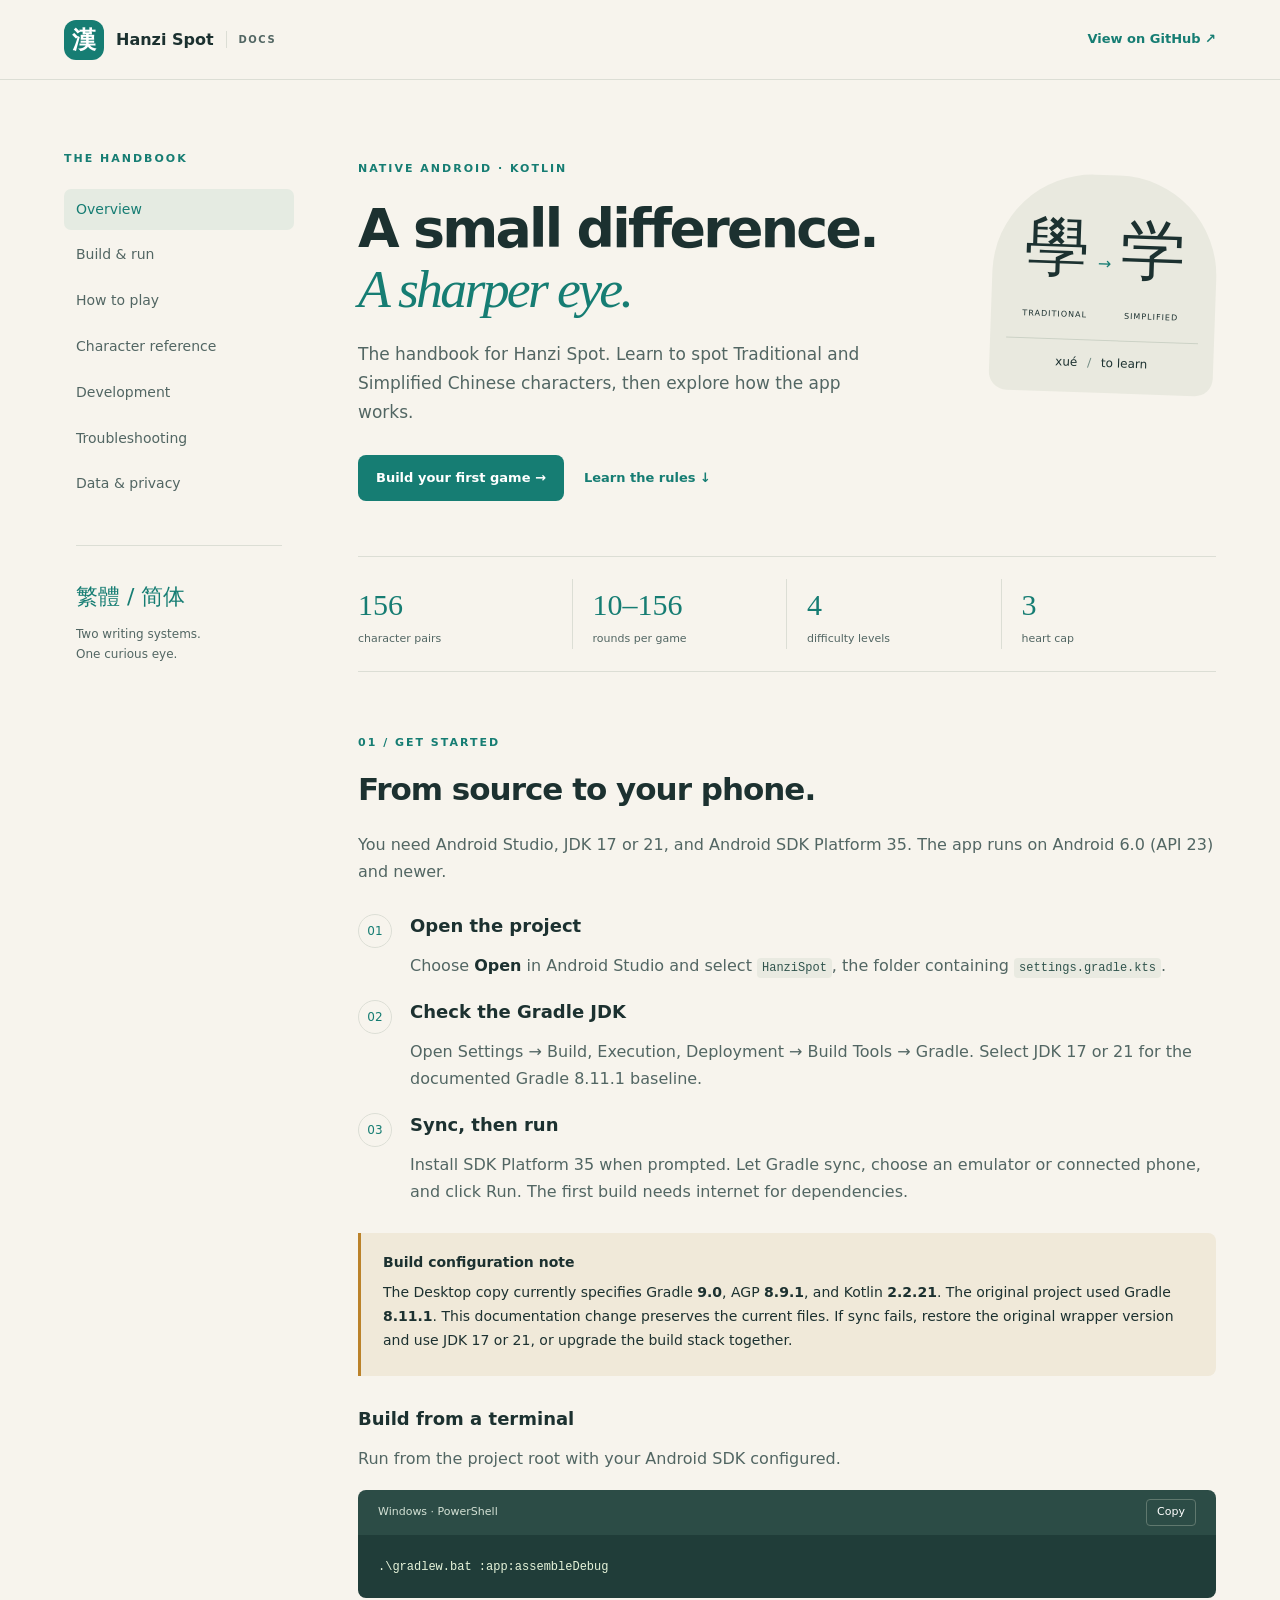
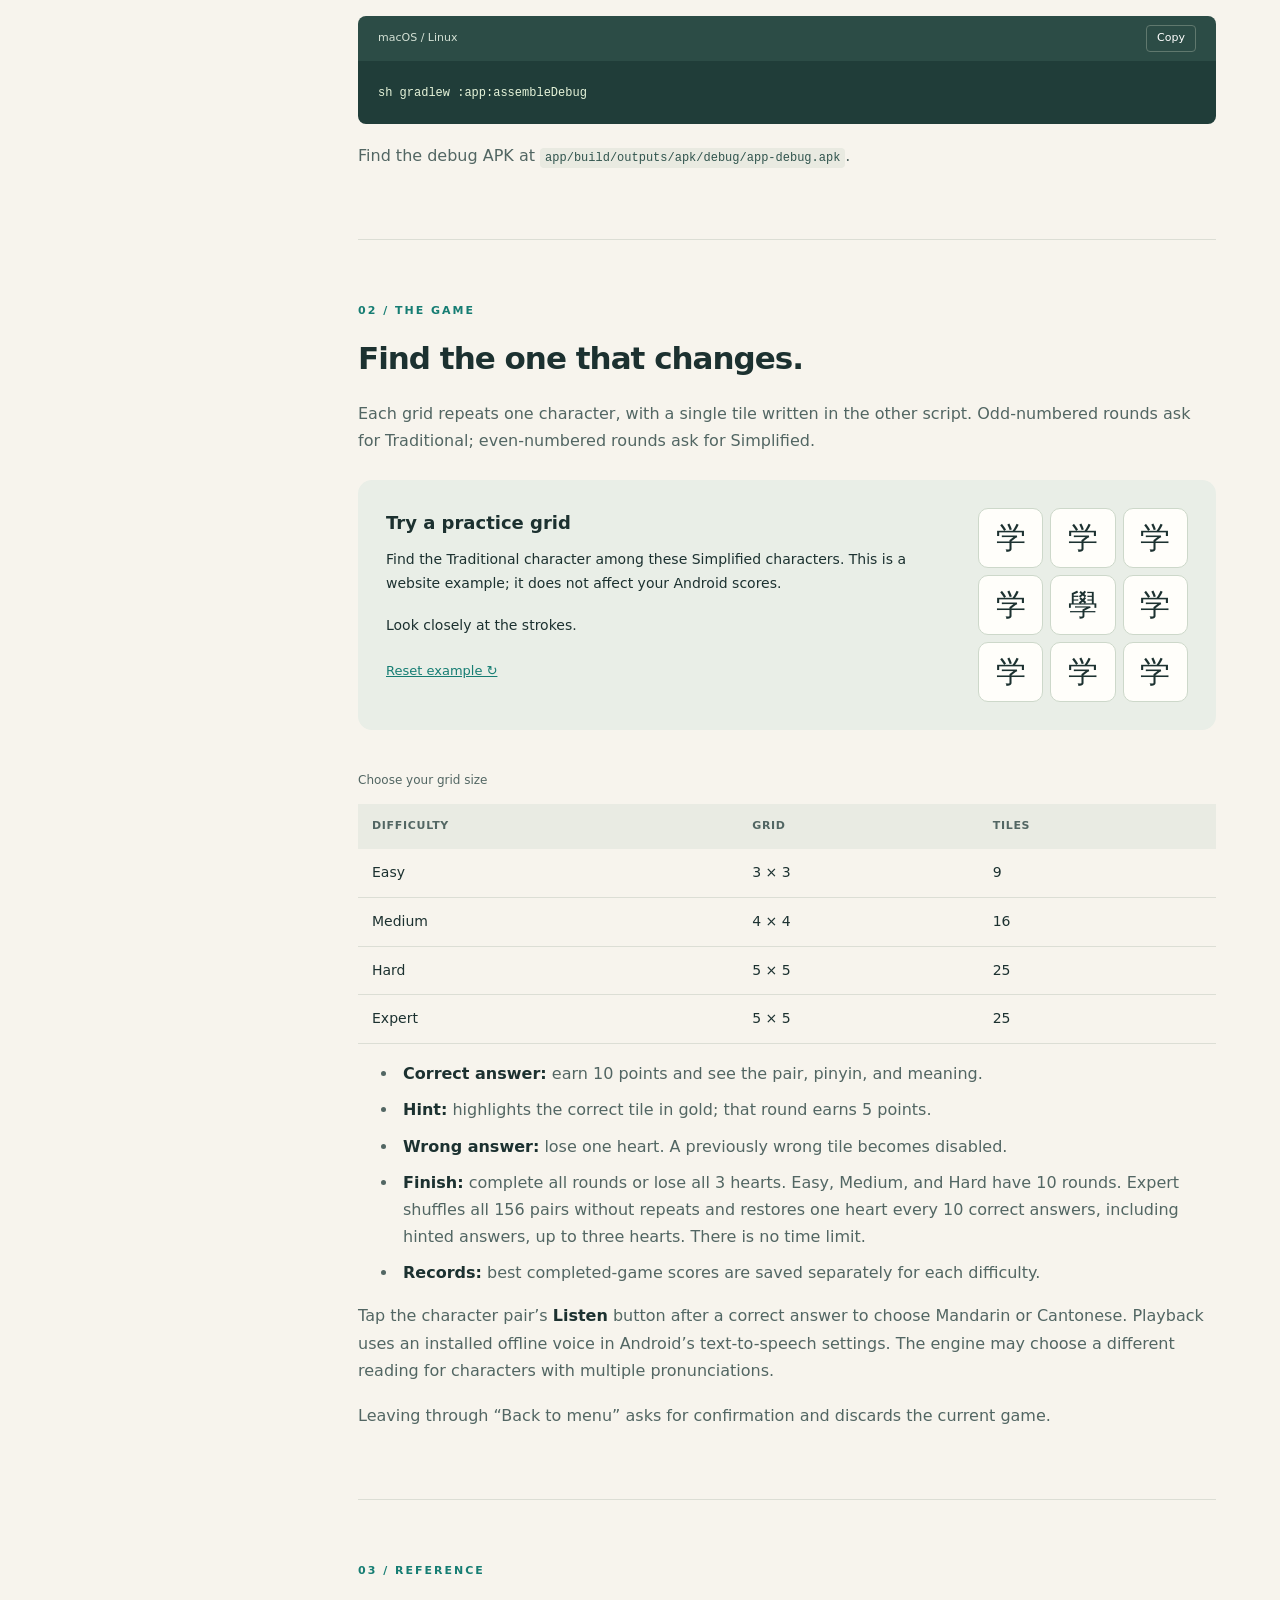
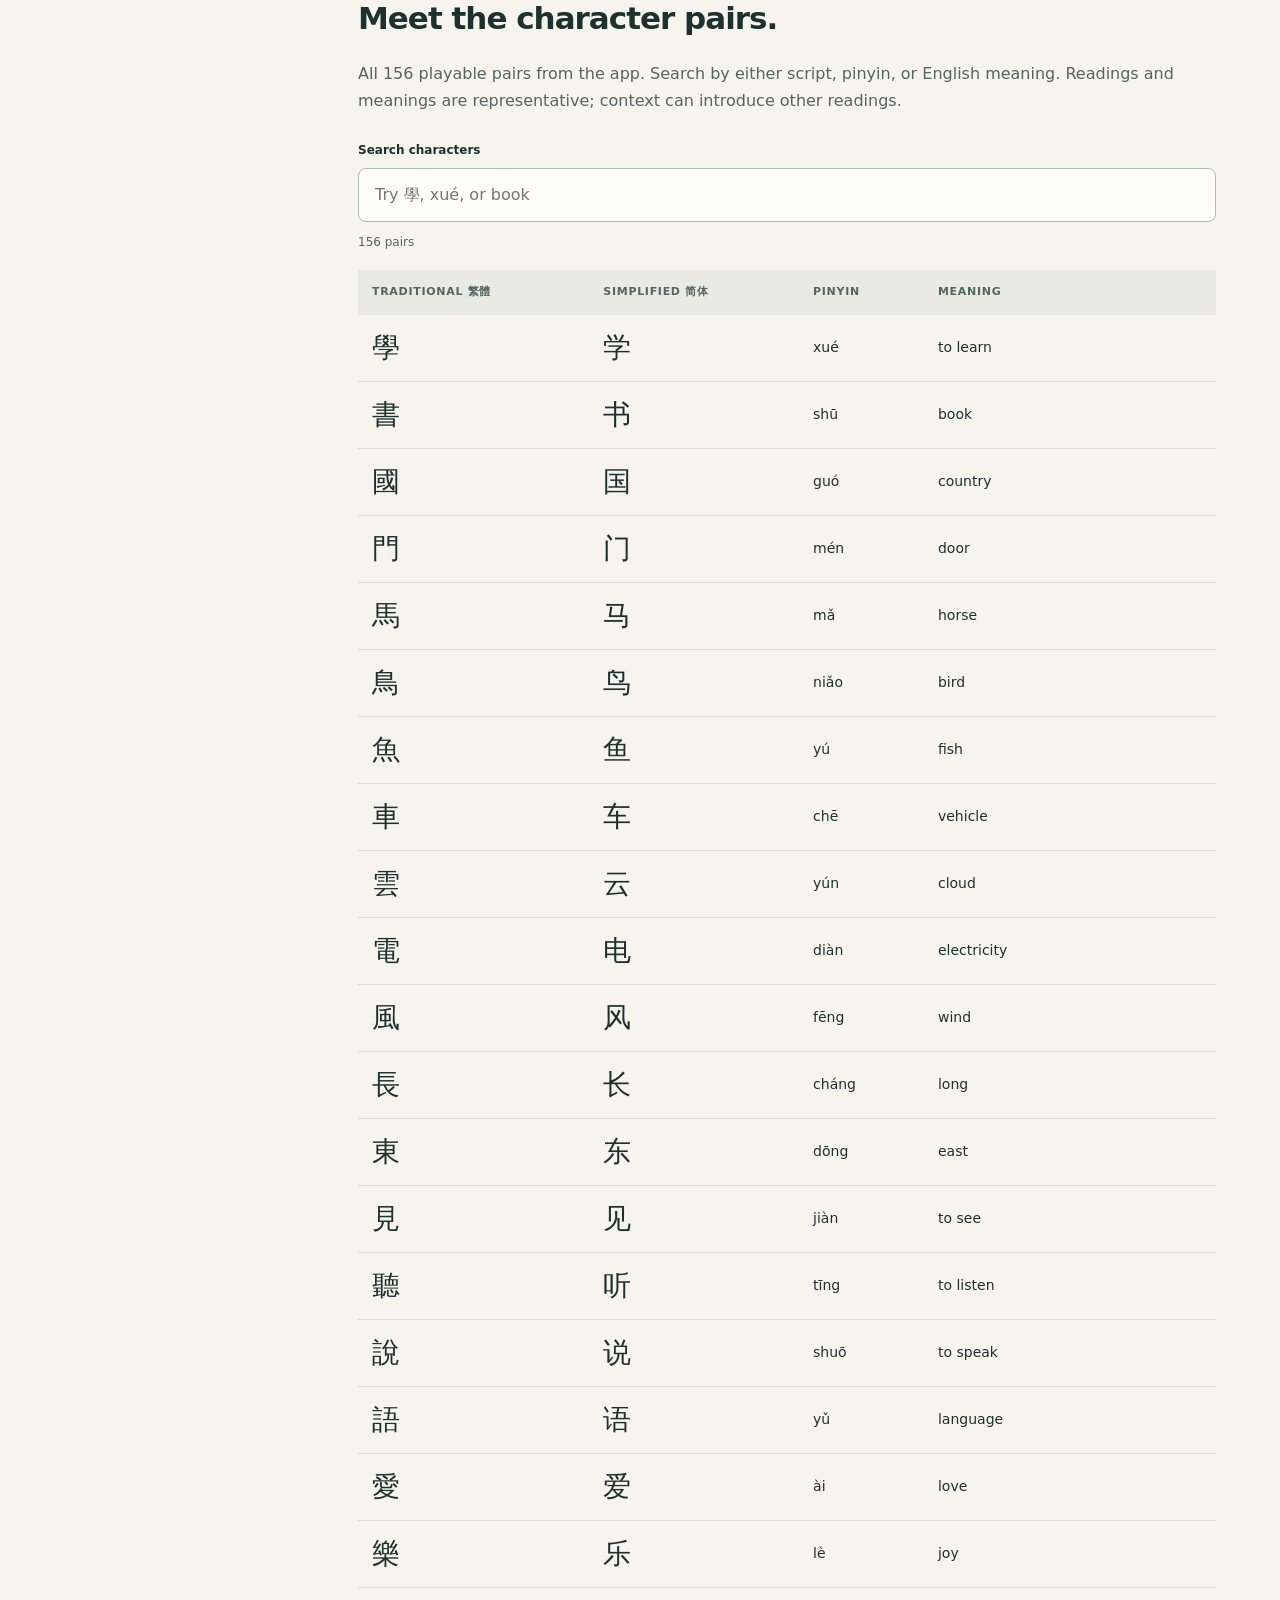
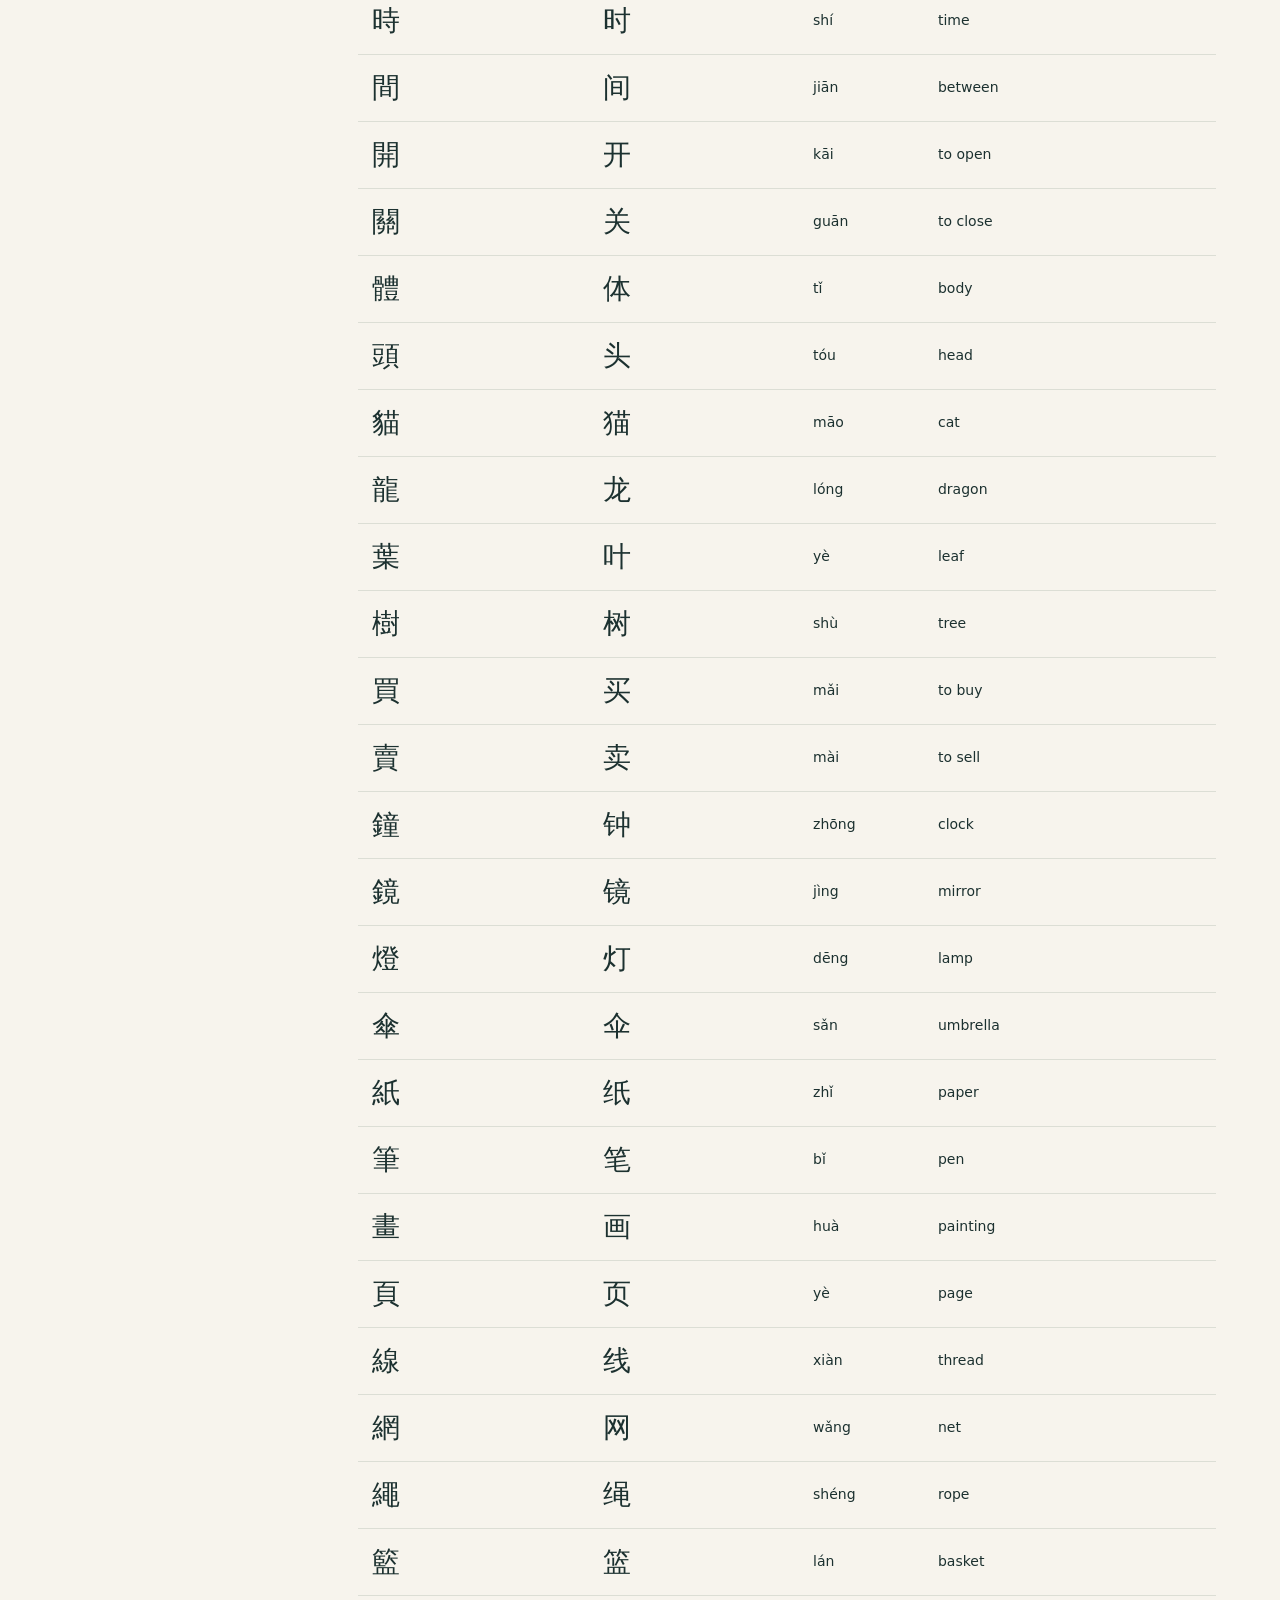
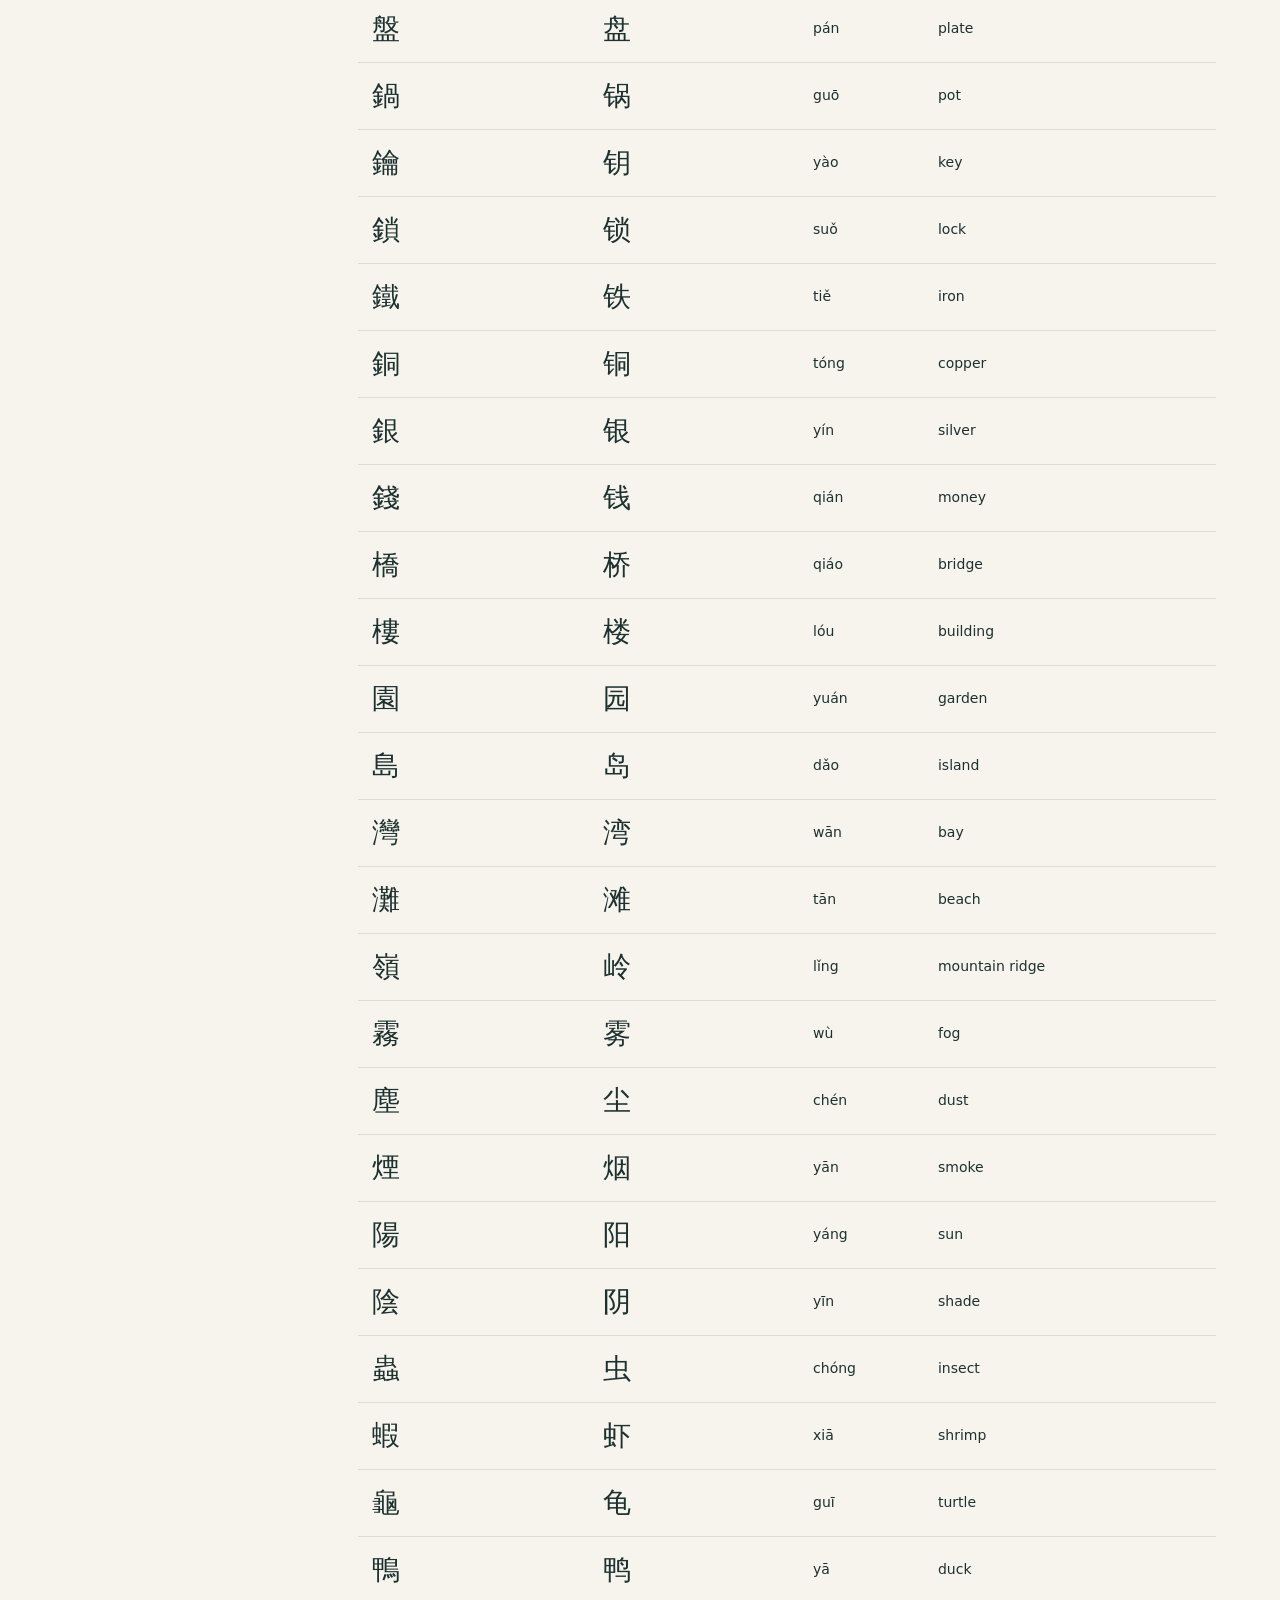
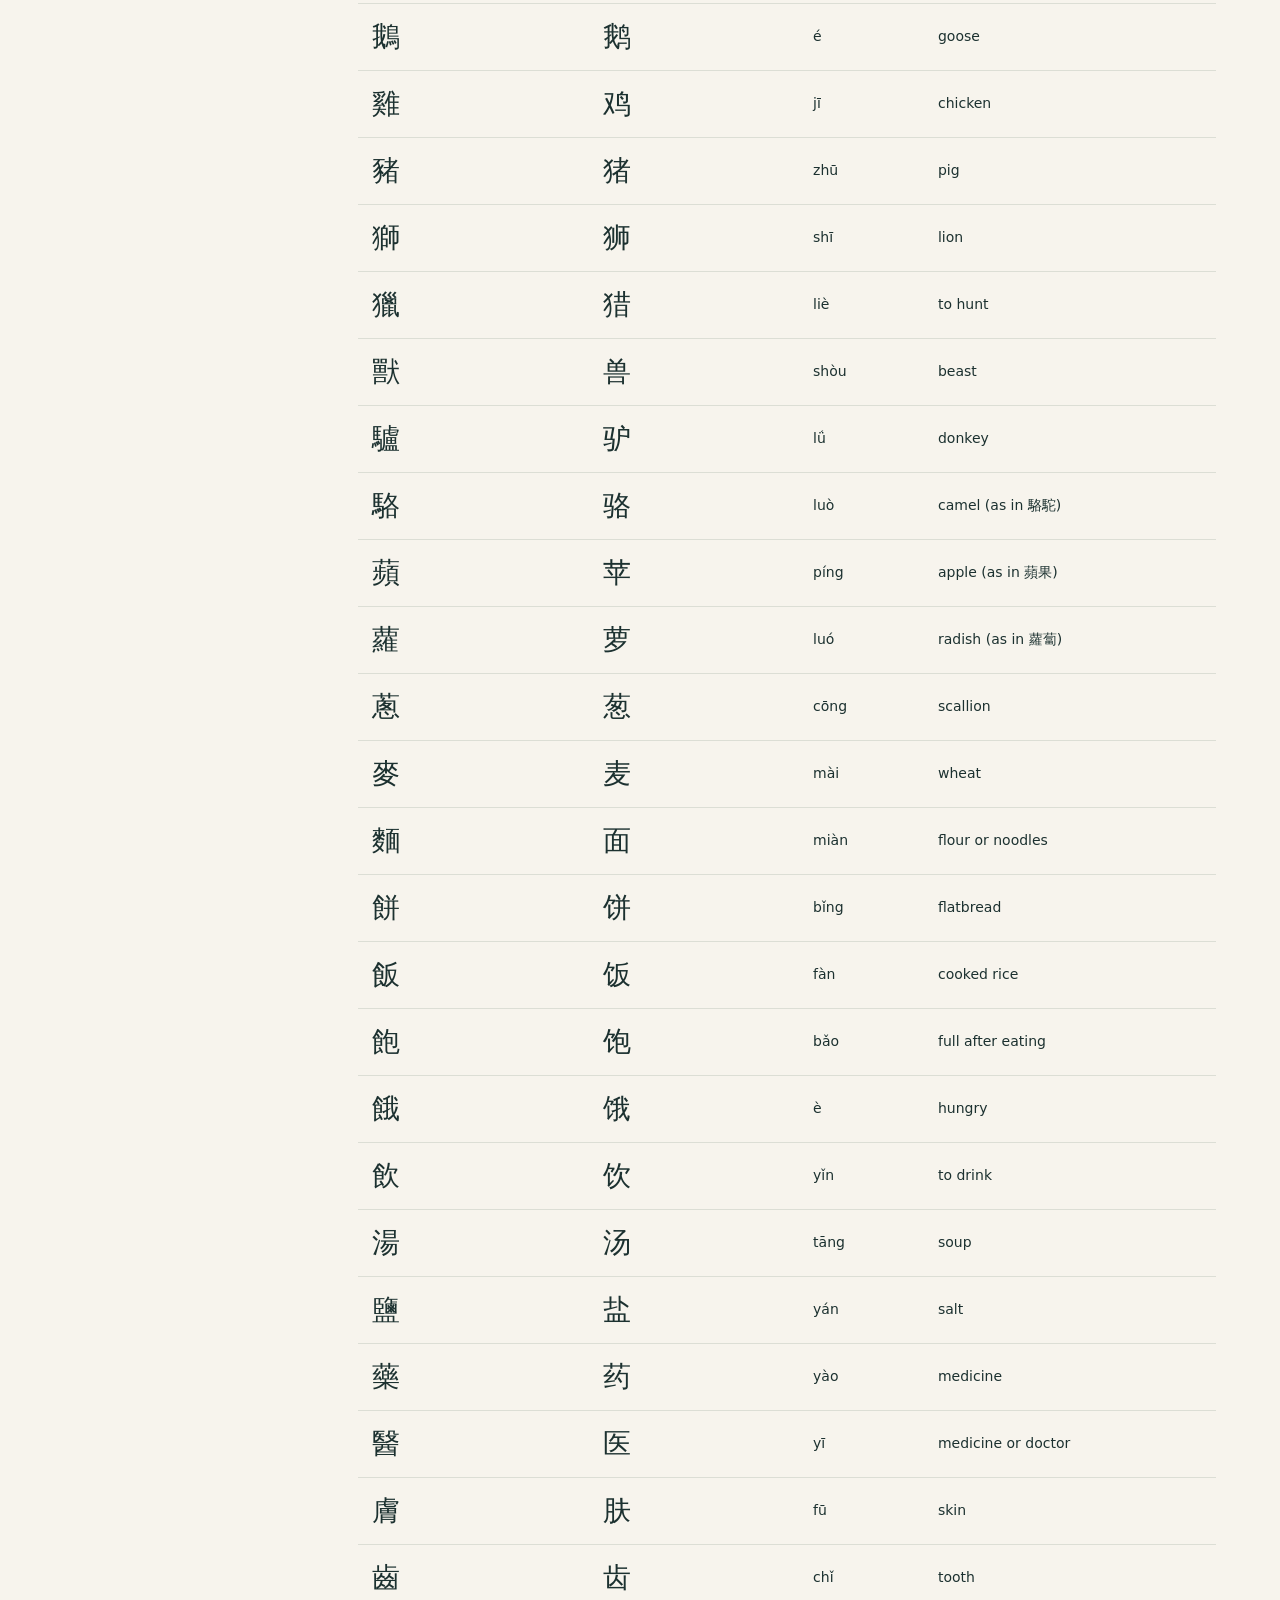
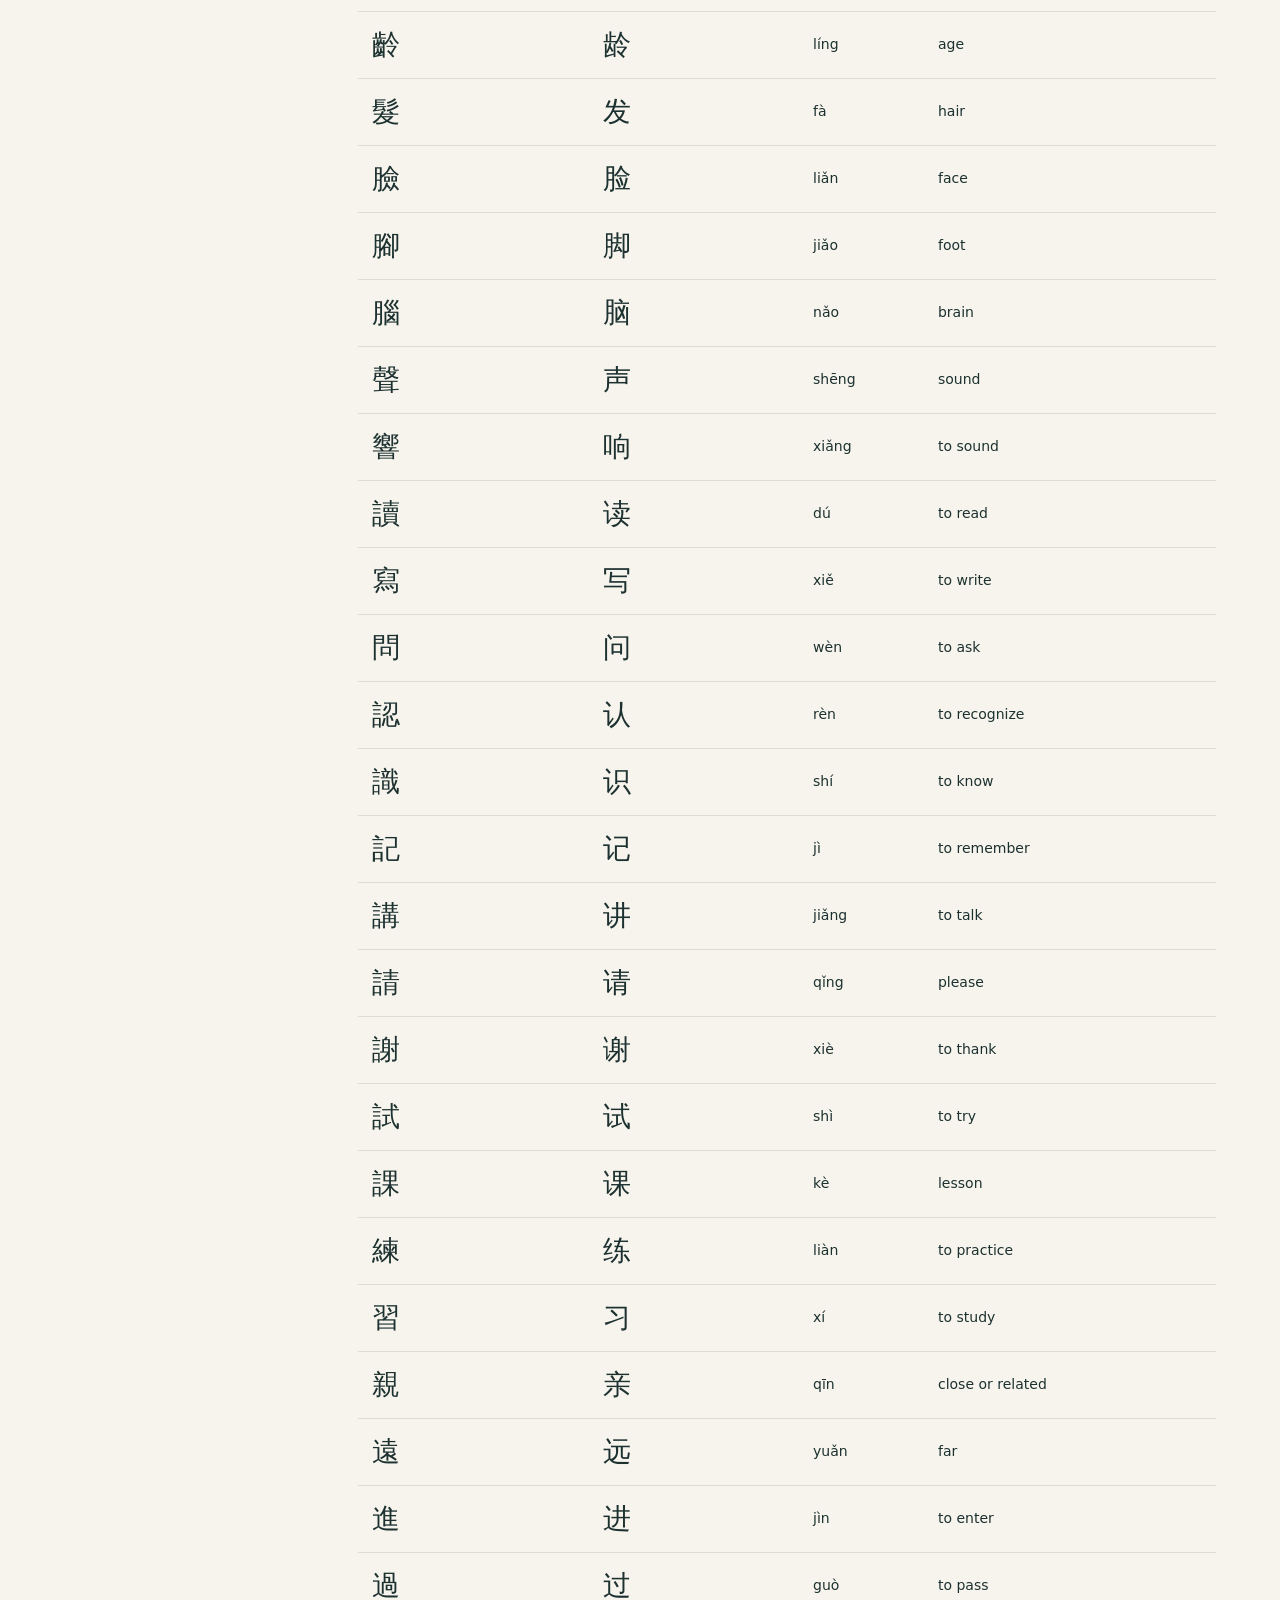
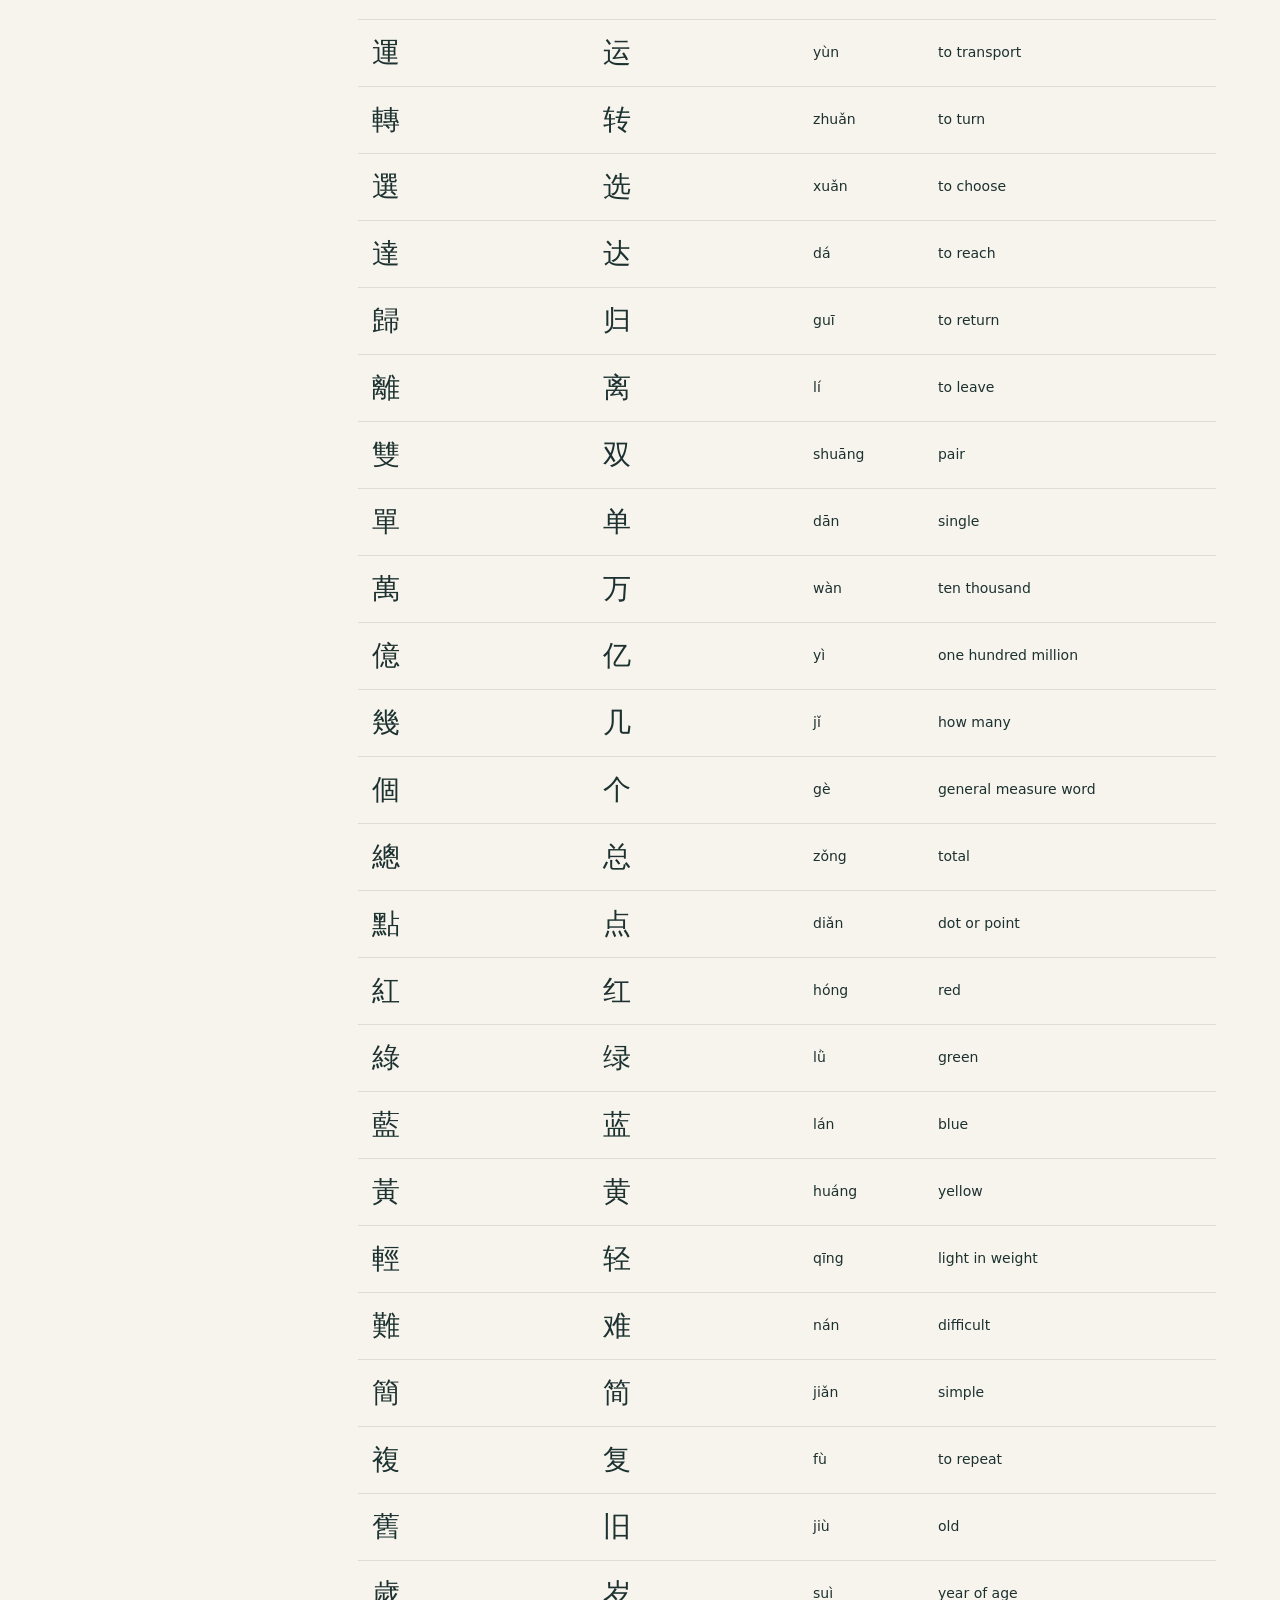
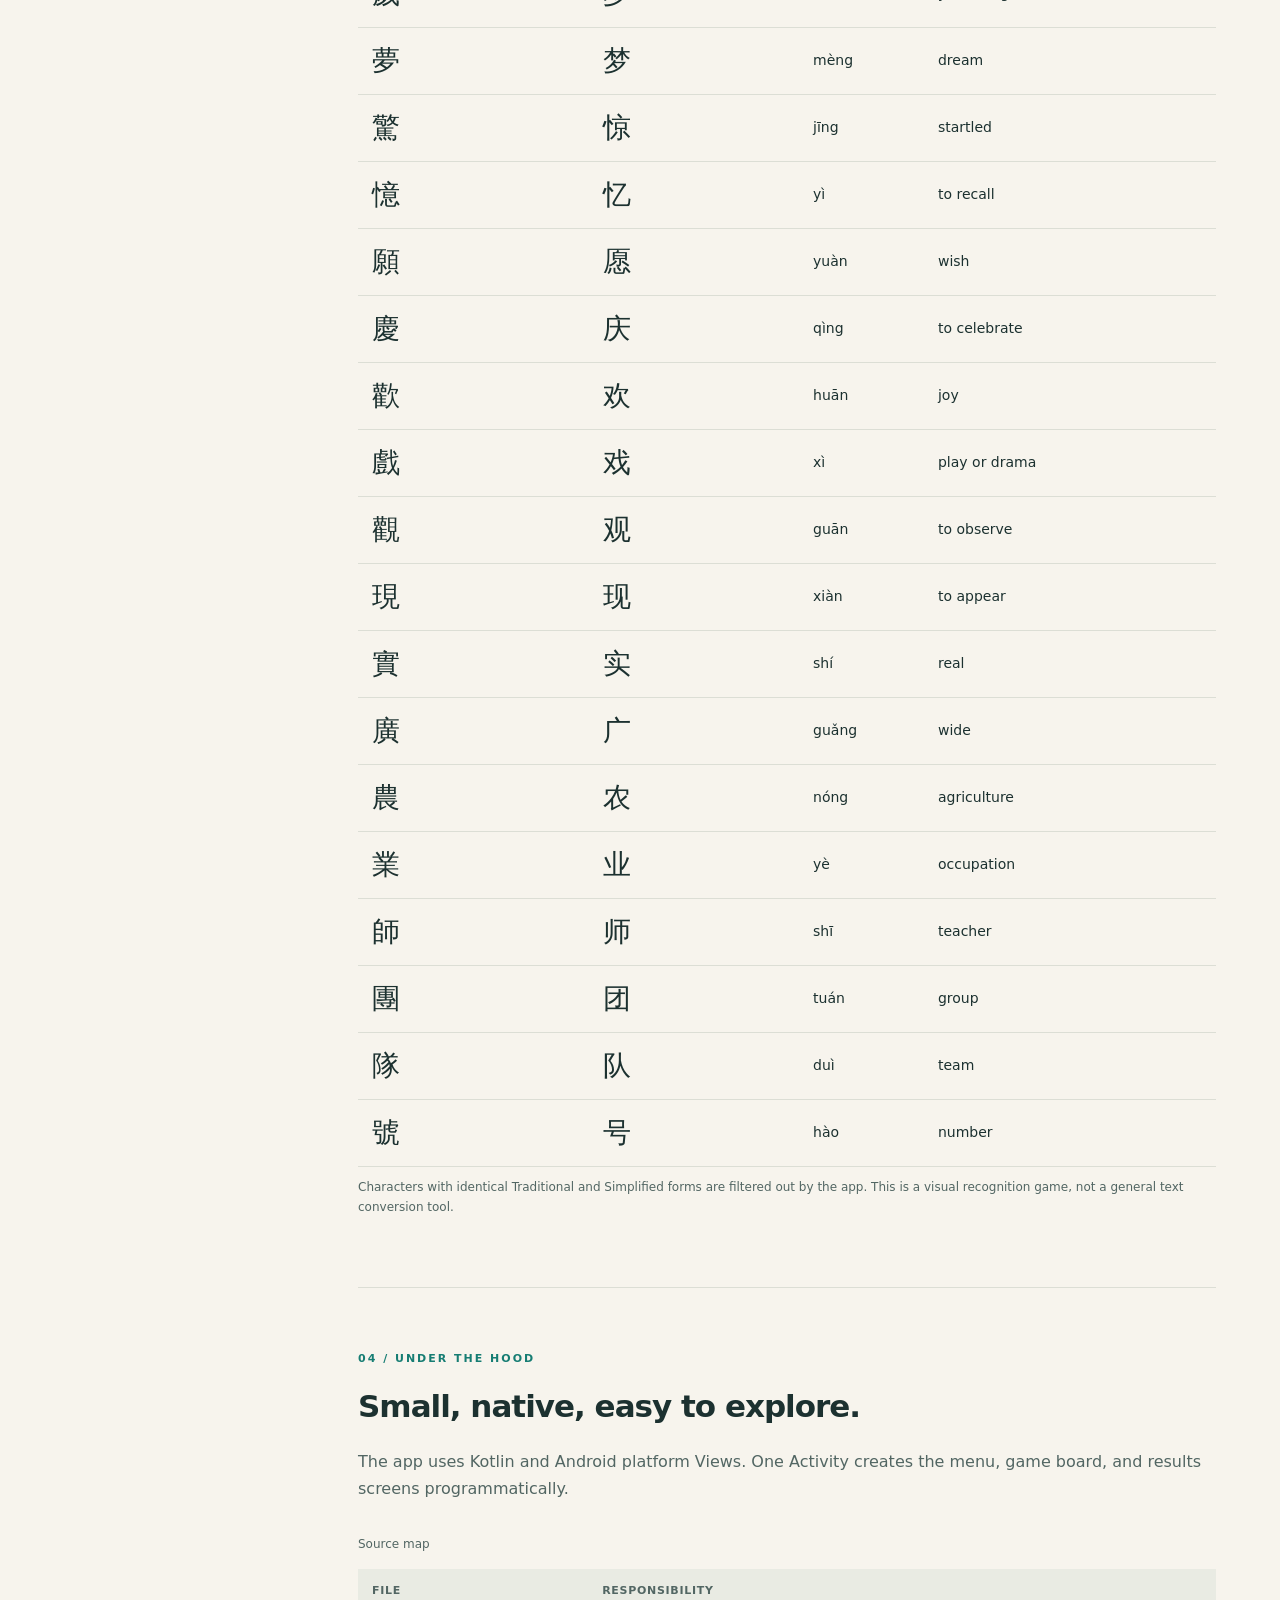
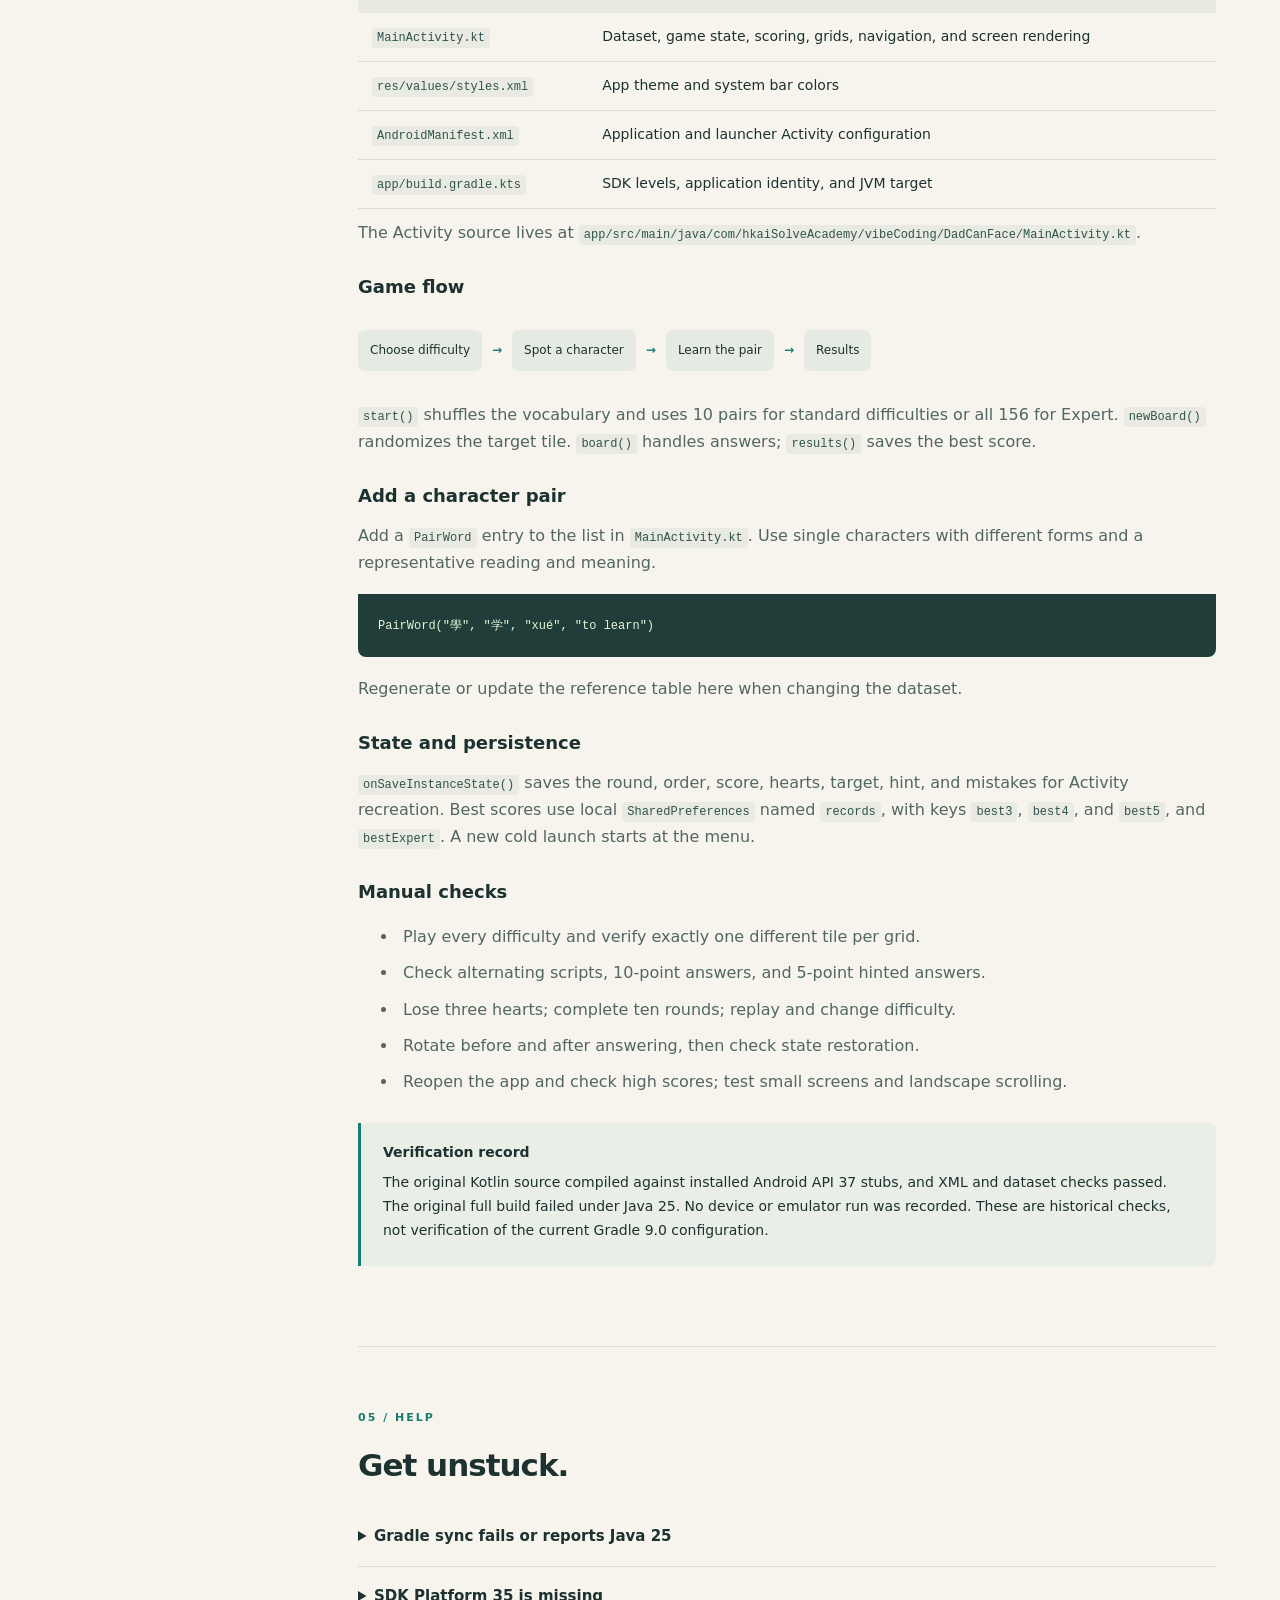
<file: doc/index.html>
<!doctype html>
<html lang="en"><head><meta charset="utf-8"><meta name="viewport" content="width=device-width, initial-scale=1"><meta name="description" content="The Hanzi Spot handbook: play, build, and extend a native Kotlin game for Traditional and Simplified Chinese characters."><meta name="theme-color" content="#167d73"><title>Hanzi Spot · Documentation</title><link rel="icon" href="favicon.svg" type="image/svg+xml"><link rel="stylesheet" href="style.css"><script src="app.js" defer></script></head>
<body><a class="skip" href="#content">Skip to content</a>
<header><a class="brand" href="#overview"><span class="mark" lang="zh">漢</span> Hanzi Spot <span class="tag">DOCS</span></a><a class="github" href="https://github.com/DadCanFace/HanziSpot">View on GitHub ↗</a></header>
<div class="layout"><aside><p class="nav-label">THE HANDBOOK</p><nav aria-label="Documentation"><a href="#overview">Overview</a><a href="#quickstart">Build & run</a><a href="#gameplay">How to play</a><a href="#characters">Character reference</a><a href="#development">Development</a><a href="#troubleshooting">Troubleshooting</a><a href="#privacy">Data & privacy</a></nav><div class="aside-note"><span lang="zh">繁體 / 简体</span><br>Two writing systems.<br>One curious eye.</div></aside>
<main id="content"><section id="overview" class="hero"><p class="eyebrow">NATIVE ANDROID · KOTLIN</p><h1>A small difference.<br><em>A sharper eye.</em></h1><p class="lede">The handbook for Hanzi Spot. Learn to spot Traditional and Simplified Chinese characters, then explore how the app works.</p><div class="actions"><a class="primary" href="#quickstart">Build your first game →</a><a href="#gameplay">Learn the rules ↓</a></div><div class="hero-pair" aria-label="Traditional xue to Simplified xue"><div><span lang="zh-Hant">學</span><small>TRADITIONAL</small></div><b>→</b><div><span lang="zh-Hans">学</span><small>SIMPLIFIED</small></div><p>xué <span> / </span> to learn</p></div></section>
<div class="facts"><div><strong>156</strong><span>character pairs</span></div><div><strong>10–156</strong><span>rounds per game</span></div><div><strong>4</strong><span>difficulty levels</span></div><div><strong>3</strong><span>heart cap</span></div></div>
<section id="quickstart"><p class="eyebrow">01 / GET STARTED</p><h2>From source to your phone.</h2><p>You need Android Studio, JDK 17 or 21, and Android SDK Platform 35. The app runs on Android 6.0 (API 23) and newer.</p><ol class="steps"><li><h3>Open the project</h3><p>Choose <strong>Open</strong> in Android Studio and select <code>HanziSpot</code>, the folder containing <code>settings.gradle.kts</code>.</p></li><li><h3>Check the Gradle JDK</h3><p>Open Settings → Build, Execution, Deployment → Build Tools → Gradle. Select JDK 17 or 21 for the documented Gradle 8.11.1 baseline.</p></li><li><h3>Sync, then run</h3><p>Install SDK Platform 35 when prompted. Let Gradle sync, choose an emulator or connected phone, and click Run. The first build needs internet for dependencies.</p></li></ol>
<div class="callout"><strong>Build configuration note</strong><p>The Desktop copy currently specifies Gradle <strong>9.0</strong>, AGP <strong>8.9.1</strong>, and Kotlin <strong>2.2.21</strong>. The original project used Gradle <strong>8.11.1</strong>. This documentation change preserves the current files. If sync fails, restore the original wrapper version and use JDK 17 or 21, or upgrade the build stack together.</p></div>
<h3>Build from a terminal</h3><p>Run from the project root with your Android SDK configured.</p><div class="code-head"><span>Windows · PowerShell</span><button class="copy" data-copy=".\gradlew.bat :app:assembleDebug">Copy</button></div><pre><code>.\gradlew.bat :app:assembleDebug</code></pre><div class="code-head"><span>macOS / Linux</span><button class="copy" data-copy="sh gradlew :app:assembleDebug">Copy</button></div><pre><code>sh gradlew :app:assembleDebug</code></pre><p>Find the debug APK at <code>app/build/outputs/apk/debug/app-debug.apk</code>.</p></section>
<section id="gameplay"><p class="eyebrow">02 / THE GAME</p><h2>Find the one that changes.</h2><p>Each grid repeats one character, with a single tile written in the other script. Odd-numbered rounds ask for Traditional; even-numbered rounds ask for Simplified.</p><div class="play-example"><div><h3>Try a practice grid</h3><p>Find the Traditional character among these Simplified characters. This is a website example; it does not affect your Android scores.</p><p id="demo-status" role="status" aria-live="polite">Look closely at the strokes.</p><button id="demo-reset" class="text-button">Reset example ↻</button></div><div id="demo-grid" aria-label="Practice character grid"></div></div>
<div class="table-wrap"><table><caption>Choose your grid size</caption><thead><tr><th>Difficulty</th><th>Grid</th><th>Tiles</th></tr></thead><tbody><tr><td>Easy</td><td>3 × 3</td><td>9</td></tr><tr><td>Medium</td><td>4 × 4</td><td>16</td></tr><tr><td>Hard</td><td>5 × 5</td><td>25</td></tr><tr><td>Expert</td><td>5 × 5</td><td>25</td></tr></tbody></table></div><ul><li><strong>Correct answer:</strong> earn 10 points and see the pair, pinyin, and meaning.</li><li><strong>Hint:</strong> highlights the correct tile in gold; that round earns 5 points.</li><li><strong>Wrong answer:</strong> lose one heart. A previously wrong tile becomes disabled.</li><li><strong>Finish:</strong> complete all rounds or lose all 3 hearts. Easy, Medium, and Hard have 10 rounds. Expert shuffles all 156 pairs without repeats and restores one heart every 10 correct answers, including hinted answers, up to three hearts. There is no time limit.</li><li><strong>Records:</strong> best completed-game scores are saved separately for each difficulty.</li></ul><p>Tap the character pair’s <strong>Listen</strong> button after a correct answer to choose Mandarin or Cantonese. Playback uses an installed offline voice in Android’s text-to-speech settings. The engine may choose a different reading for characters with multiple pronunciations.</p><p>Leaving through “Back to menu” asks for confirmation and discards the current game.</p></section>
<section id="characters"><p class="eyebrow">03 / REFERENCE</p><h2>Meet the character pairs.</h2><p>All 156 playable pairs from the app. Search by either script, pinyin, or English meaning. Readings and meanings are representative; context can introduce other readings.</p><label class="search-label" for="search">Search characters</label><input type="search" id="search" placeholder="Try 學, xué, or book" autocomplete="off"><p class="result-count" id="result-count" role="status">156 pairs</p><div class="table-wrap"><table id="pair-table"><caption class="sr-only">Playable Traditional and Simplified character pairs</caption><thead><tr><th>Traditional 繁體</th><th>Simplified 简体</th><th>Pinyin</th><th>Meaning</th></tr></thead><tbody><tr><td lang="zh-Hant">學</td><td lang="zh-Hans">学</td><td>xué</td><td>to learn</td></tr>
<tr><td lang="zh-Hant">書</td><td lang="zh-Hans">书</td><td>shū</td><td>book</td></tr>
<tr><td lang="zh-Hant">國</td><td lang="zh-Hans">国</td><td>guó</td><td>country</td></tr>
<tr><td lang="zh-Hant">門</td><td lang="zh-Hans">门</td><td>mén</td><td>door</td></tr>
<tr><td lang="zh-Hant">馬</td><td lang="zh-Hans">马</td><td>mǎ</td><td>horse</td></tr>
<tr><td lang="zh-Hant">鳥</td><td lang="zh-Hans">鸟</td><td>niǎo</td><td>bird</td></tr>
<tr><td lang="zh-Hant">魚</td><td lang="zh-Hans">鱼</td><td>yú</td><td>fish</td></tr>
<tr><td lang="zh-Hant">車</td><td lang="zh-Hans">车</td><td>chē</td><td>vehicle</td></tr>
<tr><td lang="zh-Hant">雲</td><td lang="zh-Hans">云</td><td>yún</td><td>cloud</td></tr>
<tr><td lang="zh-Hant">電</td><td lang="zh-Hans">电</td><td>diàn</td><td>electricity</td></tr>
<tr><td lang="zh-Hant">風</td><td lang="zh-Hans">风</td><td>fēng</td><td>wind</td></tr>
<tr><td lang="zh-Hant">長</td><td lang="zh-Hans">长</td><td>cháng</td><td>long</td></tr>
<tr><td lang="zh-Hant">東</td><td lang="zh-Hans">东</td><td>dōng</td><td>east</td></tr>
<tr><td lang="zh-Hant">見</td><td lang="zh-Hans">见</td><td>jiàn</td><td>to see</td></tr>
<tr><td lang="zh-Hant">聽</td><td lang="zh-Hans">听</td><td>tīng</td><td>to listen</td></tr>
<tr><td lang="zh-Hant">說</td><td lang="zh-Hans">说</td><td>shuō</td><td>to speak</td></tr>
<tr><td lang="zh-Hant">語</td><td lang="zh-Hans">语</td><td>yǔ</td><td>language</td></tr>
<tr><td lang="zh-Hant">愛</td><td lang="zh-Hans">爱</td><td>ài</td><td>love</td></tr>
<tr><td lang="zh-Hant">樂</td><td lang="zh-Hans">乐</td><td>lè</td><td>joy</td></tr>
<tr><td lang="zh-Hant">時</td><td lang="zh-Hans">时</td><td>shí</td><td>time</td></tr>
<tr><td lang="zh-Hant">間</td><td lang="zh-Hans">间</td><td>jiān</td><td>between</td></tr>
<tr><td lang="zh-Hant">開</td><td lang="zh-Hans">开</td><td>kāi</td><td>to open</td></tr>
<tr><td lang="zh-Hant">關</td><td lang="zh-Hans">关</td><td>guān</td><td>to close</td></tr>
<tr><td lang="zh-Hant">體</td><td lang="zh-Hans">体</td><td>tǐ</td><td>body</td></tr>
<tr><td lang="zh-Hant">頭</td><td lang="zh-Hans">头</td><td>tóu</td><td>head</td></tr>
<tr><td lang="zh-Hant">貓</td><td lang="zh-Hans">猫</td><td>māo</td><td>cat</td></tr>
<tr><td lang="zh-Hant">龍</td><td lang="zh-Hans">龙</td><td>lóng</td><td>dragon</td></tr>
<tr><td lang="zh-Hant">葉</td><td lang="zh-Hans">叶</td><td>yè</td><td>leaf</td></tr>
<tr><td lang="zh-Hant">樹</td><td lang="zh-Hans">树</td><td>shù</td><td>tree</td></tr>
<tr><td lang="zh-Hant">買</td><td lang="zh-Hans">买</td><td>mǎi</td><td>to buy</td></tr>
<tr><td lang="zh-Hant">賣</td><td lang="zh-Hans">卖</td><td>mài</td><td>to sell</td></tr>
<tr><td lang="zh-Hant">鐘</td><td lang="zh-Hans">钟</td><td>zhōng</td><td>clock</td></tr>
<tr><td lang="zh-Hant">鏡</td><td lang="zh-Hans">镜</td><td>jìng</td><td>mirror</td></tr>
<tr><td lang="zh-Hant">燈</td><td lang="zh-Hans">灯</td><td>dēng</td><td>lamp</td></tr>
<tr><td lang="zh-Hant">傘</td><td lang="zh-Hans">伞</td><td>sǎn</td><td>umbrella</td></tr>
<tr><td lang="zh-Hant">紙</td><td lang="zh-Hans">纸</td><td>zhǐ</td><td>paper</td></tr>
<tr><td lang="zh-Hant">筆</td><td lang="zh-Hans">笔</td><td>bǐ</td><td>pen</td></tr>
<tr><td lang="zh-Hant">畫</td><td lang="zh-Hans">画</td><td>huà</td><td>painting</td></tr>
<tr><td lang="zh-Hant">頁</td><td lang="zh-Hans">页</td><td>yè</td><td>page</td></tr>
<tr><td lang="zh-Hant">線</td><td lang="zh-Hans">线</td><td>xiàn</td><td>thread</td></tr>
<tr><td lang="zh-Hant">網</td><td lang="zh-Hans">网</td><td>wǎng</td><td>net</td></tr>
<tr><td lang="zh-Hant">繩</td><td lang="zh-Hans">绳</td><td>shéng</td><td>rope</td></tr>
<tr><td lang="zh-Hant">籃</td><td lang="zh-Hans">篮</td><td>lán</td><td>basket</td></tr>
<tr><td lang="zh-Hant">盤</td><td lang="zh-Hans">盘</td><td>pán</td><td>plate</td></tr>
<tr><td lang="zh-Hant">鍋</td><td lang="zh-Hans">锅</td><td>guō</td><td>pot</td></tr>
<tr><td lang="zh-Hant">鑰</td><td lang="zh-Hans">钥</td><td>yào</td><td>key</td></tr>
<tr><td lang="zh-Hant">鎖</td><td lang="zh-Hans">锁</td><td>suǒ</td><td>lock</td></tr>
<tr><td lang="zh-Hant">鐵</td><td lang="zh-Hans">铁</td><td>tiě</td><td>iron</td></tr>
<tr><td lang="zh-Hant">銅</td><td lang="zh-Hans">铜</td><td>tóng</td><td>copper</td></tr>
<tr><td lang="zh-Hant">銀</td><td lang="zh-Hans">银</td><td>yín</td><td>silver</td></tr>
<tr><td lang="zh-Hant">錢</td><td lang="zh-Hans">钱</td><td>qián</td><td>money</td></tr>
<tr><td lang="zh-Hant">橋</td><td lang="zh-Hans">桥</td><td>qiáo</td><td>bridge</td></tr>
<tr><td lang="zh-Hant">樓</td><td lang="zh-Hans">楼</td><td>lóu</td><td>building</td></tr>
<tr><td lang="zh-Hant">園</td><td lang="zh-Hans">园</td><td>yuán</td><td>garden</td></tr>
<tr><td lang="zh-Hant">島</td><td lang="zh-Hans">岛</td><td>dǎo</td><td>island</td></tr>
<tr><td lang="zh-Hant">灣</td><td lang="zh-Hans">湾</td><td>wān</td><td>bay</td></tr>
<tr><td lang="zh-Hant">灘</td><td lang="zh-Hans">滩</td><td>tān</td><td>beach</td></tr>
<tr><td lang="zh-Hant">嶺</td><td lang="zh-Hans">岭</td><td>lǐng</td><td>mountain ridge</td></tr>
<tr><td lang="zh-Hant">霧</td><td lang="zh-Hans">雾</td><td>wù</td><td>fog</td></tr>
<tr><td lang="zh-Hant">塵</td><td lang="zh-Hans">尘</td><td>chén</td><td>dust</td></tr>
<tr><td lang="zh-Hant">煙</td><td lang="zh-Hans">烟</td><td>yān</td><td>smoke</td></tr>
<tr><td lang="zh-Hant">陽</td><td lang="zh-Hans">阳</td><td>yáng</td><td>sun</td></tr>
<tr><td lang="zh-Hant">陰</td><td lang="zh-Hans">阴</td><td>yīn</td><td>shade</td></tr>
<tr><td lang="zh-Hant">蟲</td><td lang="zh-Hans">虫</td><td>chóng</td><td>insect</td></tr>
<tr><td lang="zh-Hant">蝦</td><td lang="zh-Hans">虾</td><td>xiā</td><td>shrimp</td></tr>
<tr><td lang="zh-Hant">龜</td><td lang="zh-Hans">龟</td><td>guī</td><td>turtle</td></tr>
<tr><td lang="zh-Hant">鴨</td><td lang="zh-Hans">鸭</td><td>yā</td><td>duck</td></tr>
<tr><td lang="zh-Hant">鵝</td><td lang="zh-Hans">鹅</td><td>é</td><td>goose</td></tr>
<tr><td lang="zh-Hant">雞</td><td lang="zh-Hans">鸡</td><td>jī</td><td>chicken</td></tr>
<tr><td lang="zh-Hant">豬</td><td lang="zh-Hans">猪</td><td>zhū</td><td>pig</td></tr>
<tr><td lang="zh-Hant">獅</td><td lang="zh-Hans">狮</td><td>shī</td><td>lion</td></tr>
<tr><td lang="zh-Hant">獵</td><td lang="zh-Hans">猎</td><td>liè</td><td>to hunt</td></tr>
<tr><td lang="zh-Hant">獸</td><td lang="zh-Hans">兽</td><td>shòu</td><td>beast</td></tr>
<tr><td lang="zh-Hant">驢</td><td lang="zh-Hans">驴</td><td>lǘ</td><td>donkey</td></tr>
<tr><td lang="zh-Hant">駱</td><td lang="zh-Hans">骆</td><td>luò</td><td>camel (as in 駱駝)</td></tr>
<tr><td lang="zh-Hant">蘋</td><td lang="zh-Hans">苹</td><td>píng</td><td>apple (as in 蘋果)</td></tr>
<tr><td lang="zh-Hant">蘿</td><td lang="zh-Hans">萝</td><td>luó</td><td>radish (as in 蘿蔔)</td></tr>
<tr><td lang="zh-Hant">蔥</td><td lang="zh-Hans">葱</td><td>cōng</td><td>scallion</td></tr>
<tr><td lang="zh-Hant">麥</td><td lang="zh-Hans">麦</td><td>mài</td><td>wheat</td></tr>
<tr><td lang="zh-Hant">麵</td><td lang="zh-Hans">面</td><td>miàn</td><td>flour or noodles</td></tr>
<tr><td lang="zh-Hant">餅</td><td lang="zh-Hans">饼</td><td>bǐng</td><td>flatbread</td></tr>
<tr><td lang="zh-Hant">飯</td><td lang="zh-Hans">饭</td><td>fàn</td><td>cooked rice</td></tr>
<tr><td lang="zh-Hant">飽</td><td lang="zh-Hans">饱</td><td>bǎo</td><td>full after eating</td></tr>
<tr><td lang="zh-Hant">餓</td><td lang="zh-Hans">饿</td><td>è</td><td>hungry</td></tr>
<tr><td lang="zh-Hant">飲</td><td lang="zh-Hans">饮</td><td>yǐn</td><td>to drink</td></tr>
<tr><td lang="zh-Hant">湯</td><td lang="zh-Hans">汤</td><td>tāng</td><td>soup</td></tr>
<tr><td lang="zh-Hant">鹽</td><td lang="zh-Hans">盐</td><td>yán</td><td>salt</td></tr>
<tr><td lang="zh-Hant">藥</td><td lang="zh-Hans">药</td><td>yào</td><td>medicine</td></tr>
<tr><td lang="zh-Hant">醫</td><td lang="zh-Hans">医</td><td>yī</td><td>medicine or doctor</td></tr>
<tr><td lang="zh-Hant">膚</td><td lang="zh-Hans">肤</td><td>fū</td><td>skin</td></tr>
<tr><td lang="zh-Hant">齒</td><td lang="zh-Hans">齿</td><td>chǐ</td><td>tooth</td></tr>
<tr><td lang="zh-Hant">齡</td><td lang="zh-Hans">龄</td><td>líng</td><td>age</td></tr>
<tr><td lang="zh-Hant">髮</td><td lang="zh-Hans">发</td><td>fà</td><td>hair</td></tr>
<tr><td lang="zh-Hant">臉</td><td lang="zh-Hans">脸</td><td>liǎn</td><td>face</td></tr>
<tr><td lang="zh-Hant">腳</td><td lang="zh-Hans">脚</td><td>jiǎo</td><td>foot</td></tr>
<tr><td lang="zh-Hant">腦</td><td lang="zh-Hans">脑</td><td>nǎo</td><td>brain</td></tr>
<tr><td lang="zh-Hant">聲</td><td lang="zh-Hans">声</td><td>shēng</td><td>sound</td></tr>
<tr><td lang="zh-Hant">響</td><td lang="zh-Hans">响</td><td>xiǎng</td><td>to sound</td></tr>
<tr><td lang="zh-Hant">讀</td><td lang="zh-Hans">读</td><td>dú</td><td>to read</td></tr>
<tr><td lang="zh-Hant">寫</td><td lang="zh-Hans">写</td><td>xiě</td><td>to write</td></tr>
<tr><td lang="zh-Hant">問</td><td lang="zh-Hans">问</td><td>wèn</td><td>to ask</td></tr>
<tr><td lang="zh-Hant">認</td><td lang="zh-Hans">认</td><td>rèn</td><td>to recognize</td></tr>
<tr><td lang="zh-Hant">識</td><td lang="zh-Hans">识</td><td>shí</td><td>to know</td></tr>
<tr><td lang="zh-Hant">記</td><td lang="zh-Hans">记</td><td>jì</td><td>to remember</td></tr>
<tr><td lang="zh-Hant">講</td><td lang="zh-Hans">讲</td><td>jiǎng</td><td>to talk</td></tr>
<tr><td lang="zh-Hant">請</td><td lang="zh-Hans">请</td><td>qǐng</td><td>please</td></tr>
<tr><td lang="zh-Hant">謝</td><td lang="zh-Hans">谢</td><td>xiè</td><td>to thank</td></tr>
<tr><td lang="zh-Hant">試</td><td lang="zh-Hans">试</td><td>shì</td><td>to try</td></tr>
<tr><td lang="zh-Hant">課</td><td lang="zh-Hans">课</td><td>kè</td><td>lesson</td></tr>
<tr><td lang="zh-Hant">練</td><td lang="zh-Hans">练</td><td>liàn</td><td>to practice</td></tr>
<tr><td lang="zh-Hant">習</td><td lang="zh-Hans">习</td><td>xí</td><td>to study</td></tr>
<tr><td lang="zh-Hant">親</td><td lang="zh-Hans">亲</td><td>qīn</td><td>close or related</td></tr>
<tr><td lang="zh-Hant">遠</td><td lang="zh-Hans">远</td><td>yuǎn</td><td>far</td></tr>
<tr><td lang="zh-Hant">進</td><td lang="zh-Hans">进</td><td>jìn</td><td>to enter</td></tr>
<tr><td lang="zh-Hant">過</td><td lang="zh-Hans">过</td><td>guò</td><td>to pass</td></tr>
<tr><td lang="zh-Hant">運</td><td lang="zh-Hans">运</td><td>yùn</td><td>to transport</td></tr>
<tr><td lang="zh-Hant">轉</td><td lang="zh-Hans">转</td><td>zhuǎn</td><td>to turn</td></tr>
<tr><td lang="zh-Hant">選</td><td lang="zh-Hans">选</td><td>xuǎn</td><td>to choose</td></tr>
<tr><td lang="zh-Hant">達</td><td lang="zh-Hans">达</td><td>dá</td><td>to reach</td></tr>
<tr><td lang="zh-Hant">歸</td><td lang="zh-Hans">归</td><td>guī</td><td>to return</td></tr>
<tr><td lang="zh-Hant">離</td><td lang="zh-Hans">离</td><td>lí</td><td>to leave</td></tr>
<tr><td lang="zh-Hant">雙</td><td lang="zh-Hans">双</td><td>shuāng</td><td>pair</td></tr>
<tr><td lang="zh-Hant">單</td><td lang="zh-Hans">单</td><td>dān</td><td>single</td></tr>
<tr><td lang="zh-Hant">萬</td><td lang="zh-Hans">万</td><td>wàn</td><td>ten thousand</td></tr>
<tr><td lang="zh-Hant">億</td><td lang="zh-Hans">亿</td><td>yì</td><td>one hundred million</td></tr>
<tr><td lang="zh-Hant">幾</td><td lang="zh-Hans">几</td><td>jǐ</td><td>how many</td></tr>
<tr><td lang="zh-Hant">個</td><td lang="zh-Hans">个</td><td>gè</td><td>general measure word</td></tr>
<tr><td lang="zh-Hant">總</td><td lang="zh-Hans">总</td><td>zǒng</td><td>total</td></tr>
<tr><td lang="zh-Hant">點</td><td lang="zh-Hans">点</td><td>diǎn</td><td>dot or point</td></tr>
<tr><td lang="zh-Hant">紅</td><td lang="zh-Hans">红</td><td>hóng</td><td>red</td></tr>
<tr><td lang="zh-Hant">綠</td><td lang="zh-Hans">绿</td><td>lǜ</td><td>green</td></tr>
<tr><td lang="zh-Hant">藍</td><td lang="zh-Hans">蓝</td><td>lán</td><td>blue</td></tr>
<tr><td lang="zh-Hant">黃</td><td lang="zh-Hans">黄</td><td>huáng</td><td>yellow</td></tr>
<tr><td lang="zh-Hant">輕</td><td lang="zh-Hans">轻</td><td>qīng</td><td>light in weight</td></tr>
<tr><td lang="zh-Hant">難</td><td lang="zh-Hans">难</td><td>nán</td><td>difficult</td></tr>
<tr><td lang="zh-Hant">簡</td><td lang="zh-Hans">简</td><td>jiǎn</td><td>simple</td></tr>
<tr><td lang="zh-Hant">複</td><td lang="zh-Hans">复</td><td>fù</td><td>to repeat</td></tr>
<tr><td lang="zh-Hant">舊</td><td lang="zh-Hans">旧</td><td>jiù</td><td>old</td></tr>
<tr><td lang="zh-Hant">歲</td><td lang="zh-Hans">岁</td><td>suì</td><td>year of age</td></tr>
<tr><td lang="zh-Hant">夢</td><td lang="zh-Hans">梦</td><td>mèng</td><td>dream</td></tr>
<tr><td lang="zh-Hant">驚</td><td lang="zh-Hans">惊</td><td>jīng</td><td>startled</td></tr>
<tr><td lang="zh-Hant">憶</td><td lang="zh-Hans">忆</td><td>yì</td><td>to recall</td></tr>
<tr><td lang="zh-Hant">願</td><td lang="zh-Hans">愿</td><td>yuàn</td><td>wish</td></tr>
<tr><td lang="zh-Hant">慶</td><td lang="zh-Hans">庆</td><td>qìng</td><td>to celebrate</td></tr>
<tr><td lang="zh-Hant">歡</td><td lang="zh-Hans">欢</td><td>huān</td><td>joy</td></tr>
<tr><td lang="zh-Hant">戲</td><td lang="zh-Hans">戏</td><td>xì</td><td>play or drama</td></tr>
<tr><td lang="zh-Hant">觀</td><td lang="zh-Hans">观</td><td>guān</td><td>to observe</td></tr>
<tr><td lang="zh-Hant">現</td><td lang="zh-Hans">现</td><td>xiàn</td><td>to appear</td></tr>
<tr><td lang="zh-Hant">實</td><td lang="zh-Hans">实</td><td>shí</td><td>real</td></tr>
<tr><td lang="zh-Hant">廣</td><td lang="zh-Hans">广</td><td>guǎng</td><td>wide</td></tr>
<tr><td lang="zh-Hant">農</td><td lang="zh-Hans">农</td><td>nóng</td><td>agriculture</td></tr>
<tr><td lang="zh-Hant">業</td><td lang="zh-Hans">业</td><td>yè</td><td>occupation</td></tr>
<tr><td lang="zh-Hant">師</td><td lang="zh-Hans">师</td><td>shī</td><td>teacher</td></tr>
<tr><td lang="zh-Hant">團</td><td lang="zh-Hans">团</td><td>tuán</td><td>group</td></tr>
<tr><td lang="zh-Hant">隊</td><td lang="zh-Hans">队</td><td>duì</td><td>team</td></tr>
<tr><td lang="zh-Hant">號</td><td lang="zh-Hans">号</td><td>hào</td><td>number</td></tr></tbody></table></div><p id="no-results" hidden>No matching pairs. Try another character or meaning.</p><p class="small">Characters with identical Traditional and Simplified forms are filtered out by the app. This is a visual recognition game, not a general text conversion tool.</p></section>
<section id="development"><p class="eyebrow">04 / UNDER THE HOOD</p><h2>Small, native, easy to explore.</h2><p>The app uses Kotlin and Android platform Views. One Activity creates the menu, game board, and results screens programmatically.</p><div class="table-wrap"><table><caption>Source map</caption><thead><tr><th>File</th><th>Responsibility</th></tr></thead><tbody><tr><td><code>MainActivity.kt</code></td><td>Dataset, game state, scoring, grids, navigation, and screen rendering</td></tr><tr><td><code>res/values/styles.xml</code></td><td>App theme and system bar colors</td></tr><tr><td><code>AndroidManifest.xml</code></td><td>Application and launcher Activity configuration</td></tr><tr><td><code>app/build.gradle.kts</code></td><td>SDK levels, application identity, and JVM target</td></tr></tbody></table></div><p>The Activity source lives at <code>app/src/main/java/com/hkaiSolveAcademy/vibeCoding/DadCanFace/MainActivity.kt</code>.</p><h3>Game flow</h3><div class="flow"><span>Choose difficulty</span><b>→</b><span>Spot a character</span><b>→</b><span>Learn the pair</span><b>→</b><span>Results</span></div><p><code>start()</code> shuffles the vocabulary and uses 10 pairs for standard difficulties or all 156 for Expert. <code>newBoard()</code> randomizes the target tile. <code>board()</code> handles answers; <code>results()</code> saves the best score.</p><h3>Add a character pair</h3><p>Add a <code>PairWord</code> entry to the list in <code>MainActivity.kt</code>. Use single characters with different forms and a representative reading and meaning.</p><pre><code>PairWord("學", "学", "xué", "to learn")</code></pre><p>Regenerate or update the reference table here when changing the dataset.</p><h3>State and persistence</h3><p><code>onSaveInstanceState()</code> saves the round, order, score, hearts, target, hint, and mistakes for Activity recreation. Best scores use local <code>SharedPreferences</code> named <code>records</code>, with keys <code>best3</code>, <code>best4</code>, and <code>best5</code>, and <code>bestExpert</code>. A new cold launch starts at the menu.</p><h3>Manual checks</h3><ul><li>Play every difficulty and verify exactly one different tile per grid.</li><li>Check alternating scripts, 10-point answers, and 5-point hinted answers.</li><li>Lose three hearts; complete ten rounds; replay and change difficulty.</li><li>Rotate before and after answering, then check state restoration.</li><li>Reopen the app and check high scores; test small screens and landscape scrolling.</li></ul><div class="callout neutral"><strong>Verification record</strong><p>The original Kotlin source compiled against installed Android API 37 stubs, and XML and dataset checks passed. The original full build failed under Java 25. No device or emulator run was recorded. These are historical checks, not verification of the current Gradle 9.0 configuration.</p></div></section>
<section id="troubleshooting"><p class="eyebrow">05 / HELP</p><h2>Get unstuck.</h2><details><summary>Gradle sync fails or reports Java 25</summary><p>Check your Gradle JDK, not only the IDE runtime. For the original Gradle 8.11.1 configuration, choose JDK 17 or 21. The current Desktop wrapper is Gradle 9.0; see the configuration note above before changing versions.</p></details><details><summary>SDK Platform 35 is missing</summary><p>Open Android Studio’s SDK Manager and install Android SDK Platform 35. Ensure <code>local.properties</code> points to your local SDK, or set <code>ANDROID_HOME</code>. Do not commit machine-specific SDK paths.</p></details><details><summary>No device is available</summary><p>Create an Android Virtual Device in Device Manager, or connect a phone with USB debugging enabled and approve its debugging prompt. Use API 23 or newer.</p></details><details><summary>The website does not load at /doc</summary><p>This folder is a static site. Serve the project root to visit <code>/doc/</code>, or open <code>doc/index.html</code> directly. For GitHub Pages, select a branch and the <code>/docs</code> folder as the publishing source in the repository’s Pages settings. Pushing files alone does not enable Pages.</p></details></section>
<section id="privacy"><p class="eyebrow">06 / ON YOUR DEVICE</p><h2>Play offline. Keep scores local.</h2><p>The current app manifest requests no network permission. Gameplay needs no account, advertising service, or remote backend. Best scores stay in the app’s local preferences.</p><p>Android system backup may include application data because backup is enabled in the manifest. Clearing app data resets local preferences; system restore behavior depends on the device’s backup settings.</p><p class="small">This documentation uses no external fonts, trackers, or JavaScript dependencies. The practice grid is temporary and does not save results.</p></section>
<footer><span class="brand">漢 / 汉 &nbsp; Hanzi Spot</span><span>Made for curious eyes. Built with Kotlin.</span><a href="#overview">Back to top ↑</a></footer></main></div><div id="copy-status" class="sr-only" role="status"></div></body></html>
</file>
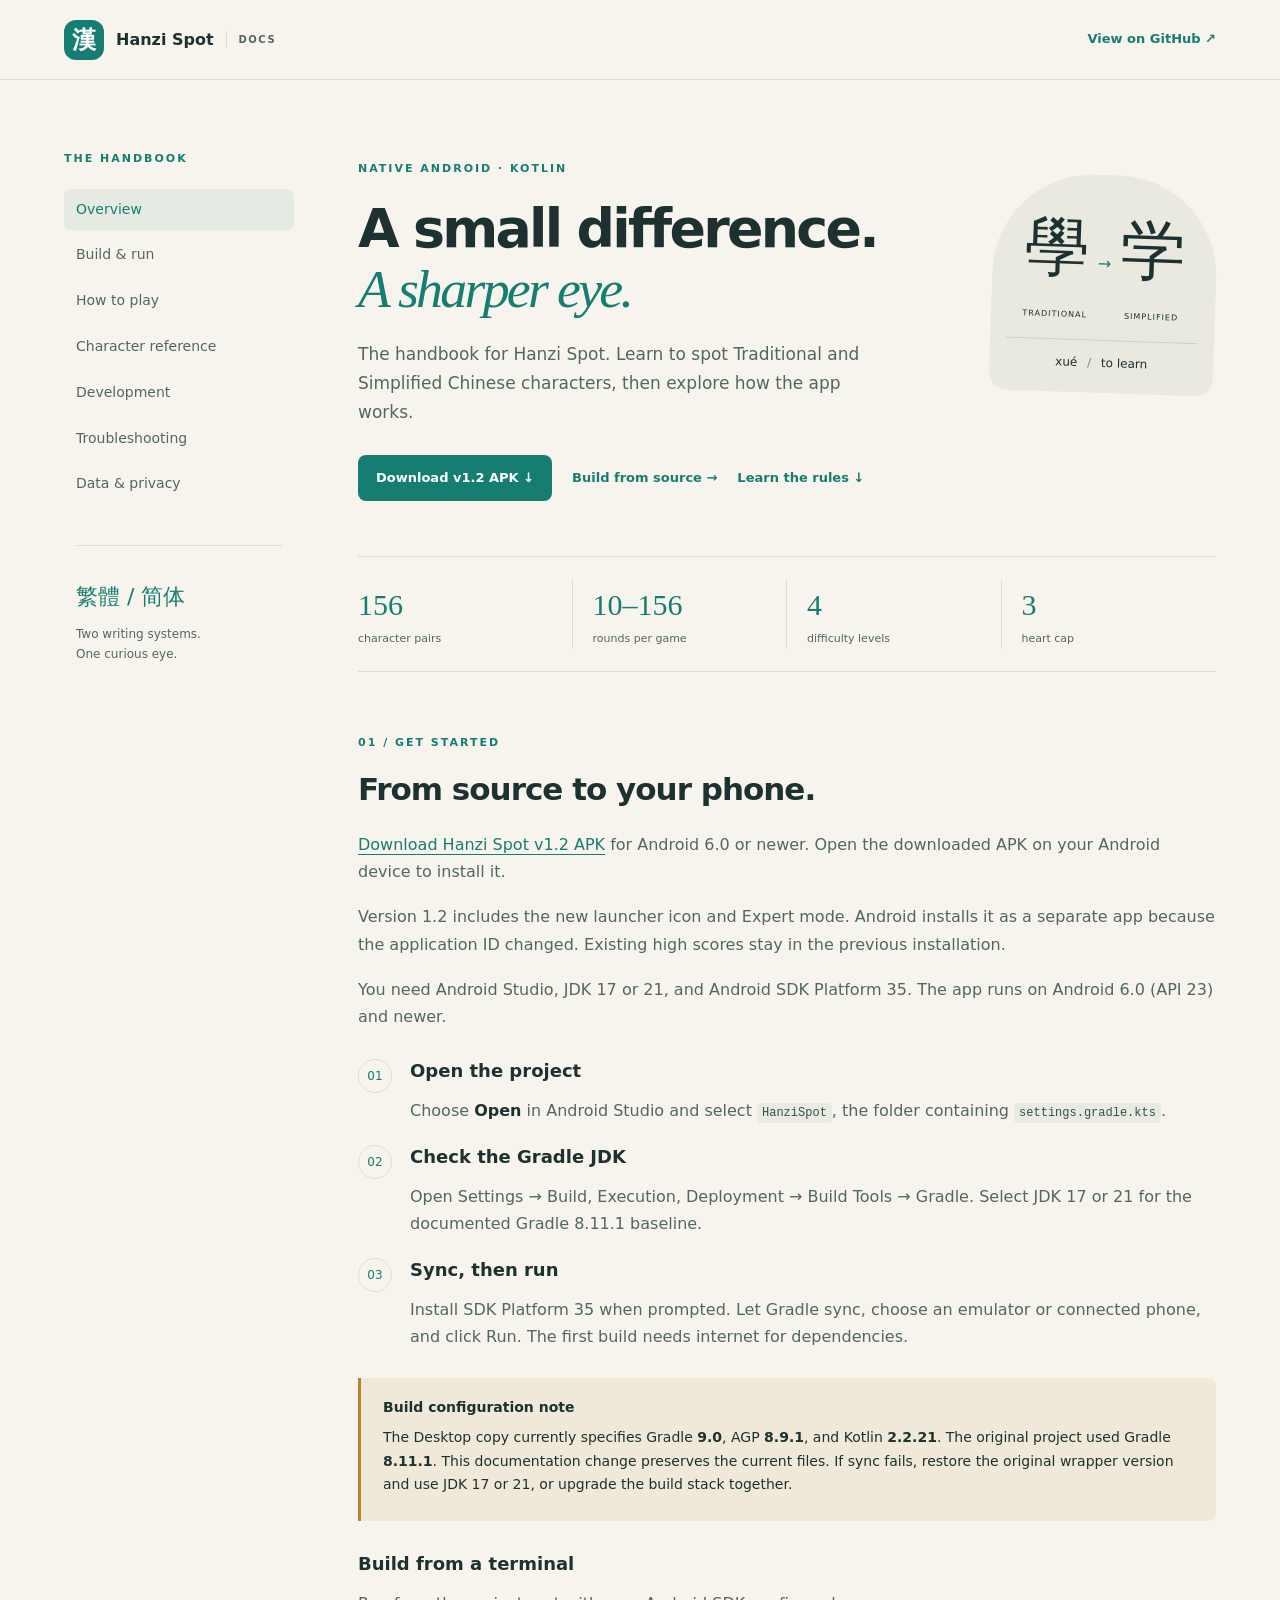
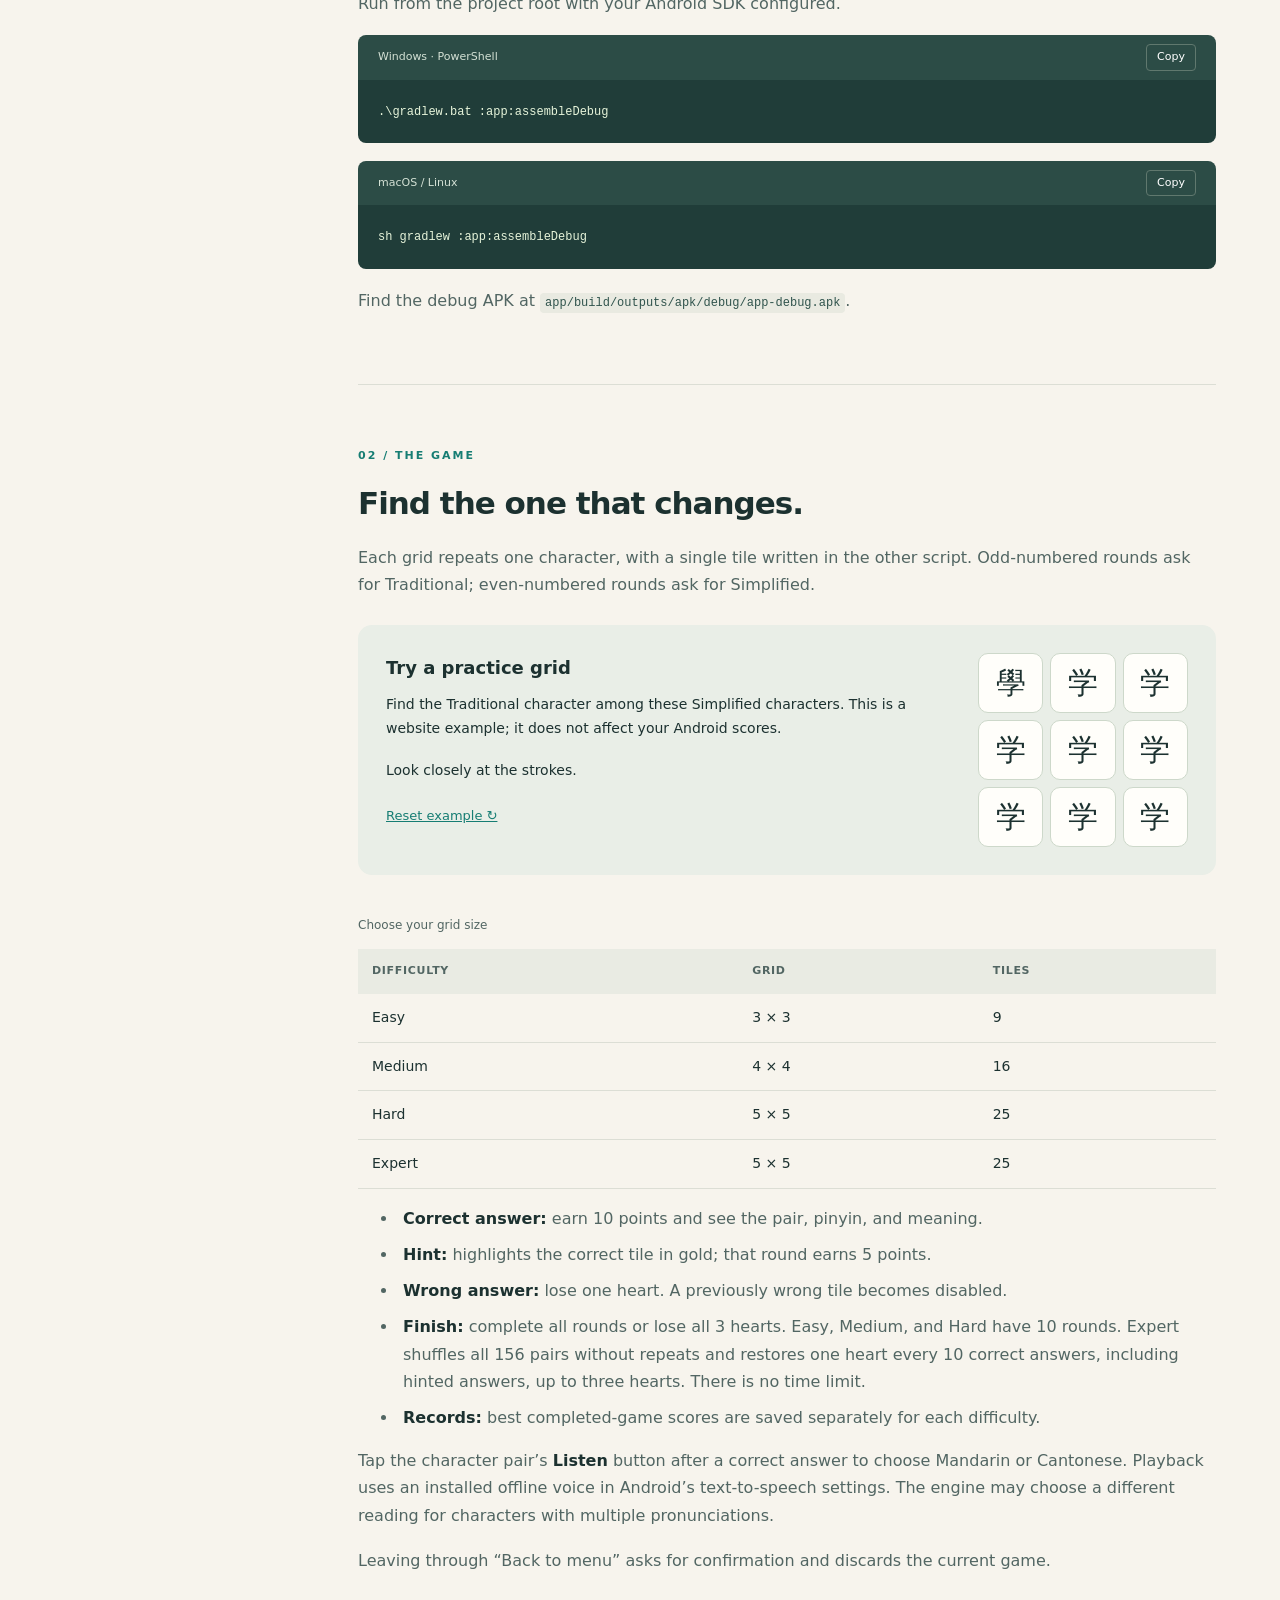
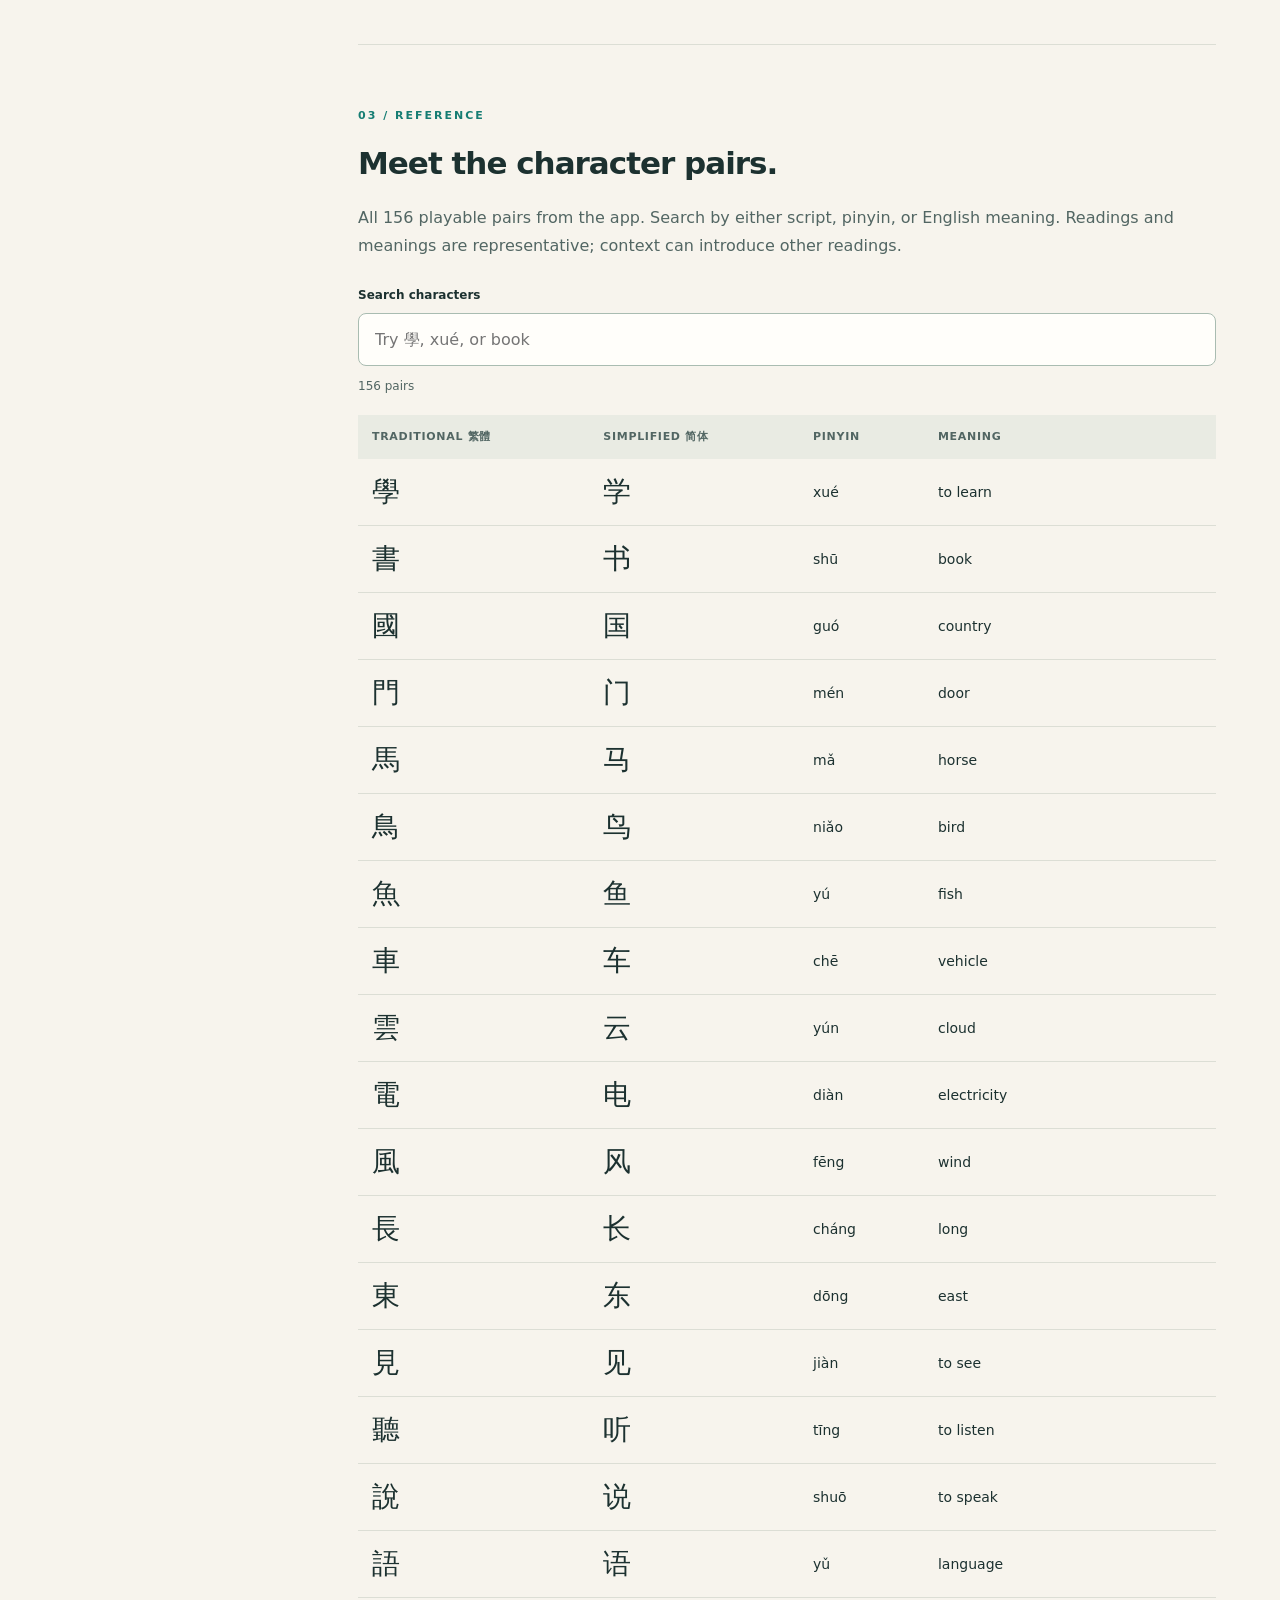
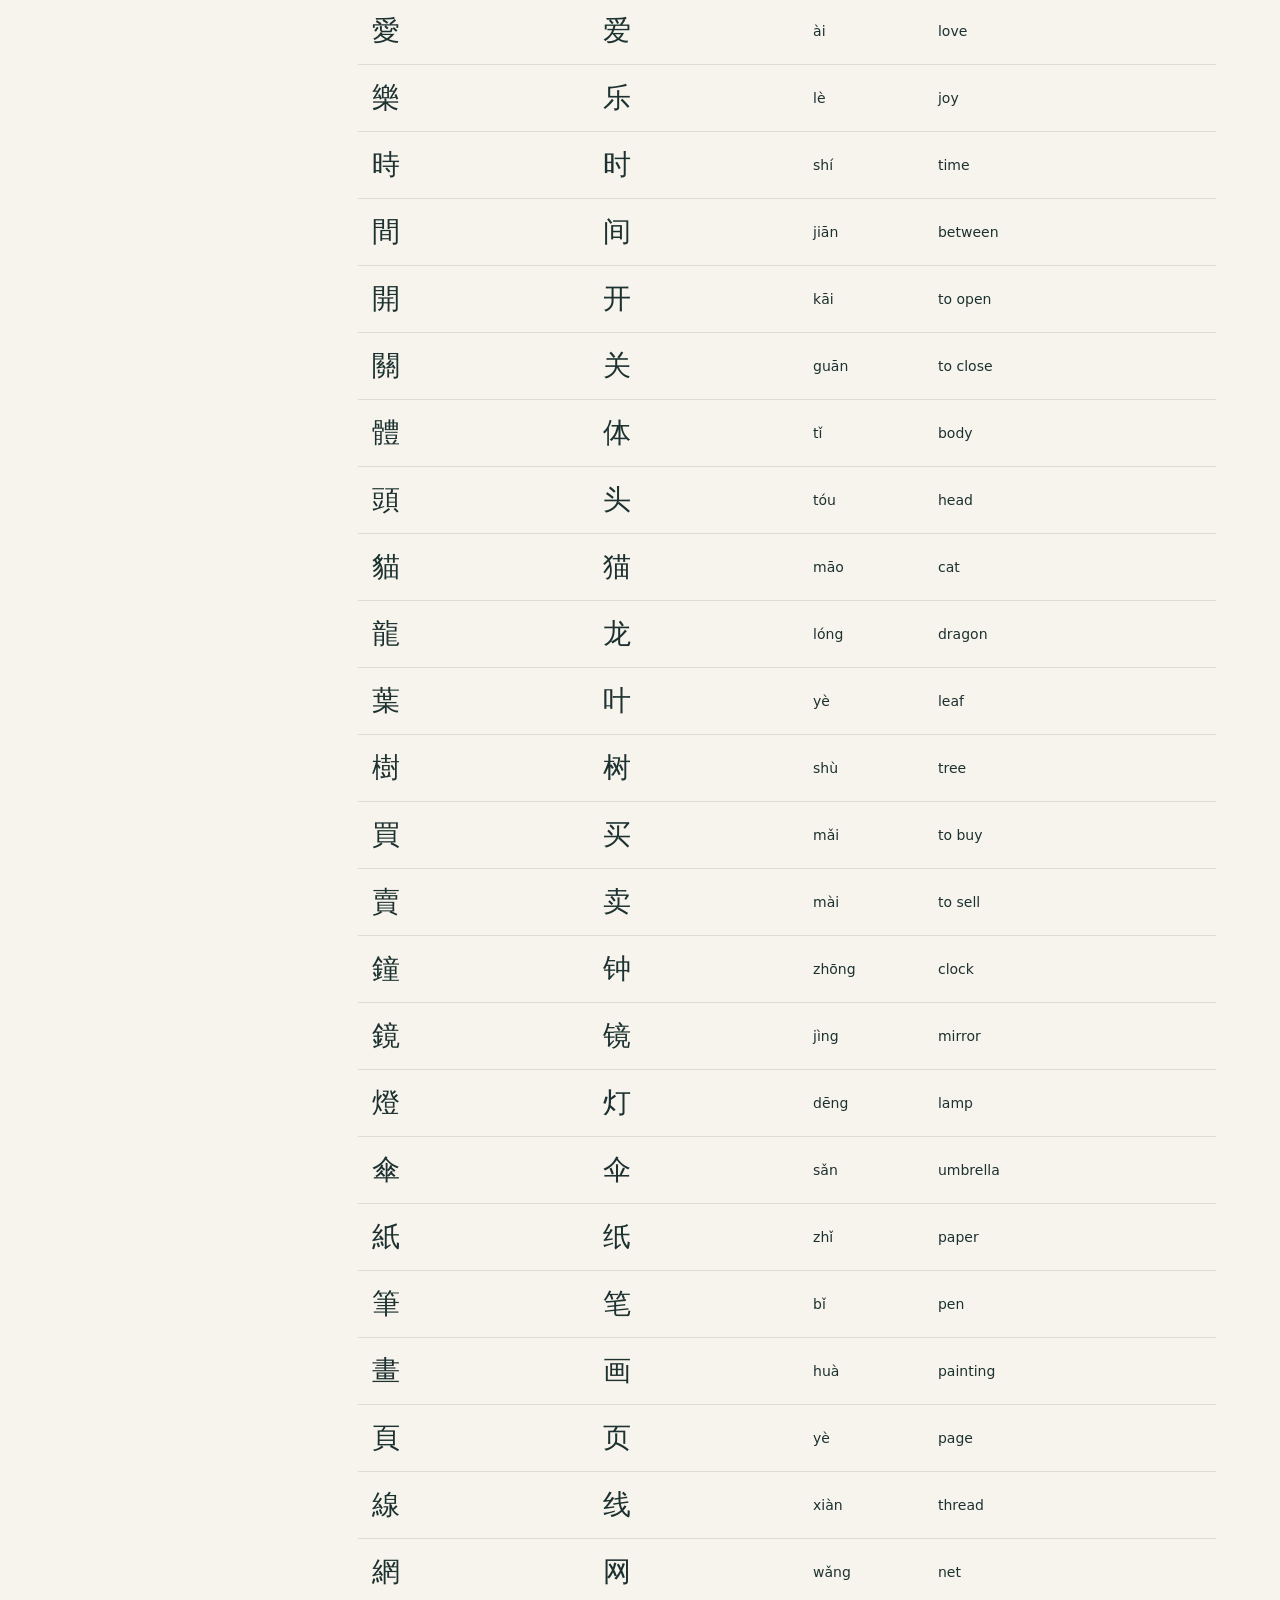
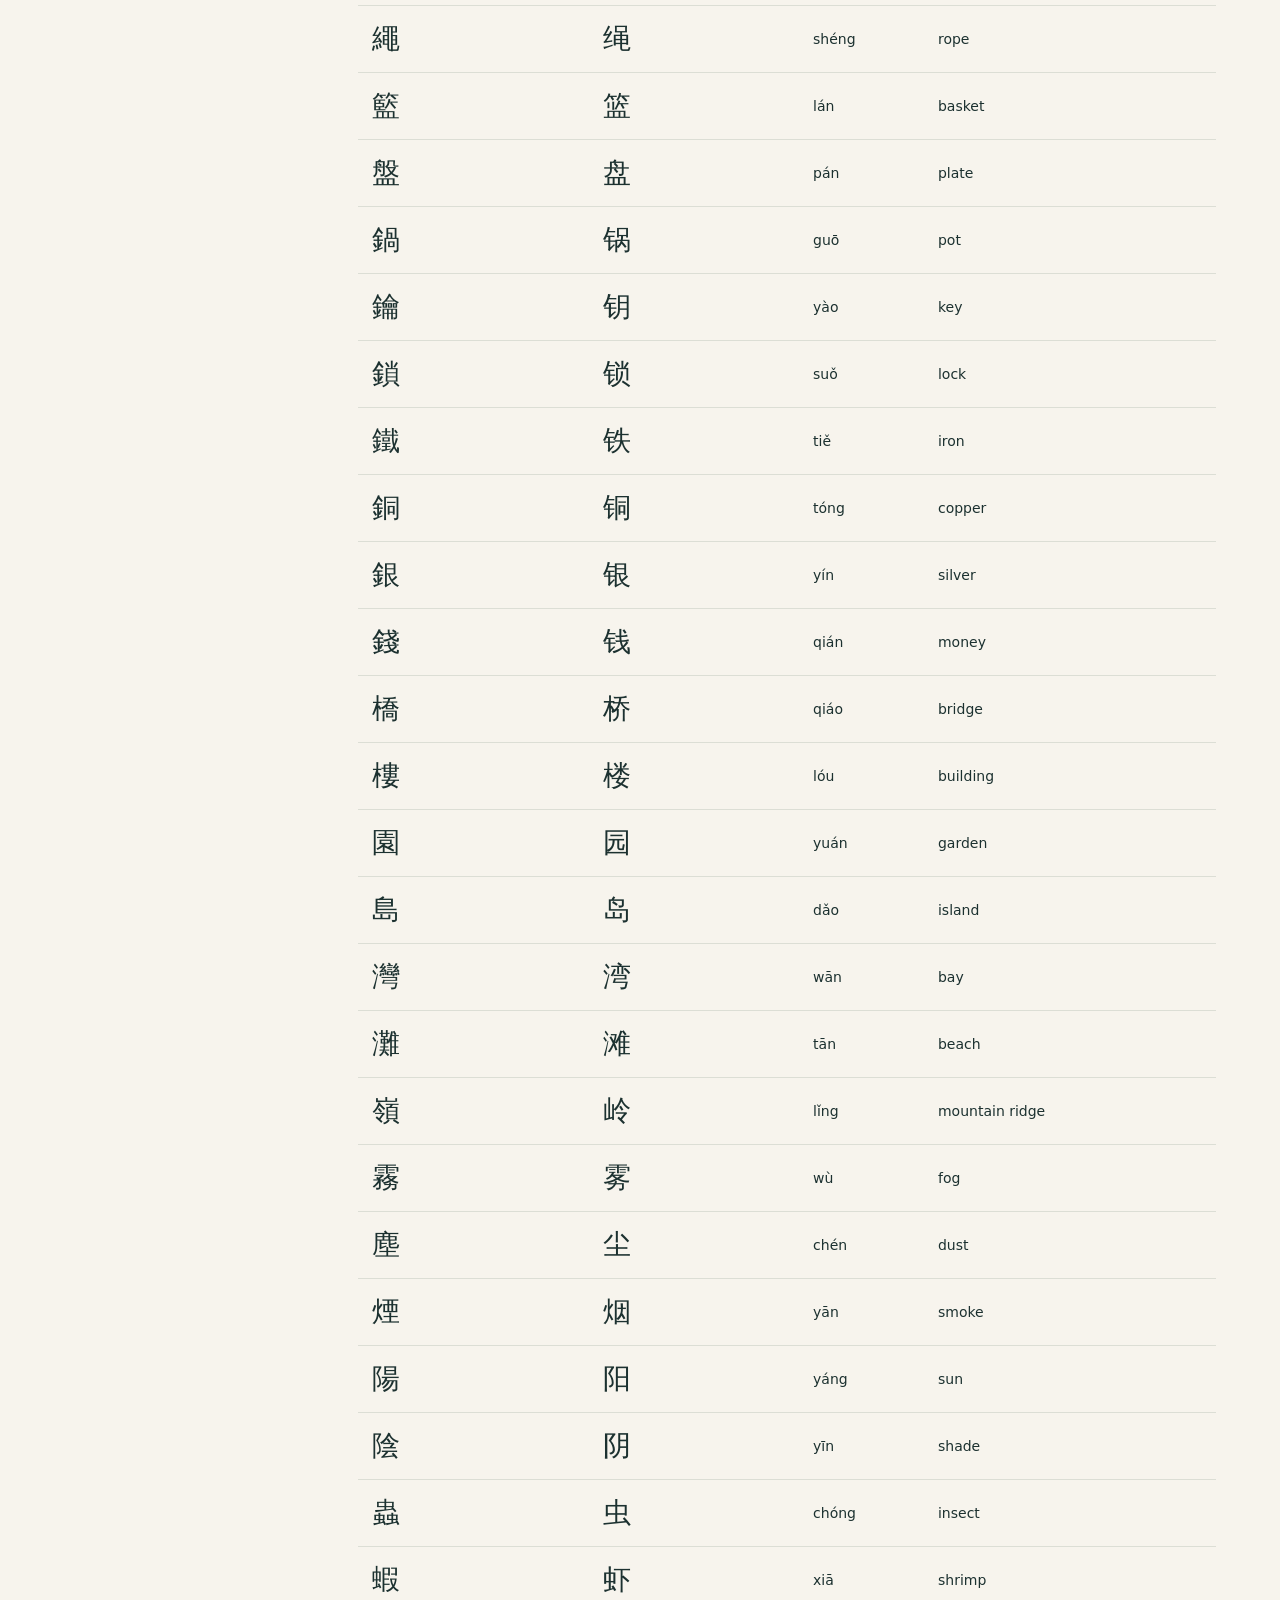
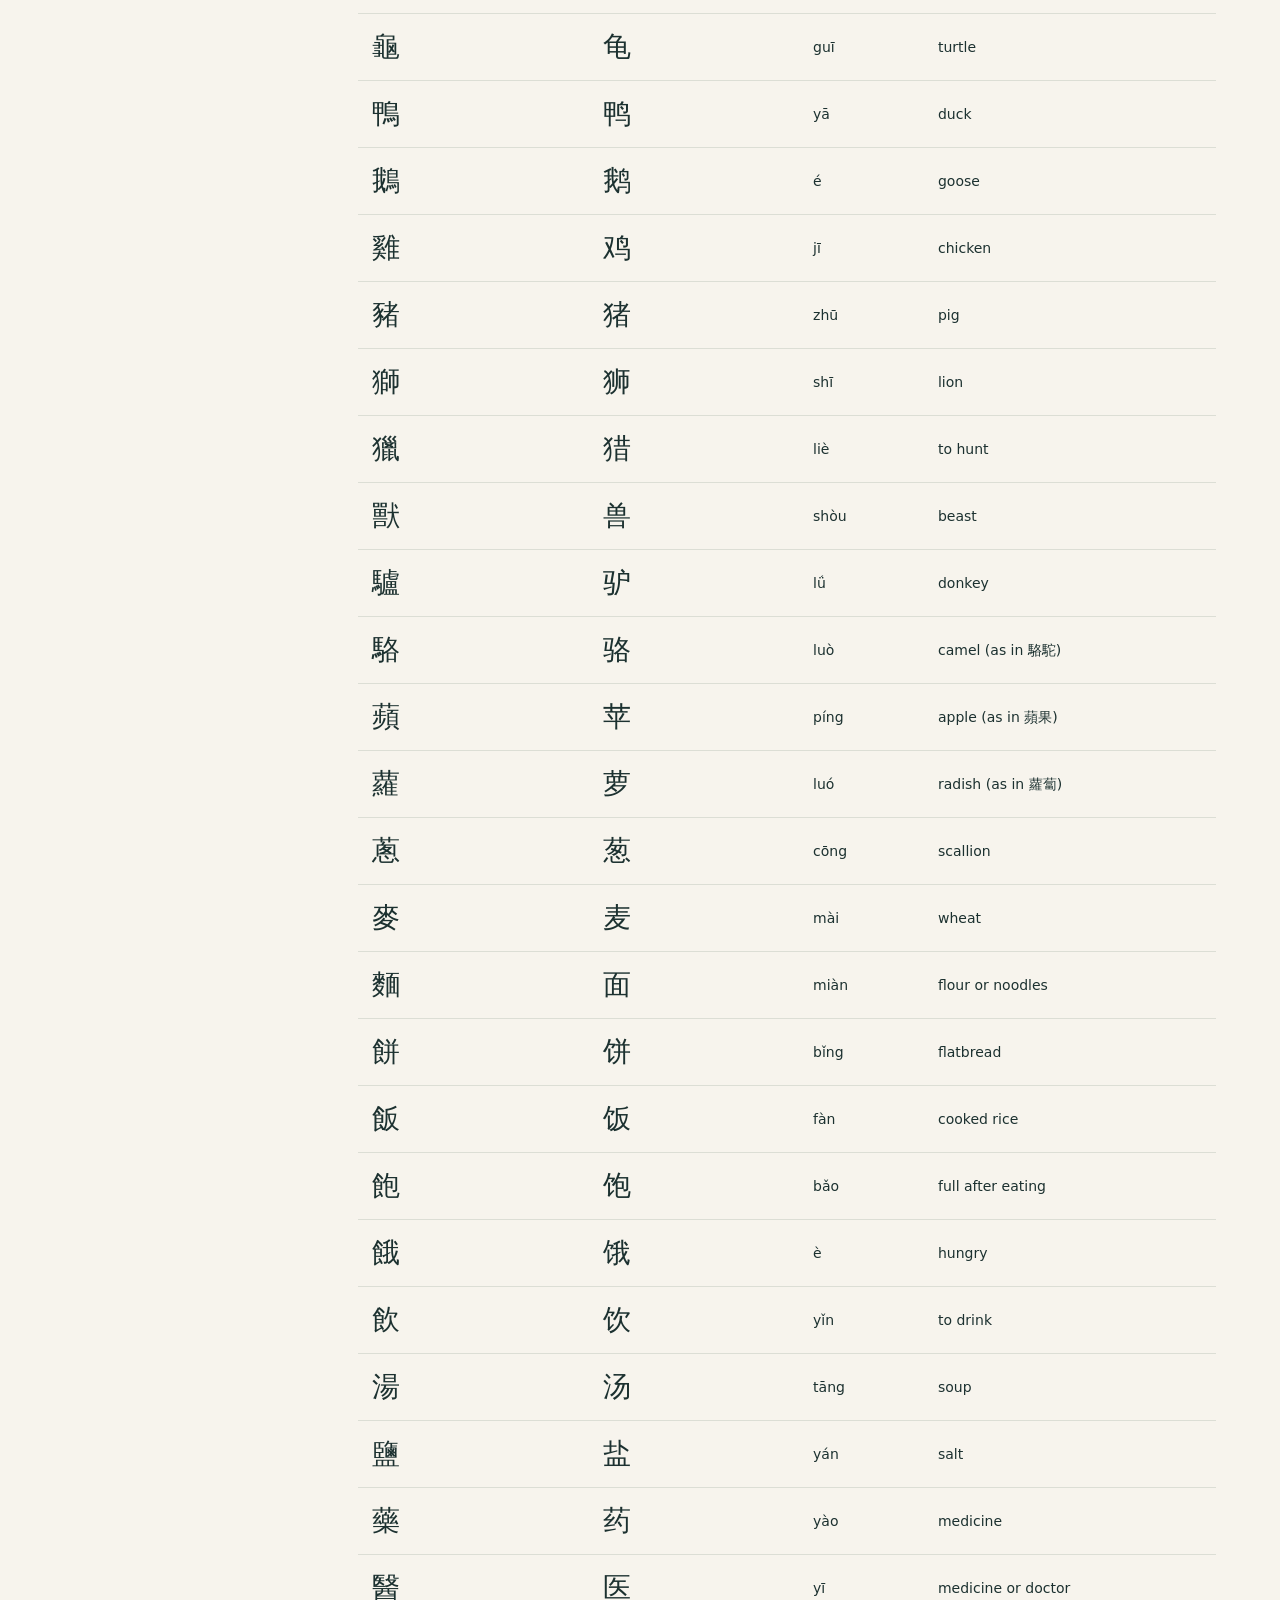
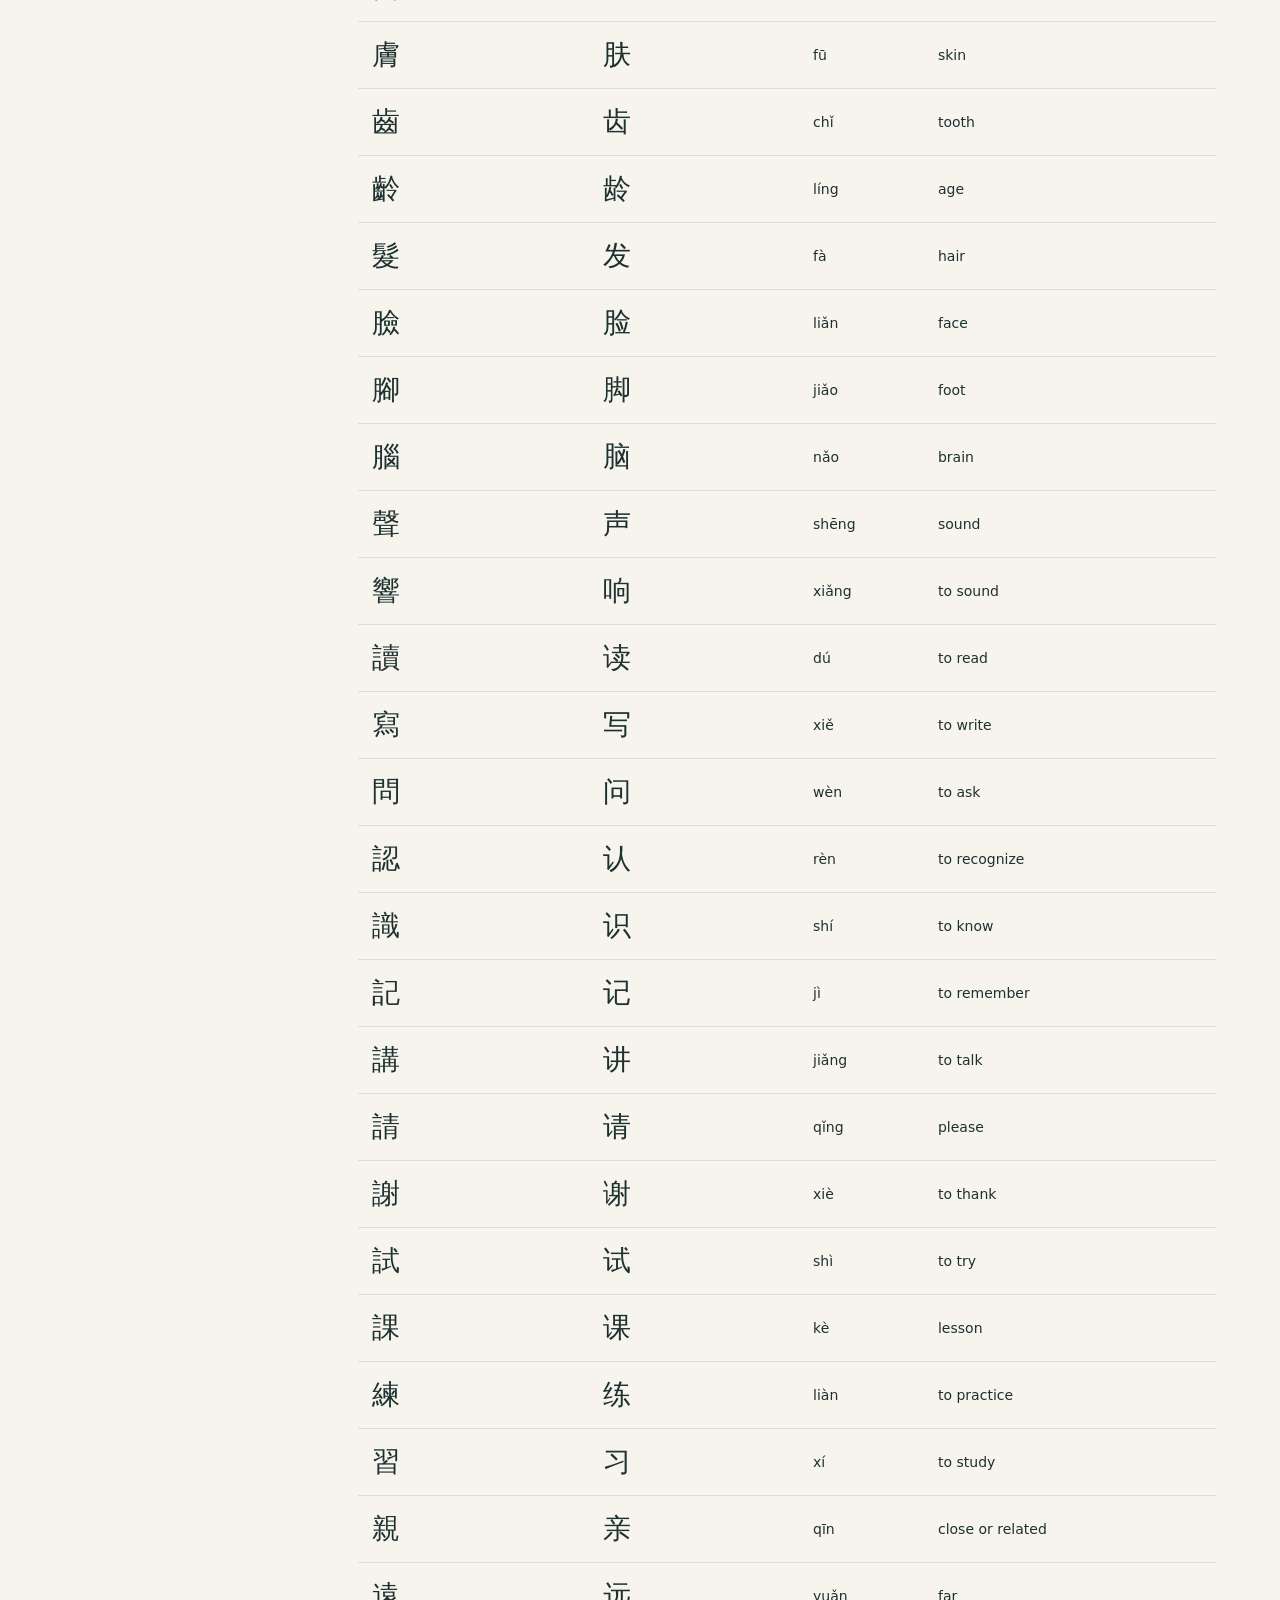
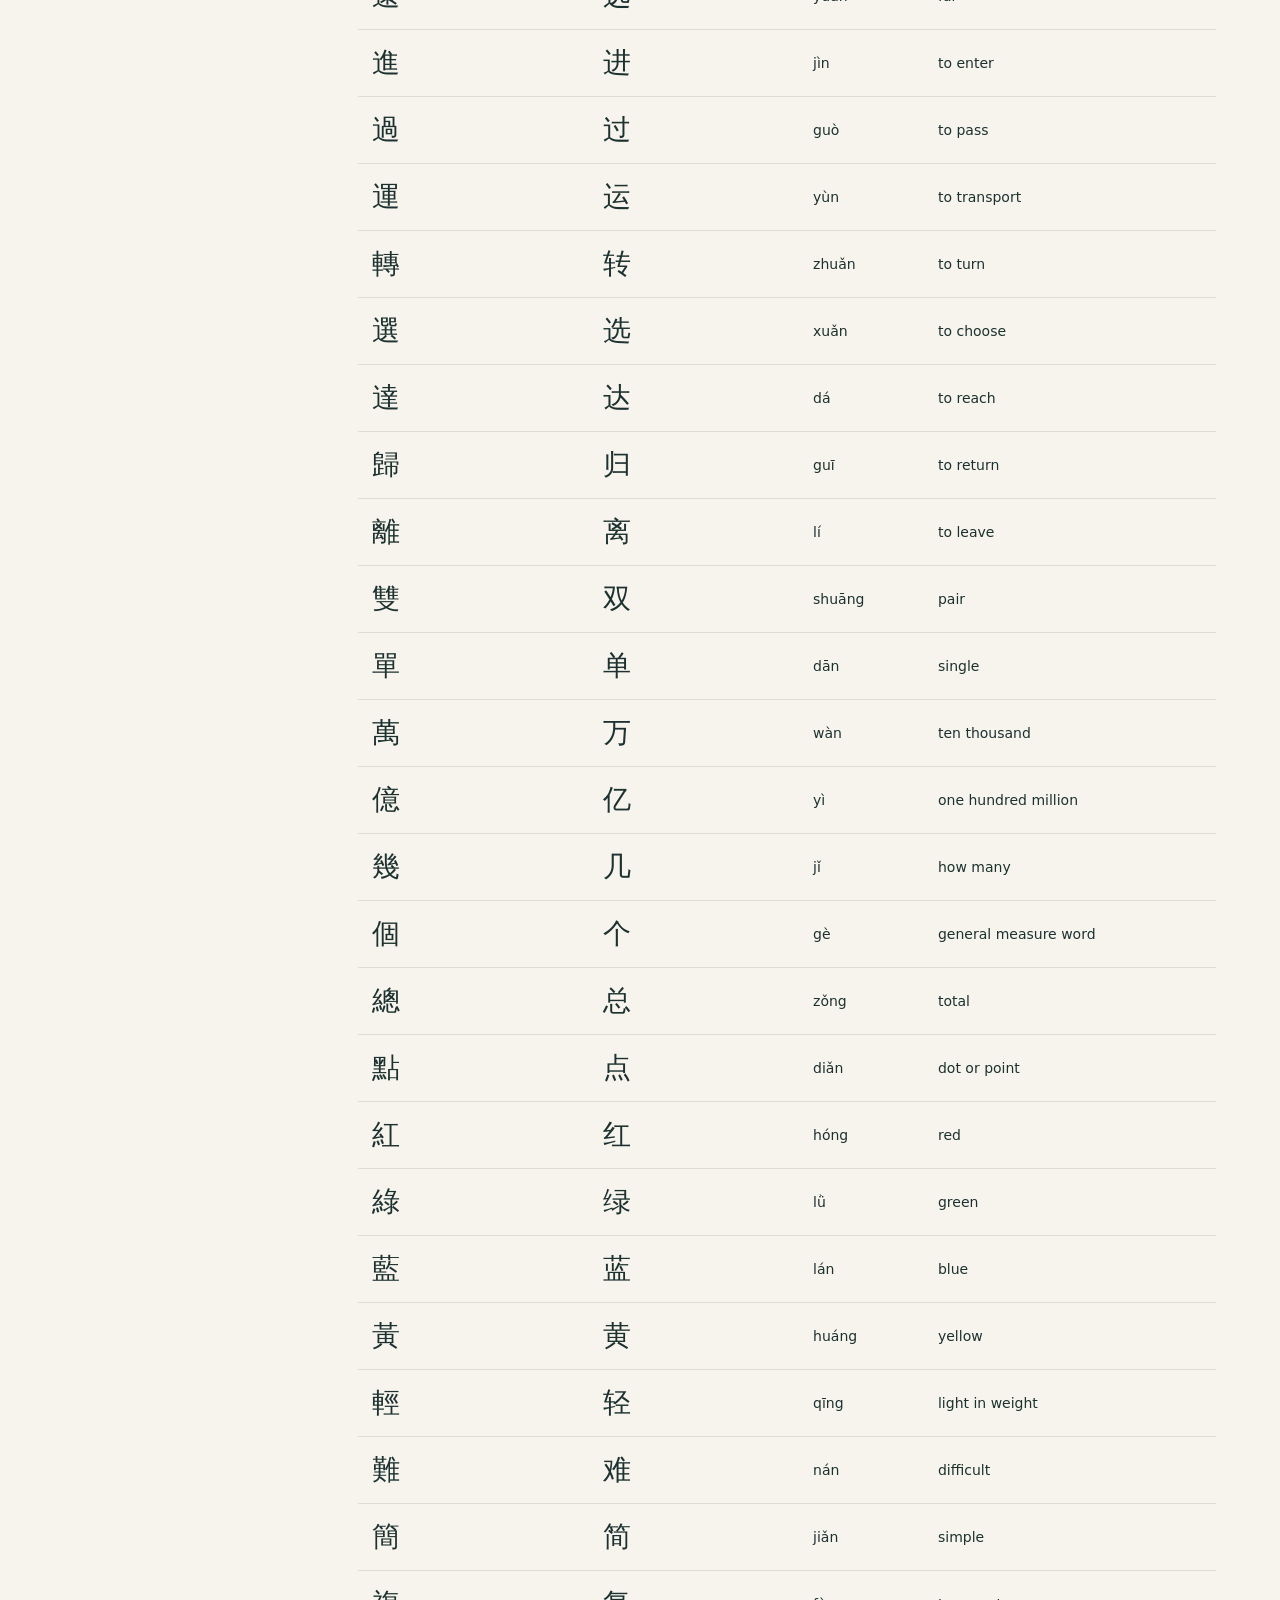
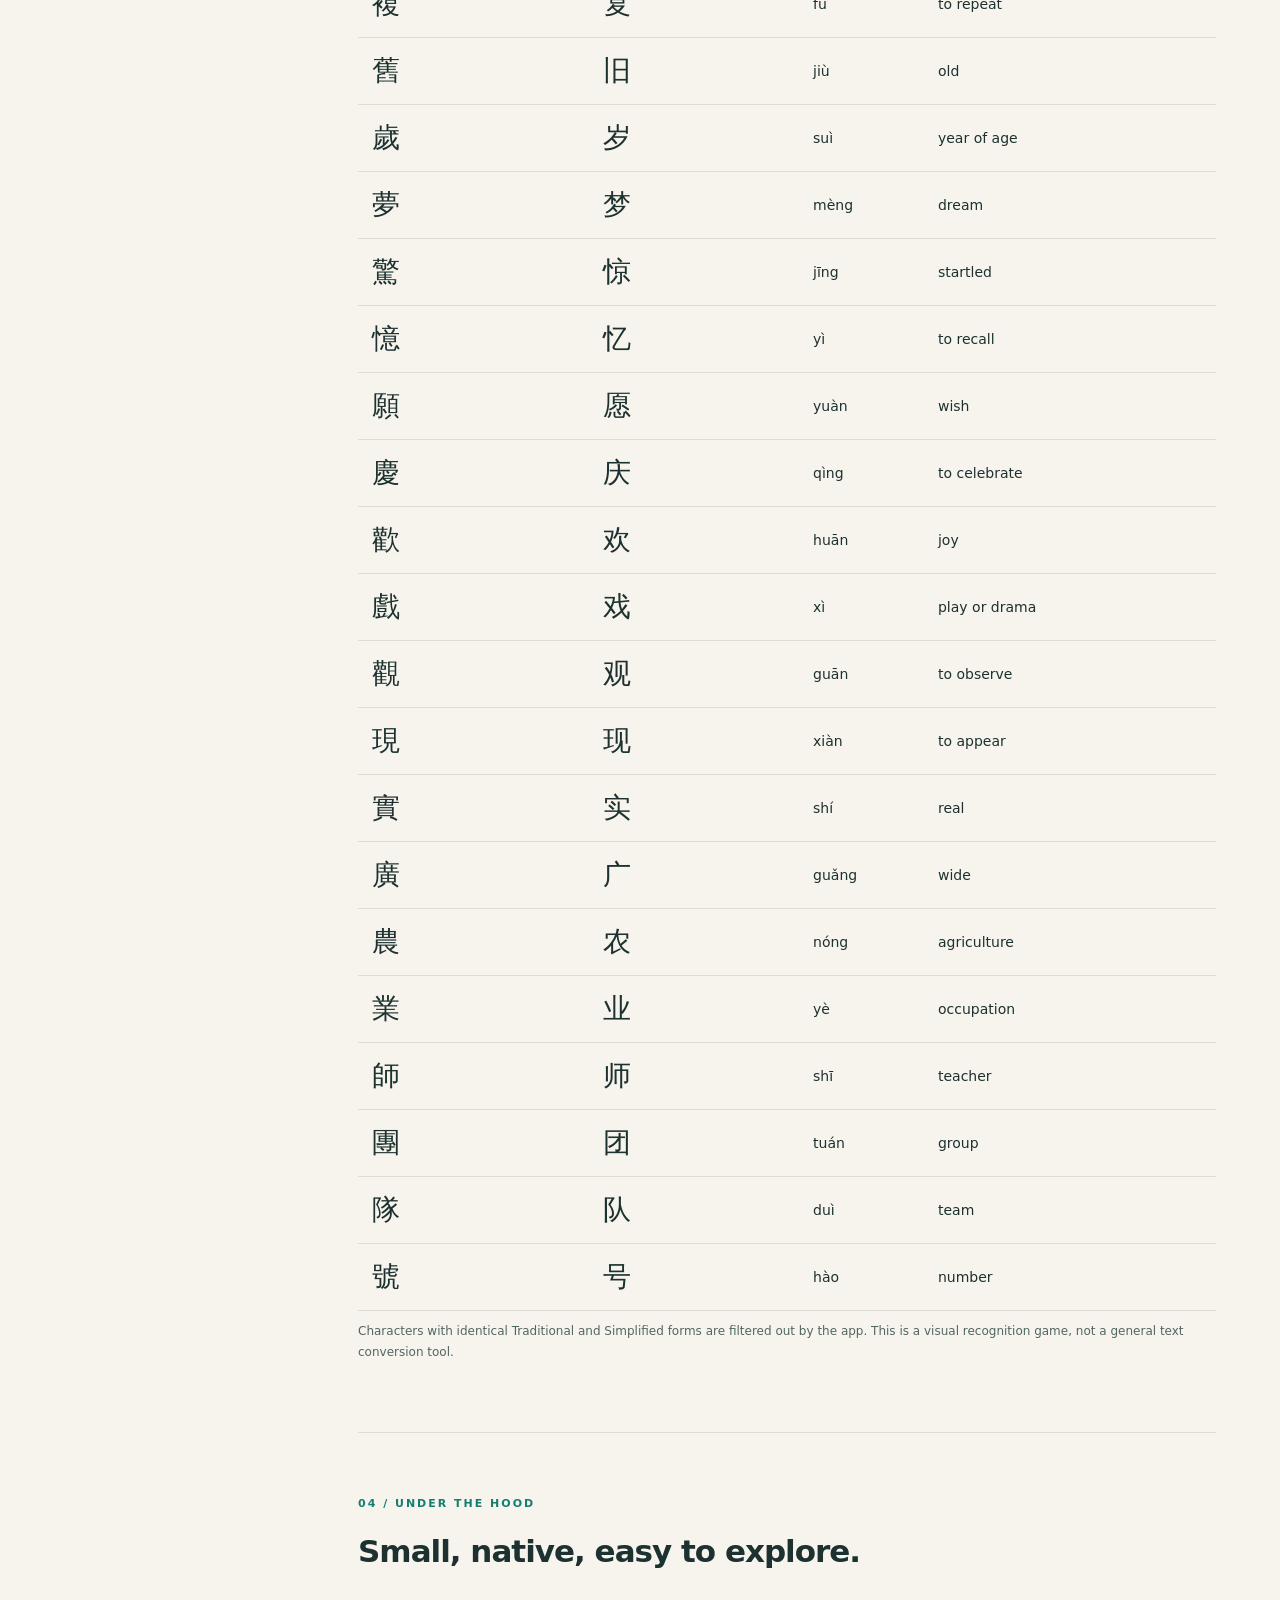
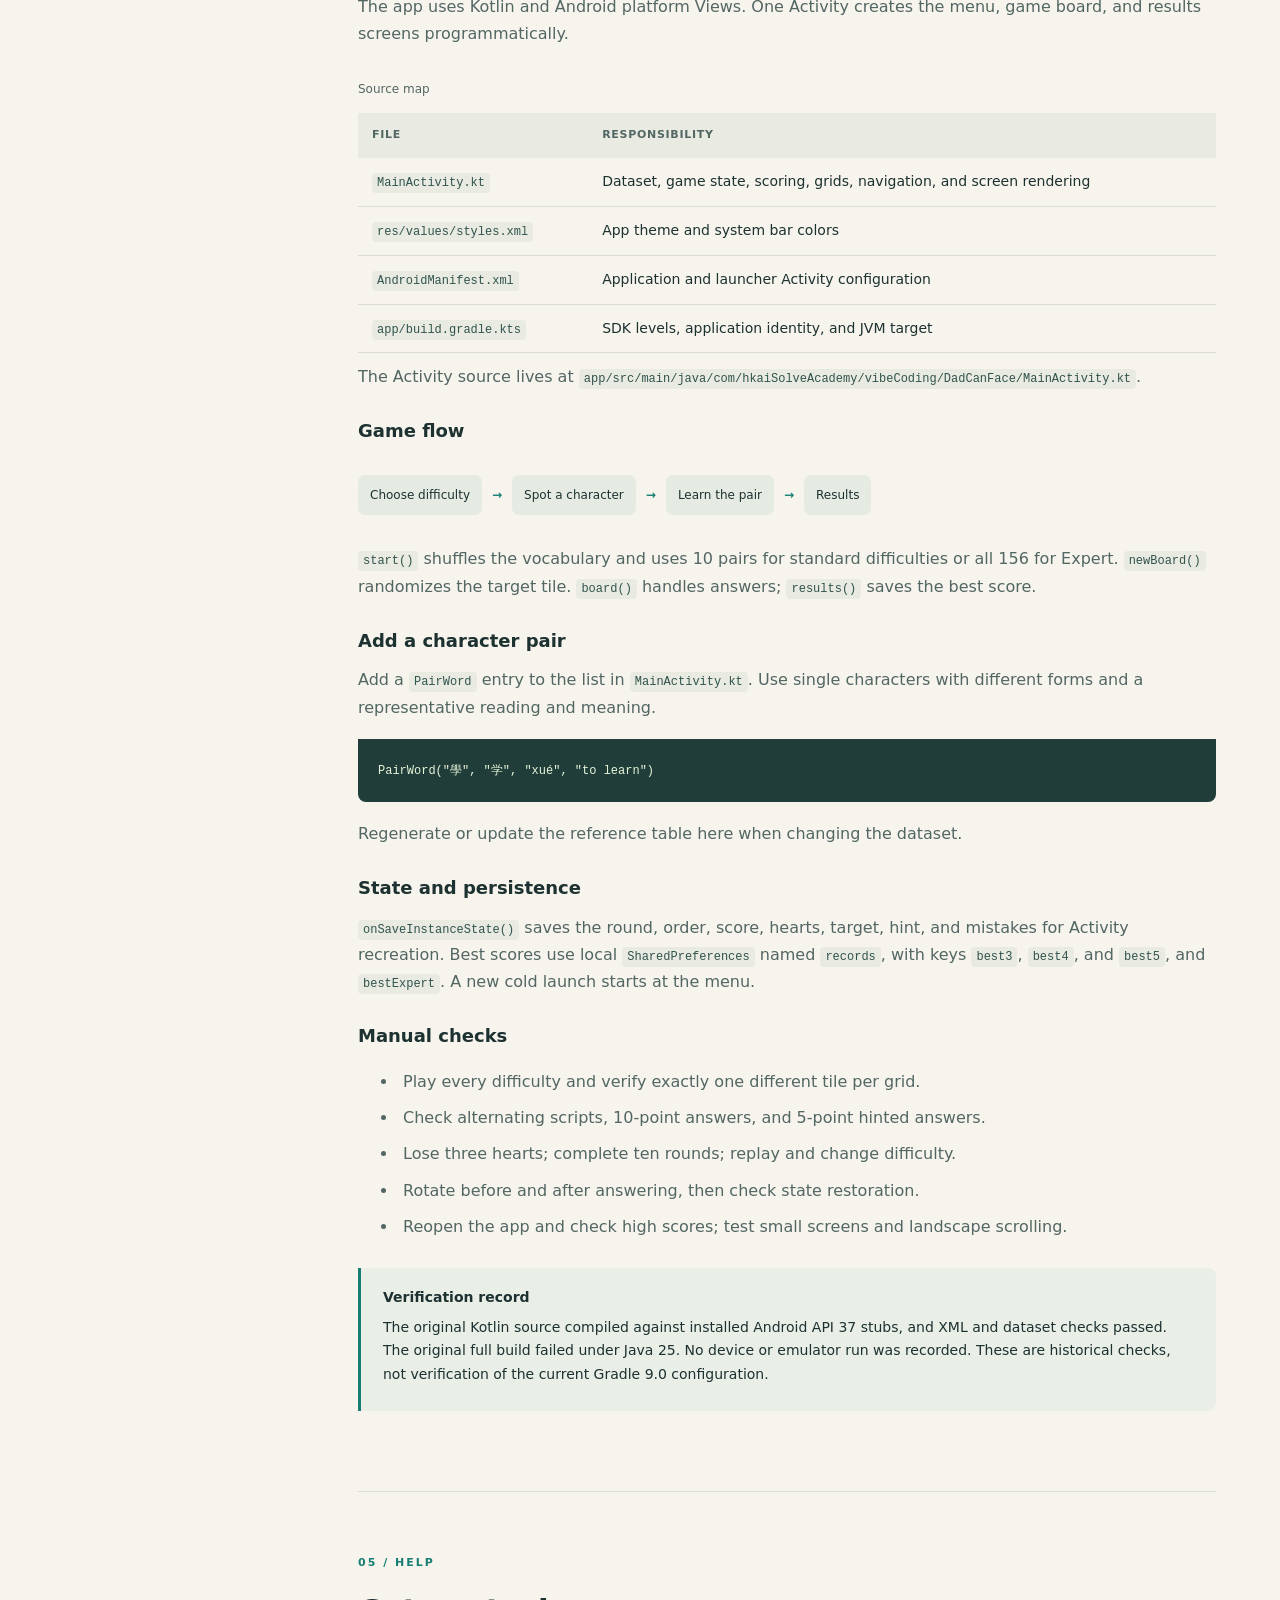
<file: docs/index.html>
<!doctype html>
<html lang="en"><head><meta charset="utf-8"><meta name="viewport" content="width=device-width, initial-scale=1"><meta name="description" content="The Hanzi Spot handbook: play, build, and extend a native Kotlin game for Traditional and Simplified Chinese characters."><meta name="theme-color" content="#167d73"><title>Hanzi Spot · Documentation</title><link rel="icon" href="favicon.svg" type="image/svg+xml"><link rel="stylesheet" href="style.css"><script src="app.js" defer></script></head>
<body><a class="skip" href="#content">Skip to content</a>
<header><a class="brand" href="#overview"><span class="mark" lang="zh">漢</span> Hanzi Spot <span class="tag">DOCS</span></a><a class="github" href="https://github.com/DadCanFace/HanziSpot">View on GitHub ↗</a></header>
<div class="layout"><aside><p class="nav-label">THE HANDBOOK</p><nav aria-label="Documentation"><a href="#overview">Overview</a><a href="#quickstart">Build & run</a><a href="#gameplay">How to play</a><a href="#characters">Character reference</a><a href="#development">Development</a><a href="#troubleshooting">Troubleshooting</a><a href="#privacy">Data & privacy</a></nav><div class="aside-note"><span lang="zh">繁體 / 简体</span><br>Two writing systems.<br>One curious eye.</div></aside>
<main id="content"><section id="overview" class="hero"><p class="eyebrow">NATIVE ANDROID · KOTLIN</p><h1>A small difference.<br><em>A sharper eye.</em></h1><p class="lede">The handbook for Hanzi Spot. Learn to spot Traditional and Simplified Chinese characters, then explore how the app works.</p><div class="actions"><a class="primary" href="https://github.com/DadCanFace/HanziSpot/releases/download/v1.2/app-release.apk">Download v1.2 APK ↓</a><a href="#quickstart">Build from source →</a><a href="#gameplay">Learn the rules ↓</a></div><div class="hero-pair" aria-label="Traditional xue to Simplified xue"><div><span lang="zh-Hant">學</span><small>TRADITIONAL</small></div><b>→</b><div><span lang="zh-Hans">学</span><small>SIMPLIFIED</small></div><p>xué <span> / </span> to learn</p></div></section>
<div class="facts"><div><strong>156</strong><span>character pairs</span></div><div><strong>10–156</strong><span>rounds per game</span></div><div><strong>4</strong><span>difficulty levels</span></div><div><strong>3</strong><span>heart cap</span></div></div>
<section id="quickstart"><p class="eyebrow">01 / GET STARTED</p><h2>From source to your phone.</h2><p><a href="https://github.com/DadCanFace/HanziSpot/releases/download/v1.2/app-release.apk">Download Hanzi Spot v1.2 APK</a> for Android 6.0 or newer. Open the downloaded APK on your Android device to install it.</p><p>Version 1.2 includes the new launcher icon and Expert mode. Android installs it as a separate app because the application ID changed. Existing high scores stay in the previous installation.</p><p>You need Android Studio, JDK 17 or 21, and Android SDK Platform 35. The app runs on Android 6.0 (API 23) and newer.</p><ol class="steps"><li><h3>Open the project</h3><p>Choose <strong>Open</strong> in Android Studio and select <code>HanziSpot</code>, the folder containing <code>settings.gradle.kts</code>.</p></li><li><h3>Check the Gradle JDK</h3><p>Open Settings → Build, Execution, Deployment → Build Tools → Gradle. Select JDK 17 or 21 for the documented Gradle 8.11.1 baseline.</p></li><li><h3>Sync, then run</h3><p>Install SDK Platform 35 when prompted. Let Gradle sync, choose an emulator or connected phone, and click Run. The first build needs internet for dependencies.</p></li></ol>
<div class="callout"><strong>Build configuration note</strong><p>The Desktop copy currently specifies Gradle <strong>9.0</strong>, AGP <strong>8.9.1</strong>, and Kotlin <strong>2.2.21</strong>. The original project used Gradle <strong>8.11.1</strong>. This documentation change preserves the current files. If sync fails, restore the original wrapper version and use JDK 17 or 21, or upgrade the build stack together.</p></div>
<h3>Build from a terminal</h3><p>Run from the project root with your Android SDK configured.</p><div class="code-head"><span>Windows · PowerShell</span><button class="copy" data-copy=".\gradlew.bat :app:assembleDebug">Copy</button></div><pre><code>.\gradlew.bat :app:assembleDebug</code></pre><div class="code-head"><span>macOS / Linux</span><button class="copy" data-copy="sh gradlew :app:assembleDebug">Copy</button></div><pre><code>sh gradlew :app:assembleDebug</code></pre><p>Find the debug APK at <code>app/build/outputs/apk/debug/app-debug.apk</code>.</p></section>
<section id="gameplay"><p class="eyebrow">02 / THE GAME</p><h2>Find the one that changes.</h2><p>Each grid repeats one character, with a single tile written in the other script. Odd-numbered rounds ask for Traditional; even-numbered rounds ask for Simplified.</p><div class="play-example"><div><h3>Try a practice grid</h3><p>Find the Traditional character among these Simplified characters. This is a website example; it does not affect your Android scores.</p><p id="demo-status" role="status" aria-live="polite">Look closely at the strokes.</p><button id="demo-reset" class="text-button">Reset example ↻</button></div><div id="demo-grid" aria-label="Practice character grid"></div></div>
<div class="table-wrap"><table><caption>Choose your grid size</caption><thead><tr><th>Difficulty</th><th>Grid</th><th>Tiles</th></tr></thead><tbody><tr><td>Easy</td><td>3 × 3</td><td>9</td></tr><tr><td>Medium</td><td>4 × 4</td><td>16</td></tr><tr><td>Hard</td><td>5 × 5</td><td>25</td></tr><tr><td>Expert</td><td>5 × 5</td><td>25</td></tr></tbody></table></div><ul><li><strong>Correct answer:</strong> earn 10 points and see the pair, pinyin, and meaning.</li><li><strong>Hint:</strong> highlights the correct tile in gold; that round earns 5 points.</li><li><strong>Wrong answer:</strong> lose one heart. A previously wrong tile becomes disabled.</li><li><strong>Finish:</strong> complete all rounds or lose all 3 hearts. Easy, Medium, and Hard have 10 rounds. Expert shuffles all 156 pairs without repeats and restores one heart every 10 correct answers, including hinted answers, up to three hearts. There is no time limit.</li><li><strong>Records:</strong> best completed-game scores are saved separately for each difficulty.</li></ul><p>Tap the character pair’s <strong>Listen</strong> button after a correct answer to choose Mandarin or Cantonese. Playback uses an installed offline voice in Android’s text-to-speech settings. The engine may choose a different reading for characters with multiple pronunciations.</p><p>Leaving through “Back to menu” asks for confirmation and discards the current game.</p></section>
<section id="characters"><p class="eyebrow">03 / REFERENCE</p><h2>Meet the character pairs.</h2><p>All 156 playable pairs from the app. Search by either script, pinyin, or English meaning. Readings and meanings are representative; context can introduce other readings.</p><label class="search-label" for="search">Search characters</label><input type="search" id="search" placeholder="Try 學, xué, or book" autocomplete="off"><p class="result-count" id="result-count" role="status">156 pairs</p><div class="table-wrap"><table id="pair-table"><caption class="sr-only">Playable Traditional and Simplified character pairs</caption><thead><tr><th>Traditional 繁體</th><th>Simplified 简体</th><th>Pinyin</th><th>Meaning</th></tr></thead><tbody><tr><td lang="zh-Hant">學</td><td lang="zh-Hans">学</td><td>xué</td><td>to learn</td></tr>
<tr><td lang="zh-Hant">書</td><td lang="zh-Hans">书</td><td>shū</td><td>book</td></tr>
<tr><td lang="zh-Hant">國</td><td lang="zh-Hans">国</td><td>guó</td><td>country</td></tr>
<tr><td lang="zh-Hant">門</td><td lang="zh-Hans">门</td><td>mén</td><td>door</td></tr>
<tr><td lang="zh-Hant">馬</td><td lang="zh-Hans">马</td><td>mǎ</td><td>horse</td></tr>
<tr><td lang="zh-Hant">鳥</td><td lang="zh-Hans">鸟</td><td>niǎo</td><td>bird</td></tr>
<tr><td lang="zh-Hant">魚</td><td lang="zh-Hans">鱼</td><td>yú</td><td>fish</td></tr>
<tr><td lang="zh-Hant">車</td><td lang="zh-Hans">车</td><td>chē</td><td>vehicle</td></tr>
<tr><td lang="zh-Hant">雲</td><td lang="zh-Hans">云</td><td>yún</td><td>cloud</td></tr>
<tr><td lang="zh-Hant">電</td><td lang="zh-Hans">电</td><td>diàn</td><td>electricity</td></tr>
<tr><td lang="zh-Hant">風</td><td lang="zh-Hans">风</td><td>fēng</td><td>wind</td></tr>
<tr><td lang="zh-Hant">長</td><td lang="zh-Hans">长</td><td>cháng</td><td>long</td></tr>
<tr><td lang="zh-Hant">東</td><td lang="zh-Hans">东</td><td>dōng</td><td>east</td></tr>
<tr><td lang="zh-Hant">見</td><td lang="zh-Hans">见</td><td>jiàn</td><td>to see</td></tr>
<tr><td lang="zh-Hant">聽</td><td lang="zh-Hans">听</td><td>tīng</td><td>to listen</td></tr>
<tr><td lang="zh-Hant">說</td><td lang="zh-Hans">说</td><td>shuō</td><td>to speak</td></tr>
<tr><td lang="zh-Hant">語</td><td lang="zh-Hans">语</td><td>yǔ</td><td>language</td></tr>
<tr><td lang="zh-Hant">愛</td><td lang="zh-Hans">爱</td><td>ài</td><td>love</td></tr>
<tr><td lang="zh-Hant">樂</td><td lang="zh-Hans">乐</td><td>lè</td><td>joy</td></tr>
<tr><td lang="zh-Hant">時</td><td lang="zh-Hans">时</td><td>shí</td><td>time</td></tr>
<tr><td lang="zh-Hant">間</td><td lang="zh-Hans">间</td><td>jiān</td><td>between</td></tr>
<tr><td lang="zh-Hant">開</td><td lang="zh-Hans">开</td><td>kāi</td><td>to open</td></tr>
<tr><td lang="zh-Hant">關</td><td lang="zh-Hans">关</td><td>guān</td><td>to close</td></tr>
<tr><td lang="zh-Hant">體</td><td lang="zh-Hans">体</td><td>tǐ</td><td>body</td></tr>
<tr><td lang="zh-Hant">頭</td><td lang="zh-Hans">头</td><td>tóu</td><td>head</td></tr>
<tr><td lang="zh-Hant">貓</td><td lang="zh-Hans">猫</td><td>māo</td><td>cat</td></tr>
<tr><td lang="zh-Hant">龍</td><td lang="zh-Hans">龙</td><td>lóng</td><td>dragon</td></tr>
<tr><td lang="zh-Hant">葉</td><td lang="zh-Hans">叶</td><td>yè</td><td>leaf</td></tr>
<tr><td lang="zh-Hant">樹</td><td lang="zh-Hans">树</td><td>shù</td><td>tree</td></tr>
<tr><td lang="zh-Hant">買</td><td lang="zh-Hans">买</td><td>mǎi</td><td>to buy</td></tr>
<tr><td lang="zh-Hant">賣</td><td lang="zh-Hans">卖</td><td>mài</td><td>to sell</td></tr>
<tr><td lang="zh-Hant">鐘</td><td lang="zh-Hans">钟</td><td>zhōng</td><td>clock</td></tr>
<tr><td lang="zh-Hant">鏡</td><td lang="zh-Hans">镜</td><td>jìng</td><td>mirror</td></tr>
<tr><td lang="zh-Hant">燈</td><td lang="zh-Hans">灯</td><td>dēng</td><td>lamp</td></tr>
<tr><td lang="zh-Hant">傘</td><td lang="zh-Hans">伞</td><td>sǎn</td><td>umbrella</td></tr>
<tr><td lang="zh-Hant">紙</td><td lang="zh-Hans">纸</td><td>zhǐ</td><td>paper</td></tr>
<tr><td lang="zh-Hant">筆</td><td lang="zh-Hans">笔</td><td>bǐ</td><td>pen</td></tr>
<tr><td lang="zh-Hant">畫</td><td lang="zh-Hans">画</td><td>huà</td><td>painting</td></tr>
<tr><td lang="zh-Hant">頁</td><td lang="zh-Hans">页</td><td>yè</td><td>page</td></tr>
<tr><td lang="zh-Hant">線</td><td lang="zh-Hans">线</td><td>xiàn</td><td>thread</td></tr>
<tr><td lang="zh-Hant">網</td><td lang="zh-Hans">网</td><td>wǎng</td><td>net</td></tr>
<tr><td lang="zh-Hant">繩</td><td lang="zh-Hans">绳</td><td>shéng</td><td>rope</td></tr>
<tr><td lang="zh-Hant">籃</td><td lang="zh-Hans">篮</td><td>lán</td><td>basket</td></tr>
<tr><td lang="zh-Hant">盤</td><td lang="zh-Hans">盘</td><td>pán</td><td>plate</td></tr>
<tr><td lang="zh-Hant">鍋</td><td lang="zh-Hans">锅</td><td>guō</td><td>pot</td></tr>
<tr><td lang="zh-Hant">鑰</td><td lang="zh-Hans">钥</td><td>yào</td><td>key</td></tr>
<tr><td lang="zh-Hant">鎖</td><td lang="zh-Hans">锁</td><td>suǒ</td><td>lock</td></tr>
<tr><td lang="zh-Hant">鐵</td><td lang="zh-Hans">铁</td><td>tiě</td><td>iron</td></tr>
<tr><td lang="zh-Hant">銅</td><td lang="zh-Hans">铜</td><td>tóng</td><td>copper</td></tr>
<tr><td lang="zh-Hant">銀</td><td lang="zh-Hans">银</td><td>yín</td><td>silver</td></tr>
<tr><td lang="zh-Hant">錢</td><td lang="zh-Hans">钱</td><td>qián</td><td>money</td></tr>
<tr><td lang="zh-Hant">橋</td><td lang="zh-Hans">桥</td><td>qiáo</td><td>bridge</td></tr>
<tr><td lang="zh-Hant">樓</td><td lang="zh-Hans">楼</td><td>lóu</td><td>building</td></tr>
<tr><td lang="zh-Hant">園</td><td lang="zh-Hans">园</td><td>yuán</td><td>garden</td></tr>
<tr><td lang="zh-Hant">島</td><td lang="zh-Hans">岛</td><td>dǎo</td><td>island</td></tr>
<tr><td lang="zh-Hant">灣</td><td lang="zh-Hans">湾</td><td>wān</td><td>bay</td></tr>
<tr><td lang="zh-Hant">灘</td><td lang="zh-Hans">滩</td><td>tān</td><td>beach</td></tr>
<tr><td lang="zh-Hant">嶺</td><td lang="zh-Hans">岭</td><td>lǐng</td><td>mountain ridge</td></tr>
<tr><td lang="zh-Hant">霧</td><td lang="zh-Hans">雾</td><td>wù</td><td>fog</td></tr>
<tr><td lang="zh-Hant">塵</td><td lang="zh-Hans">尘</td><td>chén</td><td>dust</td></tr>
<tr><td lang="zh-Hant">煙</td><td lang="zh-Hans">烟</td><td>yān</td><td>smoke</td></tr>
<tr><td lang="zh-Hant">陽</td><td lang="zh-Hans">阳</td><td>yáng</td><td>sun</td></tr>
<tr><td lang="zh-Hant">陰</td><td lang="zh-Hans">阴</td><td>yīn</td><td>shade</td></tr>
<tr><td lang="zh-Hant">蟲</td><td lang="zh-Hans">虫</td><td>chóng</td><td>insect</td></tr>
<tr><td lang="zh-Hant">蝦</td><td lang="zh-Hans">虾</td><td>xiā</td><td>shrimp</td></tr>
<tr><td lang="zh-Hant">龜</td><td lang="zh-Hans">龟</td><td>guī</td><td>turtle</td></tr>
<tr><td lang="zh-Hant">鴨</td><td lang="zh-Hans">鸭</td><td>yā</td><td>duck</td></tr>
<tr><td lang="zh-Hant">鵝</td><td lang="zh-Hans">鹅</td><td>é</td><td>goose</td></tr>
<tr><td lang="zh-Hant">雞</td><td lang="zh-Hans">鸡</td><td>jī</td><td>chicken</td></tr>
<tr><td lang="zh-Hant">豬</td><td lang="zh-Hans">猪</td><td>zhū</td><td>pig</td></tr>
<tr><td lang="zh-Hant">獅</td><td lang="zh-Hans">狮</td><td>shī</td><td>lion</td></tr>
<tr><td lang="zh-Hant">獵</td><td lang="zh-Hans">猎</td><td>liè</td><td>to hunt</td></tr>
<tr><td lang="zh-Hant">獸</td><td lang="zh-Hans">兽</td><td>shòu</td><td>beast</td></tr>
<tr><td lang="zh-Hant">驢</td><td lang="zh-Hans">驴</td><td>lǘ</td><td>donkey</td></tr>
<tr><td lang="zh-Hant">駱</td><td lang="zh-Hans">骆</td><td>luò</td><td>camel (as in 駱駝)</td></tr>
<tr><td lang="zh-Hant">蘋</td><td lang="zh-Hans">苹</td><td>píng</td><td>apple (as in 蘋果)</td></tr>
<tr><td lang="zh-Hant">蘿</td><td lang="zh-Hans">萝</td><td>luó</td><td>radish (as in 蘿蔔)</td></tr>
<tr><td lang="zh-Hant">蔥</td><td lang="zh-Hans">葱</td><td>cōng</td><td>scallion</td></tr>
<tr><td lang="zh-Hant">麥</td><td lang="zh-Hans">麦</td><td>mài</td><td>wheat</td></tr>
<tr><td lang="zh-Hant">麵</td><td lang="zh-Hans">面</td><td>miàn</td><td>flour or noodles</td></tr>
<tr><td lang="zh-Hant">餅</td><td lang="zh-Hans">饼</td><td>bǐng</td><td>flatbread</td></tr>
<tr><td lang="zh-Hant">飯</td><td lang="zh-Hans">饭</td><td>fàn</td><td>cooked rice</td></tr>
<tr><td lang="zh-Hant">飽</td><td lang="zh-Hans">饱</td><td>bǎo</td><td>full after eating</td></tr>
<tr><td lang="zh-Hant">餓</td><td lang="zh-Hans">饿</td><td>è</td><td>hungry</td></tr>
<tr><td lang="zh-Hant">飲</td><td lang="zh-Hans">饮</td><td>yǐn</td><td>to drink</td></tr>
<tr><td lang="zh-Hant">湯</td><td lang="zh-Hans">汤</td><td>tāng</td><td>soup</td></tr>
<tr><td lang="zh-Hant">鹽</td><td lang="zh-Hans">盐</td><td>yán</td><td>salt</td></tr>
<tr><td lang="zh-Hant">藥</td><td lang="zh-Hans">药</td><td>yào</td><td>medicine</td></tr>
<tr><td lang="zh-Hant">醫</td><td lang="zh-Hans">医</td><td>yī</td><td>medicine or doctor</td></tr>
<tr><td lang="zh-Hant">膚</td><td lang="zh-Hans">肤</td><td>fū</td><td>skin</td></tr>
<tr><td lang="zh-Hant">齒</td><td lang="zh-Hans">齿</td><td>chǐ</td><td>tooth</td></tr>
<tr><td lang="zh-Hant">齡</td><td lang="zh-Hans">龄</td><td>líng</td><td>age</td></tr>
<tr><td lang="zh-Hant">髮</td><td lang="zh-Hans">发</td><td>fà</td><td>hair</td></tr>
<tr><td lang="zh-Hant">臉</td><td lang="zh-Hans">脸</td><td>liǎn</td><td>face</td></tr>
<tr><td lang="zh-Hant">腳</td><td lang="zh-Hans">脚</td><td>jiǎo</td><td>foot</td></tr>
<tr><td lang="zh-Hant">腦</td><td lang="zh-Hans">脑</td><td>nǎo</td><td>brain</td></tr>
<tr><td lang="zh-Hant">聲</td><td lang="zh-Hans">声</td><td>shēng</td><td>sound</td></tr>
<tr><td lang="zh-Hant">響</td><td lang="zh-Hans">响</td><td>xiǎng</td><td>to sound</td></tr>
<tr><td lang="zh-Hant">讀</td><td lang="zh-Hans">读</td><td>dú</td><td>to read</td></tr>
<tr><td lang="zh-Hant">寫</td><td lang="zh-Hans">写</td><td>xiě</td><td>to write</td></tr>
<tr><td lang="zh-Hant">問</td><td lang="zh-Hans">问</td><td>wèn</td><td>to ask</td></tr>
<tr><td lang="zh-Hant">認</td><td lang="zh-Hans">认</td><td>rèn</td><td>to recognize</td></tr>
<tr><td lang="zh-Hant">識</td><td lang="zh-Hans">识</td><td>shí</td><td>to know</td></tr>
<tr><td lang="zh-Hant">記</td><td lang="zh-Hans">记</td><td>jì</td><td>to remember</td></tr>
<tr><td lang="zh-Hant">講</td><td lang="zh-Hans">讲</td><td>jiǎng</td><td>to talk</td></tr>
<tr><td lang="zh-Hant">請</td><td lang="zh-Hans">请</td><td>qǐng</td><td>please</td></tr>
<tr><td lang="zh-Hant">謝</td><td lang="zh-Hans">谢</td><td>xiè</td><td>to thank</td></tr>
<tr><td lang="zh-Hant">試</td><td lang="zh-Hans">试</td><td>shì</td><td>to try</td></tr>
<tr><td lang="zh-Hant">課</td><td lang="zh-Hans">课</td><td>kè</td><td>lesson</td></tr>
<tr><td lang="zh-Hant">練</td><td lang="zh-Hans">练</td><td>liàn</td><td>to practice</td></tr>
<tr><td lang="zh-Hant">習</td><td lang="zh-Hans">习</td><td>xí</td><td>to study</td></tr>
<tr><td lang="zh-Hant">親</td><td lang="zh-Hans">亲</td><td>qīn</td><td>close or related</td></tr>
<tr><td lang="zh-Hant">遠</td><td lang="zh-Hans">远</td><td>yuǎn</td><td>far</td></tr>
<tr><td lang="zh-Hant">進</td><td lang="zh-Hans">进</td><td>jìn</td><td>to enter</td></tr>
<tr><td lang="zh-Hant">過</td><td lang="zh-Hans">过</td><td>guò</td><td>to pass</td></tr>
<tr><td lang="zh-Hant">運</td><td lang="zh-Hans">运</td><td>yùn</td><td>to transport</td></tr>
<tr><td lang="zh-Hant">轉</td><td lang="zh-Hans">转</td><td>zhuǎn</td><td>to turn</td></tr>
<tr><td lang="zh-Hant">選</td><td lang="zh-Hans">选</td><td>xuǎn</td><td>to choose</td></tr>
<tr><td lang="zh-Hant">達</td><td lang="zh-Hans">达</td><td>dá</td><td>to reach</td></tr>
<tr><td lang="zh-Hant">歸</td><td lang="zh-Hans">归</td><td>guī</td><td>to return</td></tr>
<tr><td lang="zh-Hant">離</td><td lang="zh-Hans">离</td><td>lí</td><td>to leave</td></tr>
<tr><td lang="zh-Hant">雙</td><td lang="zh-Hans">双</td><td>shuāng</td><td>pair</td></tr>
<tr><td lang="zh-Hant">單</td><td lang="zh-Hans">单</td><td>dān</td><td>single</td></tr>
<tr><td lang="zh-Hant">萬</td><td lang="zh-Hans">万</td><td>wàn</td><td>ten thousand</td></tr>
<tr><td lang="zh-Hant">億</td><td lang="zh-Hans">亿</td><td>yì</td><td>one hundred million</td></tr>
<tr><td lang="zh-Hant">幾</td><td lang="zh-Hans">几</td><td>jǐ</td><td>how many</td></tr>
<tr><td lang="zh-Hant">個</td><td lang="zh-Hans">个</td><td>gè</td><td>general measure word</td></tr>
<tr><td lang="zh-Hant">總</td><td lang="zh-Hans">总</td><td>zǒng</td><td>total</td></tr>
<tr><td lang="zh-Hant">點</td><td lang="zh-Hans">点</td><td>diǎn</td><td>dot or point</td></tr>
<tr><td lang="zh-Hant">紅</td><td lang="zh-Hans">红</td><td>hóng</td><td>red</td></tr>
<tr><td lang="zh-Hant">綠</td><td lang="zh-Hans">绿</td><td>lǜ</td><td>green</td></tr>
<tr><td lang="zh-Hant">藍</td><td lang="zh-Hans">蓝</td><td>lán</td><td>blue</td></tr>
<tr><td lang="zh-Hant">黃</td><td lang="zh-Hans">黄</td><td>huáng</td><td>yellow</td></tr>
<tr><td lang="zh-Hant">輕</td><td lang="zh-Hans">轻</td><td>qīng</td><td>light in weight</td></tr>
<tr><td lang="zh-Hant">難</td><td lang="zh-Hans">难</td><td>nán</td><td>difficult</td></tr>
<tr><td lang="zh-Hant">簡</td><td lang="zh-Hans">简</td><td>jiǎn</td><td>simple</td></tr>
<tr><td lang="zh-Hant">複</td><td lang="zh-Hans">复</td><td>fù</td><td>to repeat</td></tr>
<tr><td lang="zh-Hant">舊</td><td lang="zh-Hans">旧</td><td>jiù</td><td>old</td></tr>
<tr><td lang="zh-Hant">歲</td><td lang="zh-Hans">岁</td><td>suì</td><td>year of age</td></tr>
<tr><td lang="zh-Hant">夢</td><td lang="zh-Hans">梦</td><td>mèng</td><td>dream</td></tr>
<tr><td lang="zh-Hant">驚</td><td lang="zh-Hans">惊</td><td>jīng</td><td>startled</td></tr>
<tr><td lang="zh-Hant">憶</td><td lang="zh-Hans">忆</td><td>yì</td><td>to recall</td></tr>
<tr><td lang="zh-Hant">願</td><td lang="zh-Hans">愿</td><td>yuàn</td><td>wish</td></tr>
<tr><td lang="zh-Hant">慶</td><td lang="zh-Hans">庆</td><td>qìng</td><td>to celebrate</td></tr>
<tr><td lang="zh-Hant">歡</td><td lang="zh-Hans">欢</td><td>huān</td><td>joy</td></tr>
<tr><td lang="zh-Hant">戲</td><td lang="zh-Hans">戏</td><td>xì</td><td>play or drama</td></tr>
<tr><td lang="zh-Hant">觀</td><td lang="zh-Hans">观</td><td>guān</td><td>to observe</td></tr>
<tr><td lang="zh-Hant">現</td><td lang="zh-Hans">现</td><td>xiàn</td><td>to appear</td></tr>
<tr><td lang="zh-Hant">實</td><td lang="zh-Hans">实</td><td>shí</td><td>real</td></tr>
<tr><td lang="zh-Hant">廣</td><td lang="zh-Hans">广</td><td>guǎng</td><td>wide</td></tr>
<tr><td lang="zh-Hant">農</td><td lang="zh-Hans">农</td><td>nóng</td><td>agriculture</td></tr>
<tr><td lang="zh-Hant">業</td><td lang="zh-Hans">业</td><td>yè</td><td>occupation</td></tr>
<tr><td lang="zh-Hant">師</td><td lang="zh-Hans">师</td><td>shī</td><td>teacher</td></tr>
<tr><td lang="zh-Hant">團</td><td lang="zh-Hans">团</td><td>tuán</td><td>group</td></tr>
<tr><td lang="zh-Hant">隊</td><td lang="zh-Hans">队</td><td>duì</td><td>team</td></tr>
<tr><td lang="zh-Hant">號</td><td lang="zh-Hans">号</td><td>hào</td><td>number</td></tr></tbody></table></div><p id="no-results" hidden>No matching pairs. Try another character or meaning.</p><p class="small">Characters with identical Traditional and Simplified forms are filtered out by the app. This is a visual recognition game, not a general text conversion tool.</p></section>
<section id="development"><p class="eyebrow">04 / UNDER THE HOOD</p><h2>Small, native, easy to explore.</h2><p>The app uses Kotlin and Android platform Views. One Activity creates the menu, game board, and results screens programmatically.</p><div class="table-wrap"><table><caption>Source map</caption><thead><tr><th>File</th><th>Responsibility</th></tr></thead><tbody><tr><td><code>MainActivity.kt</code></td><td>Dataset, game state, scoring, grids, navigation, and screen rendering</td></tr><tr><td><code>res/values/styles.xml</code></td><td>App theme and system bar colors</td></tr><tr><td><code>AndroidManifest.xml</code></td><td>Application and launcher Activity configuration</td></tr><tr><td><code>app/build.gradle.kts</code></td><td>SDK levels, application identity, and JVM target</td></tr></tbody></table></div><p>The Activity source lives at <code>app/src/main/java/com/hkaiSolveAcademy/vibeCoding/DadCanFace/MainActivity.kt</code>.</p><h3>Game flow</h3><div class="flow"><span>Choose difficulty</span><b>→</b><span>Spot a character</span><b>→</b><span>Learn the pair</span><b>→</b><span>Results</span></div><p><code>start()</code> shuffles the vocabulary and uses 10 pairs for standard difficulties or all 156 for Expert. <code>newBoard()</code> randomizes the target tile. <code>board()</code> handles answers; <code>results()</code> saves the best score.</p><h3>Add a character pair</h3><p>Add a <code>PairWord</code> entry to the list in <code>MainActivity.kt</code>. Use single characters with different forms and a representative reading and meaning.</p><pre><code>PairWord("學", "学", "xué", "to learn")</code></pre><p>Regenerate or update the reference table here when changing the dataset.</p><h3>State and persistence</h3><p><code>onSaveInstanceState()</code> saves the round, order, score, hearts, target, hint, and mistakes for Activity recreation. Best scores use local <code>SharedPreferences</code> named <code>records</code>, with keys <code>best3</code>, <code>best4</code>, and <code>best5</code>, and <code>bestExpert</code>. A new cold launch starts at the menu.</p><h3>Manual checks</h3><ul><li>Play every difficulty and verify exactly one different tile per grid.</li><li>Check alternating scripts, 10-point answers, and 5-point hinted answers.</li><li>Lose three hearts; complete ten rounds; replay and change difficulty.</li><li>Rotate before and after answering, then check state restoration.</li><li>Reopen the app and check high scores; test small screens and landscape scrolling.</li></ul><div class="callout neutral"><strong>Verification record</strong><p>The original Kotlin source compiled against installed Android API 37 stubs, and XML and dataset checks passed. The original full build failed under Java 25. No device or emulator run was recorded. These are historical checks, not verification of the current Gradle 9.0 configuration.</p></div></section>
<section id="troubleshooting"><p class="eyebrow">05 / HELP</p><h2>Get unstuck.</h2><details><summary>Gradle sync fails or reports Java 25</summary><p>Check your Gradle JDK, not only the IDE runtime. For the original Gradle 8.11.1 configuration, choose JDK 17 or 21. The current Desktop wrapper is Gradle 9.0; see the configuration note above before changing versions.</p></details><details><summary>SDK Platform 35 is missing</summary><p>Open Android Studio’s SDK Manager and install Android SDK Platform 35. Ensure <code>local.properties</code> points to your local SDK, or set <code>ANDROID_HOME</code>. Do not commit machine-specific SDK paths.</p></details><details><summary>No device is available</summary><p>Create an Android Virtual Device in Device Manager, or connect a phone with USB debugging enabled and approve its debugging prompt. Use API 23 or newer.</p></details><details><summary>The website does not load at /docs</summary><p>This folder is a static site. Serve the project root to visit <code>/docs/</code>, or open <code>docs/index.html</code> directly. For GitHub Pages, select a branch and the <code>/docs</code> folder as the publishing source in the repository’s Pages settings. Pushing files alone does not enable Pages.</p></details></section>
<section id="privacy"><p class="eyebrow">06 / ON YOUR DEVICE</p><h2>Play offline. Keep scores local.</h2><p>The current app manifest requests no network permission. Gameplay needs no account, advertising service, or remote backend. Best scores stay in the app’s local preferences.</p><p>Android system backup may include application data because backup is enabled in the manifest. Clearing app data resets local preferences; system restore behavior depends on the device’s backup settings.</p><p class="small">This documentation uses no external fonts, trackers, or JavaScript dependencies. The practice grid is temporary and does not save results.</p></section>
<footer><span class="brand">漢 / 汉 &nbsp; Hanzi Spot</span><span>Made for curious eyes. Built with Kotlin.</span><a href="privacy/">Privacy Policy</a><a href="#overview">Back to top ↑</a></footer></main></div><div id="copy-status" class="sr-only" role="status"></div></body></html>
</file>
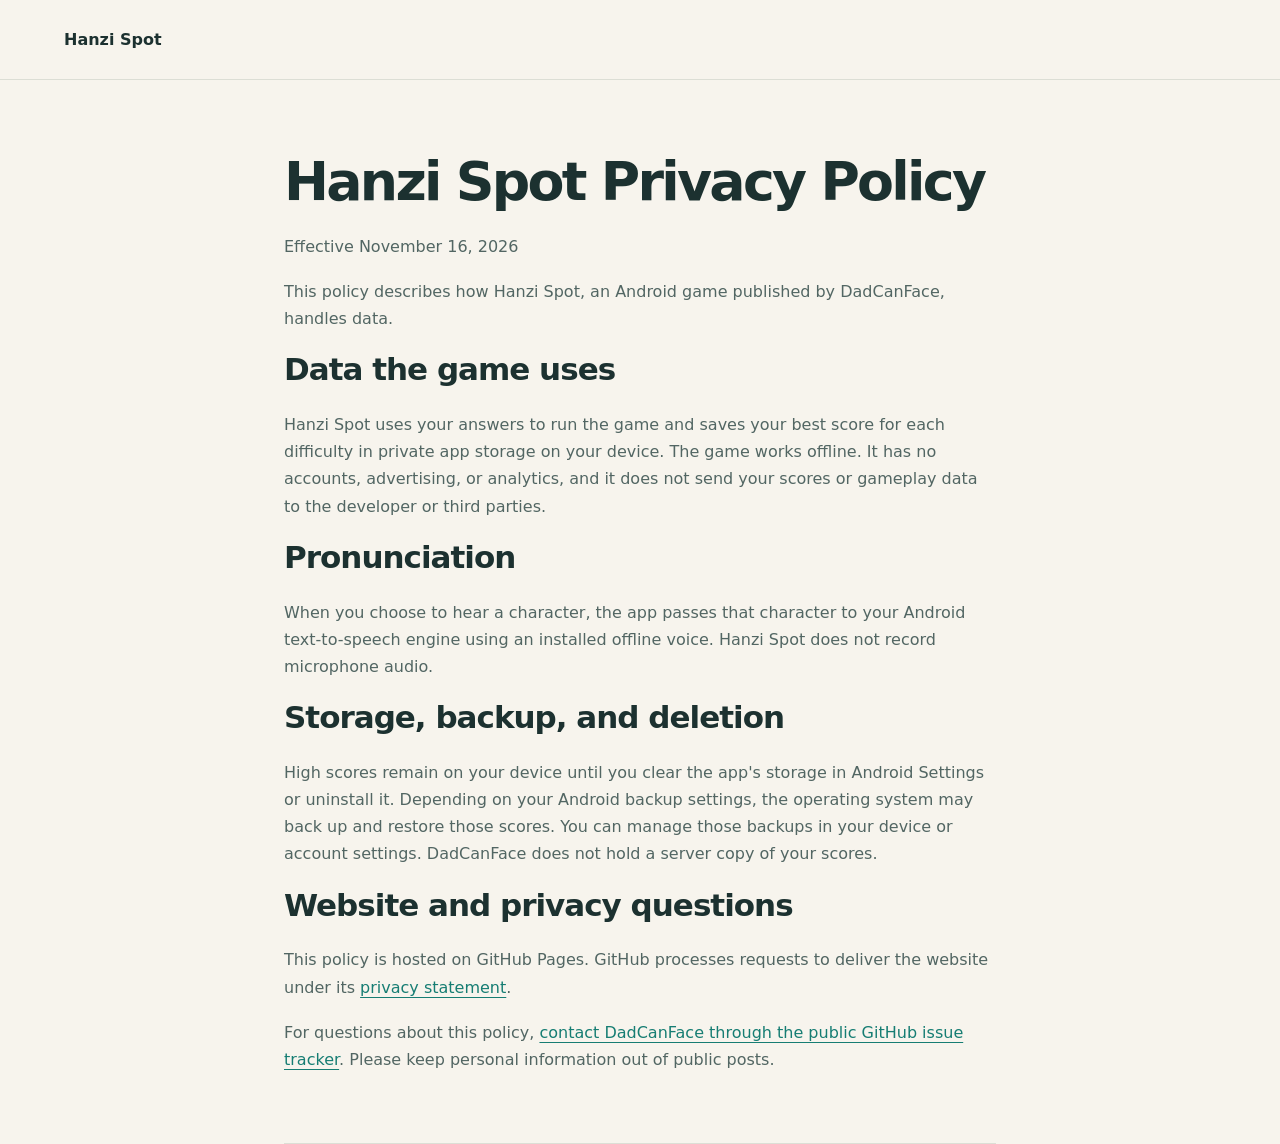
<file: docs/privacy/index.html>
<!doctype html>
<html lang="en">
<head>
  <meta charset="utf-8">
  <meta name="viewport" content="width=device-width, initial-scale=1">
  <title>Privacy Policy | Hanzi Spot</title>
  <link rel="stylesheet" href="../style.css">
</head>
<body>
  <header><a class="brand" href="../">Hanzi Spot</a></header>
  <main style="max-width: 760px; margin: auto; padding: 0 24px">
    <section>
      <h1>Hanzi Spot Privacy Policy</h1>
      <p>Effective November 16, 2026</p>
      <p>This policy describes how Hanzi Spot, an Android game published by DadCanFace, handles data.</p>

      <h2>Data the game uses</h2>
      <p>Hanzi Spot uses your answers to run the game and saves your best score for each difficulty in private app storage on your device. The game works offline. It has no accounts, advertising, or analytics, and it does not send your scores or gameplay data to the developer or third parties.</p>

      <h2>Pronunciation</h2>
      <p>When you choose to hear a character, the app passes that character to your Android text-to-speech engine using an installed offline voice. Hanzi Spot does not record microphone audio.</p>

      <h2>Storage, backup, and deletion</h2>
      <p>High scores remain on your device until you clear the app's storage in Android Settings or uninstall it. Depending on your Android backup settings, the operating system may back up and restore those scores. You can manage those backups in your device or account settings. DadCanFace does not hold a server copy of your scores.</p>

      <h2>Website and privacy questions</h2>
      <p>This policy is hosted on GitHub Pages. GitHub processes requests to deliver the website under its <a href="https://docs.github.com/en/site-policy/privacy-policies/github-general-privacy-statement">privacy statement</a>.</p>
      <p>For questions about this policy, <a href="https://github.com/DadCanFace/HanziSpot/issues/new">contact DadCanFace through the public GitHub issue tracker</a>. Please keep personal information out of public posts.</p>
    </section>
  </main>
</body>
</html>
</file>
<file: doc/style.css>
:root{--paper:#f7f4ed;--ink:#1c3130;--teal:#167d73;--line:#dcded5;--muted:#526663;--white:#fffefa}*{box-sizing:border-box}html{scroll-behavior:smooth;scroll-padding-top:100px}body{margin:0;background:var(--paper);color:var(--ink);font:16px/1.7 system-ui,-apple-system,"Segoe UI",sans-serif}a{color:var(--teal);text-underline-offset:4px}button,input{font:inherit}button,a,input,summary{-webkit-tap-highlight-color:transparent}a:focus-visible,button:focus-visible,input:focus-visible,summary:focus-visible{outline:3px solid #bd6a26;outline-offset:5px}header{height:80px;position:sticky;top:0;z-index:10;background:var(--paper);border-bottom:1px solid var(--line);display:flex;align-items:center;justify-content:space-between;padding:0 5vw}.brand{display:flex;align-items:center;gap:12px;font-weight:750;color:var(--ink);text-decoration:none}.mark{width:40px;height:40px;background:var(--teal);color:white;display:grid;place-items:center;border-radius:12px;font-size:24px}.tag{font-size:10px;letter-spacing:1.5px;border-left:1px solid var(--line);padding-left:12px;color:var(--muted)}.github{font-size:13px;text-decoration:none;font-weight:600}.layout{max-width:1400px;margin:auto;display:grid;grid-template-columns:230px minmax(0,1fr);gap:5vw;padding:0 5vw}aside{position:sticky;top:110px;height:calc(100vh - 150px);padding-top:30px}.nav-label,.eyebrow{font-size:11px;letter-spacing:2px;font-weight:750;color:var(--teal)}nav{display:grid;gap:4px;margin-top:20px}nav a{font-size:14px;text-decoration:none;color:var(--muted);padding:9px 12px;border-radius:7px}nav a:hover,nav a.active{background:#e5ebe2;color:var(--teal)}.aside-note{border-top:1px solid var(--line);margin:40px 12px 0;padding-top:25px;font-size:12px;color:var(--muted)}.aside-note span{font-size:22px;color:var(--teal);line-height:2.4}main{min-width:0}.hero{position:relative;padding:70px 260px 55px 0;min-height:380px;border:0}h1{font-size:clamp(36px,4.2vw,62px);line-height:1.13;letter-spacing:-2.7px;font-weight:650;margin:20px 0}h1 em{font-family:Georgia,serif;font-weight:400;color:var(--teal)}.lede{font-size:17px;color:var(--muted);max-width:530px}.actions{display:flex;align-items:center;gap:20px;flex-wrap:wrap;margin-top:28px;font-size:13px;font-weight:650}.actions a{text-decoration:none}.primary{background:var(--teal);color:white;padding:12px 18px;border-radius:8px}.hero-pair{position:absolute;right:0;top:95px;width:224px;padding:26px 16px 15px;background:#e9e9df;border-radius:100px 100px 18px 18px;display:flex;align-items:center;justify-content:center;gap:9px;flex-wrap:wrap;transform:rotate(2deg)}.hero-pair div{text-align:center}.hero-pair div span{font-family:serif;display:block;font-size:65px;line-height:1.5}.hero-pair small{font-size:8px;letter-spacing:1px}.hero-pair b{color:var(--teal);font-weight:400}.hero-pair p{width:100%;text-align:center;font-size:12px;border-top:1px solid #ccd2c6;padding-top:12px;margin:5px 0}.hero-pair p span{color:#6e8980;margin:0 6px}.facts{display:grid;grid-template-columns:repeat(4,1fr);border-top:1px solid var(--line);border-bottom:1px solid var(--line);padding:22px 0}.facts div{display:grid;border-right:1px solid var(--line);padding-left:20px}.facts div:first-child{padding-left:0}.facts div:last-child{border:0}.facts strong{font-size:30px;font-family:Georgia,serif;color:var(--teal);font-weight:400}.facts span{font-size:11px;color:var(--muted)}section{padding:52px 0;border-bottom:1px solid var(--line)}h2{font-size:31px;letter-spacing:-1px;font-weight:650;line-height:1.25;margin:12px 0 22px}h3{font-size:18px;margin:26px 0 8px}p{margin:10px 0 18px}section>p,li{color:var(--muted)}li{padding-left:5px;margin:9px 0}strong{color:var(--ink)}.steps{counter-reset:step;list-style:none;padding-left:0;margin-top:26px}.steps li{position:relative;padding-left:52px;counter-increment:step}.steps li:before{content:counter(step,decimal-leading-zero);position:absolute;left:0;top:3px;width:32px;height:32px;border:1px solid var(--line);border-radius:50%;text-align:center;font-size:12px;line-height:32px;color:var(--teal)}.steps h3{margin:0;color:var(--ink)}.callout{border-left:3px solid #bb822a;background:#f0e9d9;padding:18px 22px;margin:28px 0;border-radius:0 8px 8px 0;font-size:14px}.callout p{margin:6px 0}.neutral{background:#e9eee7;border-color:var(--teal)}code{font-size:12px;overflow-wrap:anywhere;background:#e9eae1;padding:3px 5px;border-radius:4px;color:#30544d}pre{margin:0 0 18px;background:#203d39;padding:18px 20px;border-radius:0 0 8px 8px;overflow:auto}pre code{background:none;color:#e6f4da;padding:0;white-space:pre;overflow-wrap:normal}.code-head{background:#2c4c46;color:#d4e1d5;padding:9px 20px;display:flex;justify-content:space-between;align-items:center;font-size:11px;border-radius:8px 8px 0 0}.copy{border:1px solid #60786e;background:none;color:white;border-radius:4px;padding:3px 10px;cursor:pointer;font-size:11px}.play-example{background:#e9eee7;padding:28px;border-radius:14px;display:grid;grid-template-columns:1fr 210px;gap:28px;margin:26px 0}.play-example h3{margin-top:0}.play-example p{font-size:14px}.text-button{border:0;padding:0;background:none;color:var(--teal);font-size:13px;text-decoration:underline;cursor:pointer}#demo-grid{display:grid;grid-template-columns:repeat(3,1fr);gap:7px;align-content:center}#demo-grid button{font-family:serif;font-size:30px;min-height:60px;border:1px solid #cdd8ca;border-radius:10px;background:var(--white);color:var(--ink);cursor:pointer}#demo-grid button:hover{border-color:var(--teal)}#demo-grid .correct{background:#b8e1d1}#demo-grid .wrong{background:#f8d5cc}#demo-grid button:disabled{cursor:default;opacity:1}.table-wrap{overflow-x:auto}table{border-collapse:collapse;width:100%;font-size:14px;text-align:left}caption{text-align:left;font-size:12px;color:var(--muted);margin:14px 0}th{color:var(--muted);font-size:11px;text-transform:uppercase;letter-spacing:.7px;background:#e9ebe3;padding:13px 14px}td{border-bottom:1px solid var(--line);padding:12px 14px}#pair-table td:nth-child(-n+2){font-size:28px;font-family:serif;line-height:1.5}#pair-table tbody tr:hover{background:#eeeee5}.search-label{display:block;font-size:12px;font-weight:650;margin-top:26px}input{border:1px solid #a9bcb1;background:var(--white);color:var(--ink);border-radius:8px;padding:12px 16px;width:100%;margin:8px 0 0}.result-count,.small{font-size:12px;color:var(--muted)}.flow{display:flex;align-items:center;gap:10px;flex-wrap:wrap;padding:20px 0;font-size:12px}.flow span{background:#e5ebe2;padding:10px 12px;border-radius:7px}.flow b{color:var(--teal)}details{border-bottom:1px solid var(--line);padding:17px 0}summary{font-weight:600;cursor:pointer;font-size:15px}details p{font-size:14px;margin:14px 20px}footer{padding:32px 0 40px;display:flex;justify-content:space-between;gap:18px;flex-wrap:wrap;font-size:11px;color:var(--muted)}footer .brand{font-size:13px}.sr-only{position:absolute;width:1px;height:1px;padding:0;margin:-1px;overflow:hidden;clip:rect(0,0,0,0);white-space:nowrap;border:0}.skip{position:fixed;left:20px;top:-100px;padding:10px 18px;background:white;z-index:100}.skip:focus{top:10px}[hidden]{display:none!important}@media(min-width:1500px){.hero{padding-right:300px}}@media(max-width:1050px){.layout{grid-template-columns:180px minmax(0,1fr);gap:28px}.hero{padding-right:0}.hero-pair{display:none}.play-example{grid-template-columns:1fr 190px}}@media(max-width:720px){header{height:68px;padding:0 20px}.layout{display:block;padding:0 22px}aside{position:static;height:auto;padding:18px 0 0}.nav-label,.aside-note{display:none}nav{display:flex;overflow-x:auto;margin:0;padding-bottom:12px;gap:5px;border-bottom:1px solid var(--line)}nav a{white-space:nowrap;font-size:12px;padding:7px 9px}.hero{padding:38px 0}.hero h1{font-size:43px;letter-spacing:-1.7px}.lede{font-size:16px}.facts div{padding-left:12px}.facts strong{font-size:25px}.facts span{font-size:10px}section{padding:38px 0}h2{font-size:27px}.play-example{grid-template-columns:1fr;padding:22px}#demo-grid{width:210px;margin:auto}.github{font-size:11px}.tag{display:none}td,th{padding:10px 9px}th{font-size:9px}#pair-table td:nth-child(-n+2){font-size:25px}footer{display:grid}.flow{gap:7px}.flow span{padding:8px}html{scroll-padding-top:80px}}@media(prefers-reduced-motion:reduce){html{scroll-behavior:auto}}@media print{header,aside,.actions,.copy,.text-button{display:none}.layout{display:block;padding:0}.hero-pair{display:none}.hero{padding:20px 0;min-height:0}section{break-inside:avoid}body{background:white;color:black}.table-wrap{overflow:visible}details p{display:block}}
</file>
<file: docs/style.css>
:root{--paper:#f7f4ed;--ink:#1c3130;--teal:#167d73;--line:#dcded5;--muted:#526663;--white:#fffefa}*{box-sizing:border-box}html{scroll-behavior:smooth;scroll-padding-top:100px}body{margin:0;background:var(--paper);color:var(--ink);font:16px/1.7 system-ui,-apple-system,"Segoe UI",sans-serif}a{color:var(--teal);text-underline-offset:4px}button,input{font:inherit}button,a,input,summary{-webkit-tap-highlight-color:transparent}a:focus-visible,button:focus-visible,input:focus-visible,summary:focus-visible{outline:3px solid #bd6a26;outline-offset:5px}header{height:80px;position:sticky;top:0;z-index:10;background:var(--paper);border-bottom:1px solid var(--line);display:flex;align-items:center;justify-content:space-between;padding:0 5vw}.brand{display:flex;align-items:center;gap:12px;font-weight:750;color:var(--ink);text-decoration:none}.mark{width:40px;height:40px;background:var(--teal);color:white;display:grid;place-items:center;border-radius:12px;font-size:24px}.tag{font-size:10px;letter-spacing:1.5px;border-left:1px solid var(--line);padding-left:12px;color:var(--muted)}.github{font-size:13px;text-decoration:none;font-weight:600}.layout{max-width:1400px;margin:auto;display:grid;grid-template-columns:230px minmax(0,1fr);gap:5vw;padding:0 5vw}aside{position:sticky;top:110px;height:calc(100vh - 150px);padding-top:30px}.nav-label,.eyebrow{font-size:11px;letter-spacing:2px;font-weight:750;color:var(--teal)}nav{display:grid;gap:4px;margin-top:20px}nav a{font-size:14px;text-decoration:none;color:var(--muted);padding:9px 12px;border-radius:7px}nav a:hover,nav a.active{background:#e5ebe2;color:var(--teal)}.aside-note{border-top:1px solid var(--line);margin:40px 12px 0;padding-top:25px;font-size:12px;color:var(--muted)}.aside-note span{font-size:22px;color:var(--teal);line-height:2.4}main{min-width:0}.hero{position:relative;padding:70px 260px 55px 0;min-height:380px;border:0}h1{font-size:clamp(36px,4.2vw,62px);line-height:1.13;letter-spacing:-2.7px;font-weight:650;margin:20px 0}h1 em{font-family:Georgia,serif;font-weight:400;color:var(--teal)}.lede{font-size:17px;color:var(--muted);max-width:530px}.actions{display:flex;align-items:center;gap:20px;flex-wrap:wrap;margin-top:28px;font-size:13px;font-weight:650}.actions a{text-decoration:none}.primary{background:var(--teal);color:white;padding:12px 18px;border-radius:8px}.hero-pair{position:absolute;right:0;top:95px;width:224px;padding:26px 16px 15px;background:#e9e9df;border-radius:100px 100px 18px 18px;display:flex;align-items:center;justify-content:center;gap:9px;flex-wrap:wrap;transform:rotate(2deg)}.hero-pair div{text-align:center}.hero-pair div span{font-family:serif;display:block;font-size:65px;line-height:1.5}.hero-pair small{font-size:8px;letter-spacing:1px}.hero-pair b{color:var(--teal);font-weight:400}.hero-pair p{width:100%;text-align:center;font-size:12px;border-top:1px solid #ccd2c6;padding-top:12px;margin:5px 0}.hero-pair p span{color:#6e8980;margin:0 6px}.facts{display:grid;grid-template-columns:repeat(4,1fr);border-top:1px solid var(--line);border-bottom:1px solid var(--line);padding:22px 0}.facts div{display:grid;border-right:1px solid var(--line);padding-left:20px}.facts div:first-child{padding-left:0}.facts div:last-child{border:0}.facts strong{font-size:30px;font-family:Georgia,serif;color:var(--teal);font-weight:400}.facts span{font-size:11px;color:var(--muted)}section{padding:52px 0;border-bottom:1px solid var(--line)}h2{font-size:31px;letter-spacing:-1px;font-weight:650;line-height:1.25;margin:12px 0 22px}h3{font-size:18px;margin:26px 0 8px}p{margin:10px 0 18px}section>p,li{color:var(--muted)}li{padding-left:5px;margin:9px 0}strong{color:var(--ink)}.steps{counter-reset:step;list-style:none;padding-left:0;margin-top:26px}.steps li{position:relative;padding-left:52px;counter-increment:step}.steps li:before{content:counter(step,decimal-leading-zero);position:absolute;left:0;top:3px;width:32px;height:32px;border:1px solid var(--line);border-radius:50%;text-align:center;font-size:12px;line-height:32px;color:var(--teal)}.steps h3{margin:0;color:var(--ink)}.callout{border-left:3px solid #bb822a;background:#f0e9d9;padding:18px 22px;margin:28px 0;border-radius:0 8px 8px 0;font-size:14px}.callout p{margin:6px 0}.neutral{background:#e9eee7;border-color:var(--teal)}code{font-size:12px;overflow-wrap:anywhere;background:#e9eae1;padding:3px 5px;border-radius:4px;color:#30544d}pre{margin:0 0 18px;background:#203d39;padding:18px 20px;border-radius:0 0 8px 8px;overflow:auto}pre code{background:none;color:#e6f4da;padding:0;white-space:pre;overflow-wrap:normal}.code-head{background:#2c4c46;color:#d4e1d5;padding:9px 20px;display:flex;justify-content:space-between;align-items:center;font-size:11px;border-radius:8px 8px 0 0}.copy{border:1px solid #60786e;background:none;color:white;border-radius:4px;padding:3px 10px;cursor:pointer;font-size:11px}.play-example{background:#e9eee7;padding:28px;border-radius:14px;display:grid;grid-template-columns:1fr 210px;gap:28px;margin:26px 0}.play-example h3{margin-top:0}.play-example p{font-size:14px}.text-button{border:0;padding:0;background:none;color:var(--teal);font-size:13px;text-decoration:underline;cursor:pointer}#demo-grid{display:grid;grid-template-columns:repeat(3,1fr);gap:7px;align-content:center}#demo-grid button{font-family:serif;font-size:30px;min-height:60px;border:1px solid #cdd8ca;border-radius:10px;background:var(--white);color:var(--ink);cursor:pointer}#demo-grid button:hover{border-color:var(--teal)}#demo-grid .correct{background:#b8e1d1}#demo-grid .wrong{background:#f8d5cc}#demo-grid button:disabled{cursor:default;opacity:1}.table-wrap{overflow-x:auto}table{border-collapse:collapse;width:100%;font-size:14px;text-align:left}caption{text-align:left;font-size:12px;color:var(--muted);margin:14px 0}th{color:var(--muted);font-size:11px;text-transform:uppercase;letter-spacing:.7px;background:#e9ebe3;padding:13px 14px}td{border-bottom:1px solid var(--line);padding:12px 14px}#pair-table td:nth-child(-n+2){font-size:28px;font-family:serif;line-height:1.5}#pair-table tbody tr:hover{background:#eeeee5}.search-label{display:block;font-size:12px;font-weight:650;margin-top:26px}input{border:1px solid #a9bcb1;background:var(--white);color:var(--ink);border-radius:8px;padding:12px 16px;width:100%;margin:8px 0 0}.result-count,.small{font-size:12px;color:var(--muted)}.flow{display:flex;align-items:center;gap:10px;flex-wrap:wrap;padding:20px 0;font-size:12px}.flow span{background:#e5ebe2;padding:10px 12px;border-radius:7px}.flow b{color:var(--teal)}details{border-bottom:1px solid var(--line);padding:17px 0}summary{font-weight:600;cursor:pointer;font-size:15px}details p{font-size:14px;margin:14px 20px}footer{padding:32px 0 40px;display:flex;justify-content:space-between;gap:18px;flex-wrap:wrap;font-size:11px;color:var(--muted)}footer .brand{font-size:13px}.sr-only{position:absolute;width:1px;height:1px;padding:0;margin:-1px;overflow:hidden;clip:rect(0,0,0,0);white-space:nowrap;border:0}.skip{position:fixed;left:20px;top:-100px;padding:10px 18px;background:white;z-index:100}.skip:focus{top:10px}[hidden]{display:none!important}@media(min-width:1500px){.hero{padding-right:300px}}@media(max-width:1050px){.layout{grid-template-columns:180px minmax(0,1fr);gap:28px}.hero{padding-right:0}.hero-pair{display:none}.play-example{grid-template-columns:1fr 190px}}@media(max-width:720px){header{height:68px;padding:0 20px}.layout{display:block;padding:0 22px}aside{position:static;height:auto;padding:18px 0 0}.nav-label,.aside-note{display:none}nav{display:flex;overflow-x:auto;margin:0;padding-bottom:12px;gap:5px;border-bottom:1px solid var(--line)}nav a{white-space:nowrap;font-size:12px;padding:7px 9px}.hero{padding:38px 0}.hero h1{font-size:43px;letter-spacing:-1.7px}.lede{font-size:16px}.facts div{padding-left:12px}.facts strong{font-size:25px}.facts span{font-size:10px}section{padding:38px 0}h2{font-size:27px}.play-example{grid-template-columns:1fr;padding:22px}#demo-grid{width:210px;margin:auto}.github{font-size:11px}.tag{display:none}td,th{padding:10px 9px}th{font-size:9px}#pair-table td:nth-child(-n+2){font-size:25px}footer{display:grid}.flow{gap:7px}.flow span{padding:8px}html{scroll-padding-top:80px}}@media(prefers-reduced-motion:reduce){html{scroll-behavior:auto}}@media print{header,aside,.actions,.copy,.text-button{display:none}.layout{display:block;padding:0}.hero-pair{display:none}.hero{padding:20px 0;min-height:0}section{break-inside:avoid}body{background:white;color:black}.table-wrap{overflow:visible}details p{display:block}}
</file>
